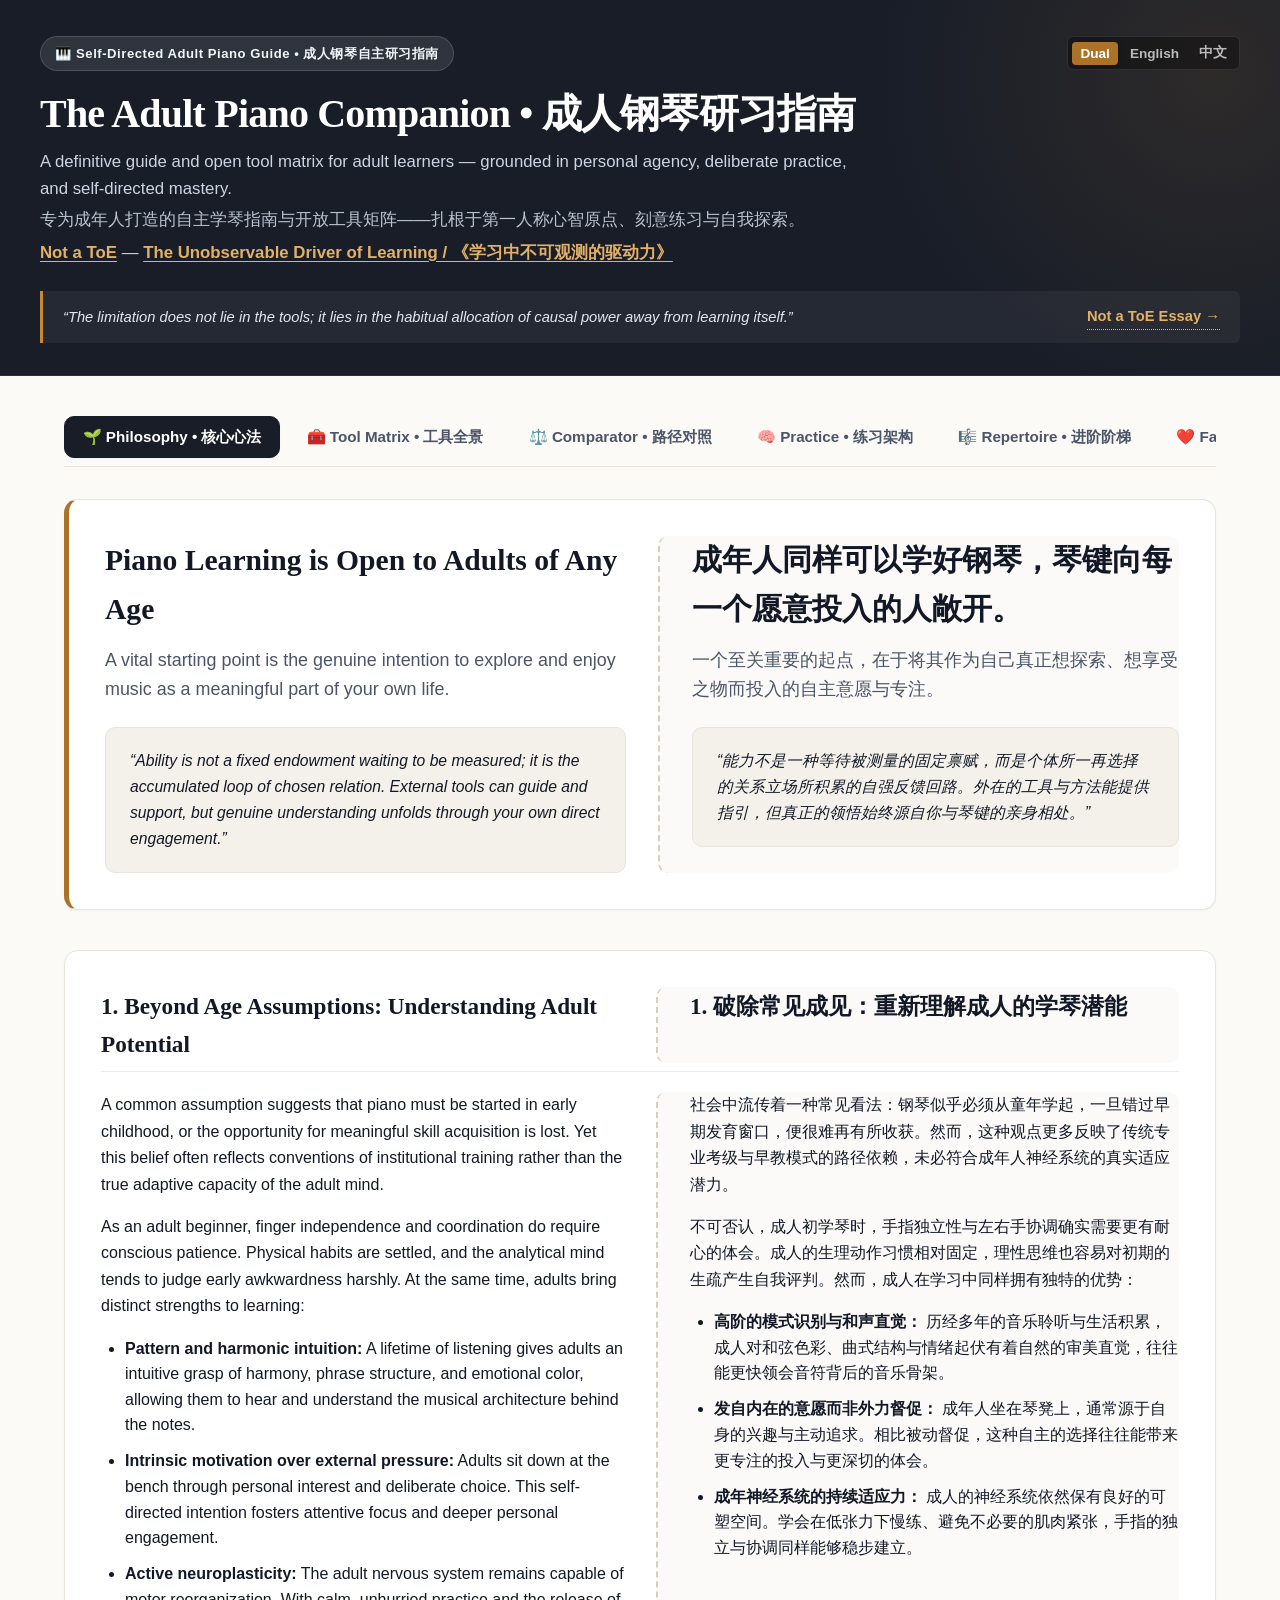
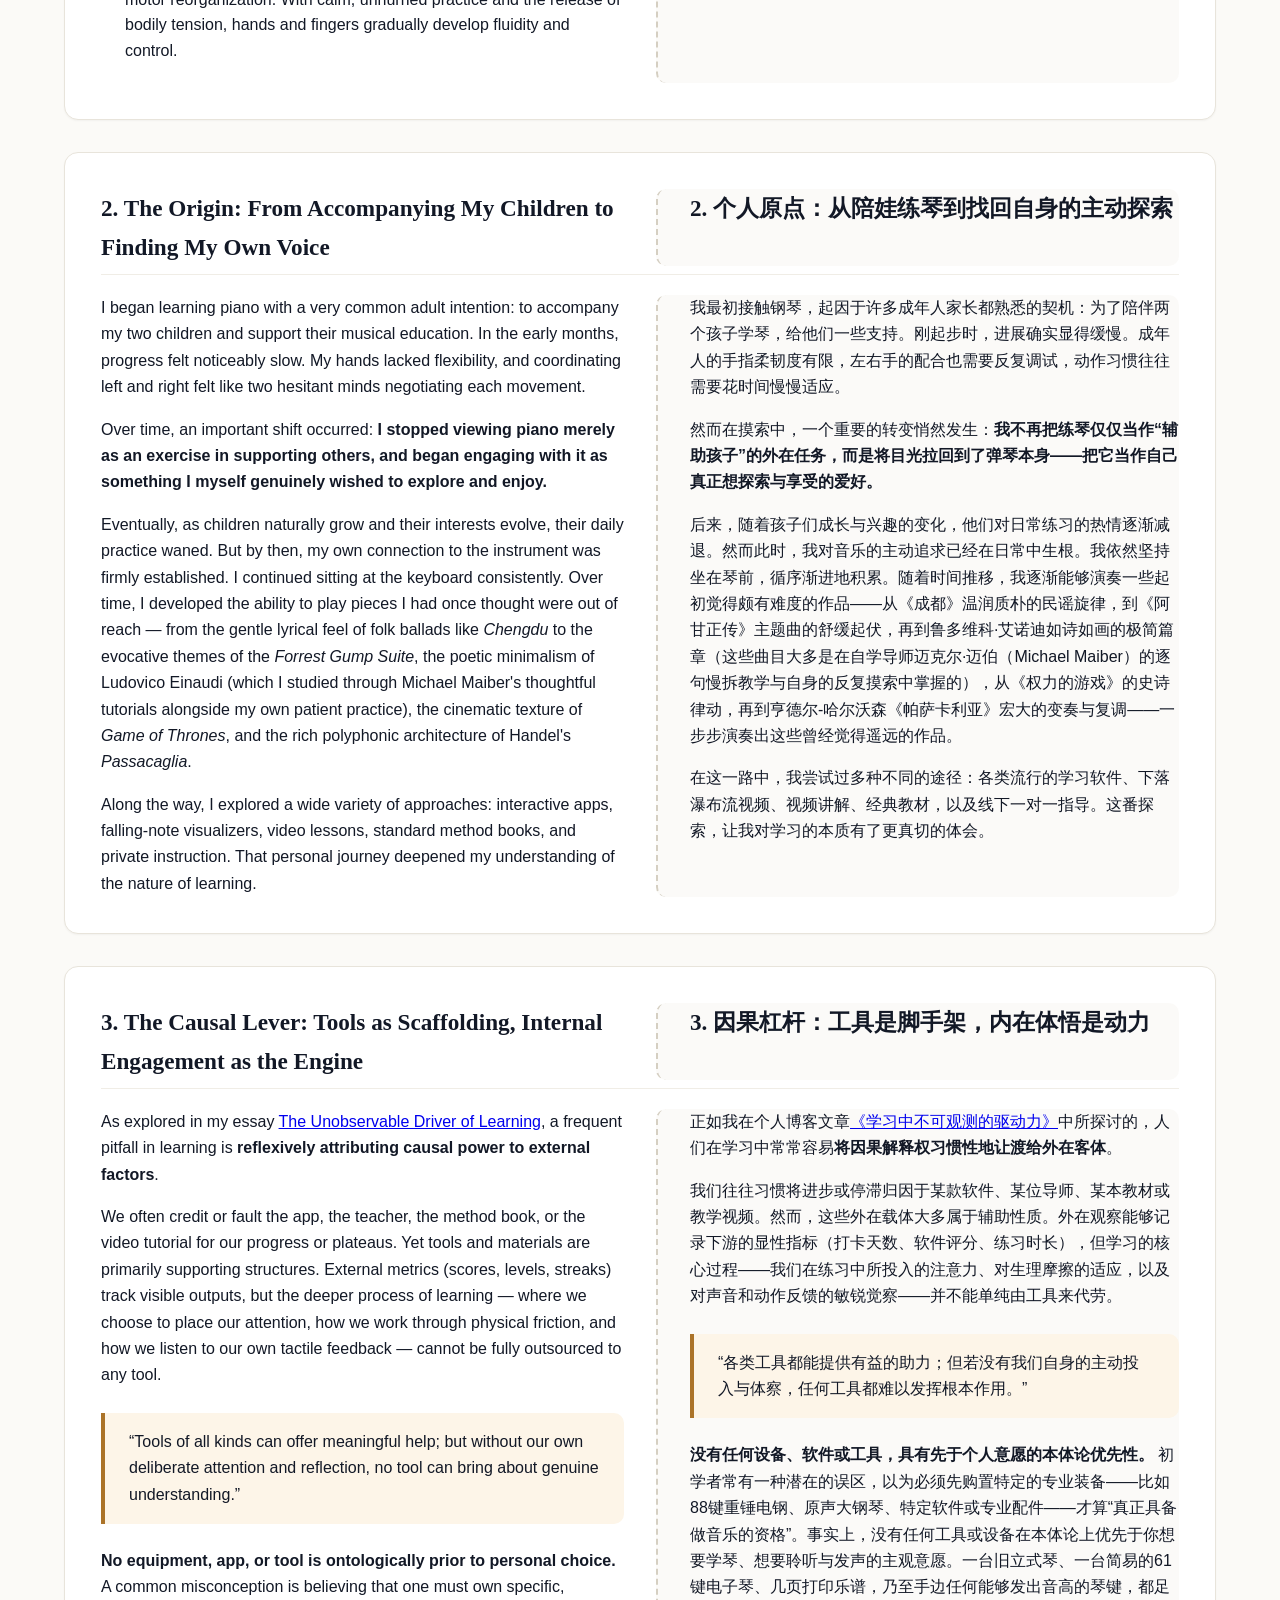
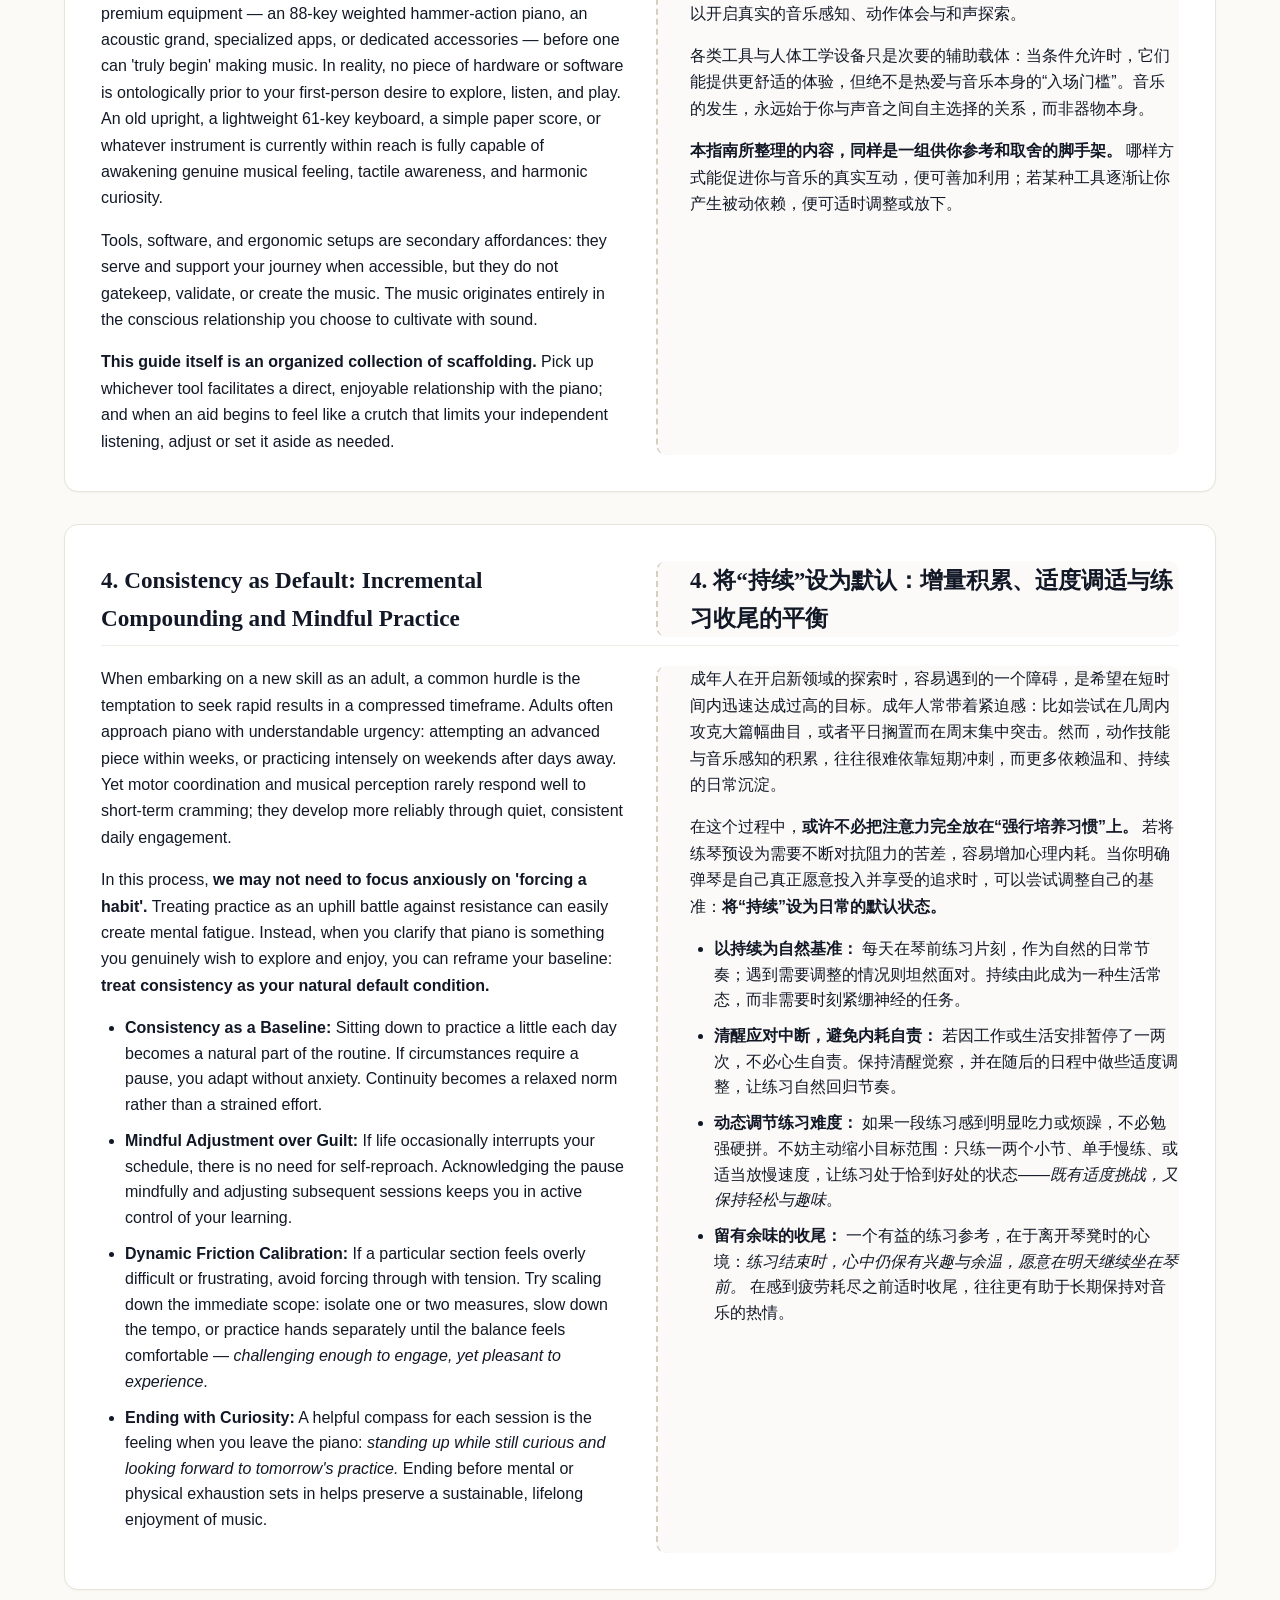
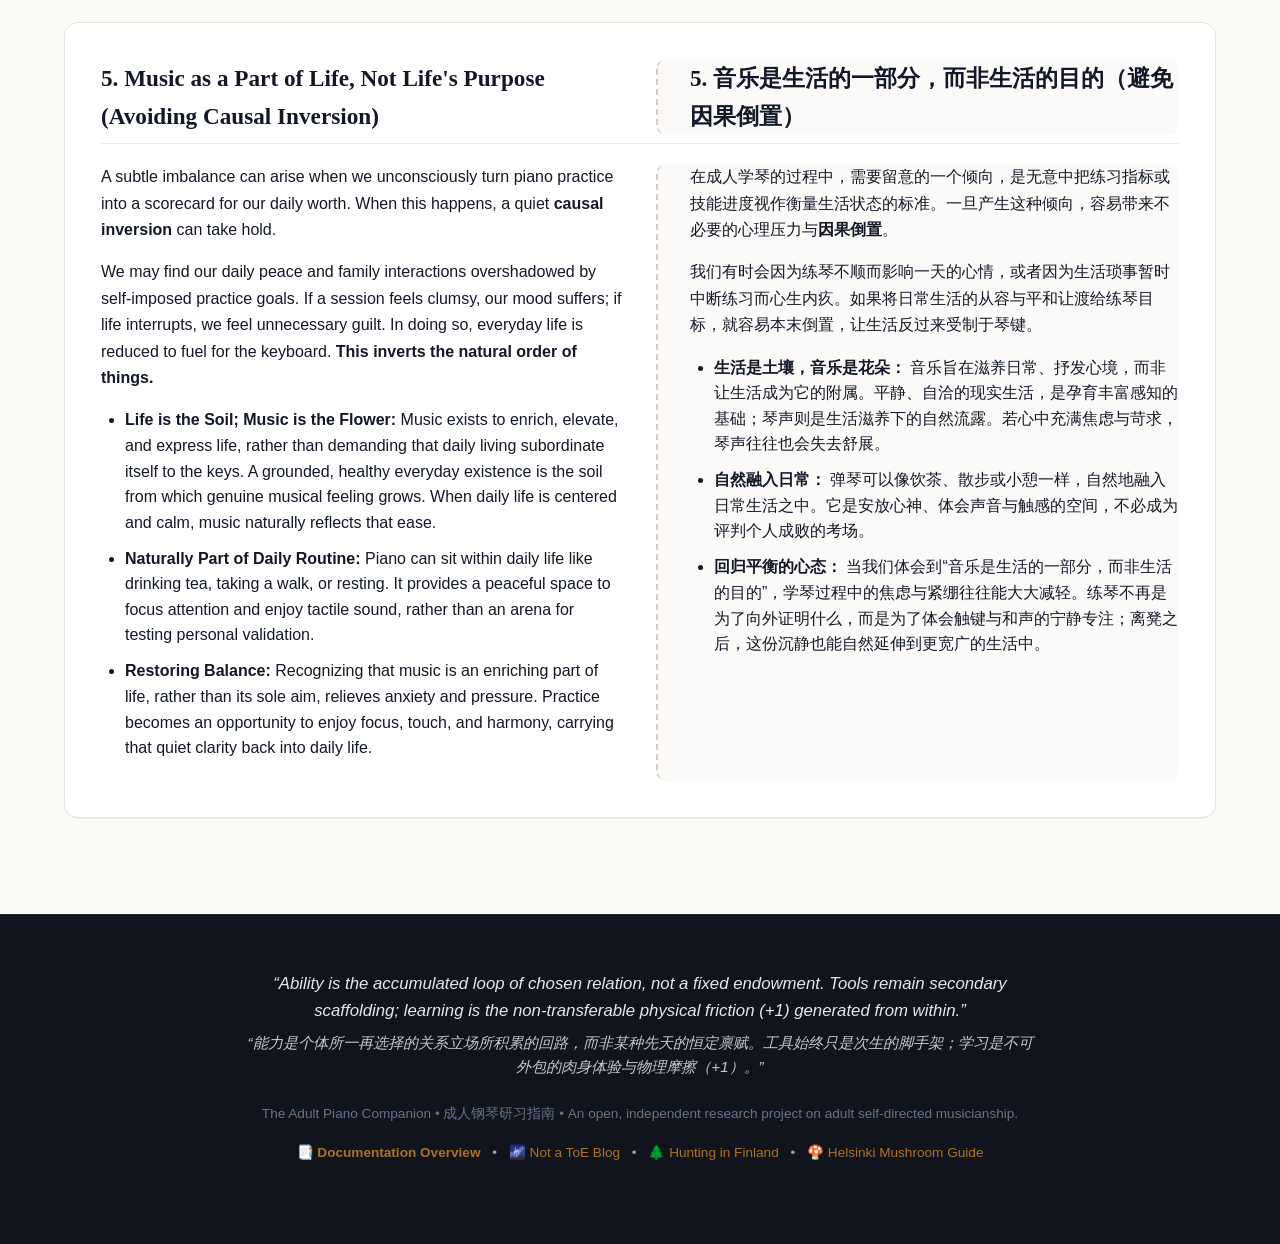
<file: index.html>
<!DOCTYPE html>
<html lang="en">
<head>
  <meta charset="UTF-8">
  <meta name="viewport" content="width=device-width, initial-scale=1.0">
  <title>The Adult Piano Companion • 成人钢琴研习指南与工具全景</title>
  <meta name="description" content="A definitive, minimal, and elegant guide to learning piano as an adult. Comprehensive tool matrix, trade-off comparisons, deliberate practice frameworks, and curated repertoire ladders grounded in personal agency.">
  <meta http-equiv="Cache-Control" content="no-cache, no-store, must-revalidate">
  <meta http-equiv="Pragma" content="no-cache">
  <meta http-equiv="Expires" content="0">
  <link rel="stylesheet" href="styles.css?v=20260910">
  <link rel="icon" href="data:image/svg+xml,<svg xmlns=%22http://www.w3.org/2000/svg%22 viewBox=%220 0 100 100%22><text y=%22.9em%22 font-size=%2290%22>🎹</text></svg>">
</head>
<body>

  <!-- Site Header -->
  <header id="site-header">
    <div class="header-container">
      <div class="header-top-bar">
        <span id="site-badge" class="site-badge">🎹 Self-Directed Adult Piano Guide</span>

        <!-- Language Switcher: Dual / English / 中文 -->
        <div class="lang-switcher-wrapper" aria-label="Language Mode">
          <div class="lang-row">
            <button class="lang-btn active" data-mode="dual">Dual</button>
            <button class="lang-btn" data-mode="en">English</button>
            <button class="lang-btn" data-mode="zh">中文</button>
          </div>
        </div>
      </div>

      <h1 id="site-title">The Adult Piano Companion</h1>
      <p id="site-subtitle">
        A definitive guide and open tool matrix for adult learners — grounded in personal agency, deliberate practice, and the living philosophy of self-directed mastery.
      </p>

      <!-- Ground Quote Bar -->
      <div class="ground-quote-bar">
        <span>“The limitation does not lie in the tools; it lies in the habitual allocation of causal power away from learning itself.”</span>
        <a href="https://powerpig99.github.io/not-a-toe/posts/the-unobservable-driver-of-learning/" target="_blank" rel="noopener noreferrer">Not a ToE Essay →</a>
      </div>
    </div>
  </header>

  <!-- Main Content -->
  <main>
    <!-- Navigation Tabs -->
    <div class="nav-tabs-wrapper">
      <nav class="nav-tabs" aria-label="Main Navigation">
        <button id="tab-btn-philosophy" class="tab-btn active" data-tab="philosophy">🌱 Philosophy & Ground</button>
        <button id="tab-btn-matrix" class="tab-btn" data-tab="matrix">🧰 Tool Matrix</button>
        <button id="tab-btn-comparator" class="tab-btn" data-tab="comparator">⚖️ Trade-off Comparator</button>
        <button id="tab-btn-practice" class="tab-btn" data-tab="practice">🧠 Practice Architecture</button>
        <button id="tab-btn-repertoire" class="tab-btn" data-tab="repertoire">🎼 Repertoire Ladder</button>
        <button id="tab-btn-favorites" class="tab-btn" data-tab="favorites">❤️ Resources I Enjoy</button>
      </nav>
    </div>

    <!-- TAB 1: Philosophy & Ground -->
    <section id="tab-philosophy" class="tab-pane active">
      <div id="philosophy-content">
        <!-- Rendered by app.js -->
      </div>
    </section>

    <!-- TAB 2: Tool Matrix -->
    <section id="tab-matrix" class="tab-pane">
      <div class="section-intro">
        <h2 id="matrix-section-title" class="section-title">Curated Tool & Resource Matrix</h2>
        <p id="matrix-section-subtitle" class="section-subtitle">As long as you want to learn, any equipment within reach can get you started; better equipment simply does a better job supporting your journey. Tools are always secondary to personal choice.</p>
      </div>

      <!-- Search & Filters -->
      <div class="controls-panel">
        <div class="search-box">
          <span class="search-icon">🔍</span>
          <input type="text" id="search-input" class="search-input" placeholder="Search by tool, book, app, author, technique, or keyword...">
        </div>

        <div class="filters-wrapper">
          <!-- Category Filter -->
          <div class="filter-row">
            <span class="filter-label">Category:</span>
            <div class="pill-group">
              <button id="filter-cat-all" class="pill-btn active" data-cat="all">All Categories</button>
              <button id="filter-cat-apps" class="pill-btn" data-cat="apps">Interactive Apps</button>
              <button id="filter-cat-scores" class="pill-btn" data-cat="scores">Sheet Music & Readers</button>
              <button id="filter-cat-theory" class="pill-btn" data-cat="theory">Ear Training & Theory</button>
              <button id="filter-cat-youtube" class="pill-btn" data-cat="youtube">YouTube Mentors</button>
              <button id="filter-cat-books" class="pill-btn" data-cat="books">Method Books & Literature</button>
              <button id="filter-cat-hardware" class="pill-btn" data-cat="hardware">Hardware & Ergonomics</button>
            </div>
          </div>

          <!-- Skill Level Filter -->
          <div class="filter-row">
            <span class="filter-label">Level:</span>
            <div class="pill-group">
              <button id="filter-level-all" class="pill-btn active" data-level="all">All Stages</button>
              <button id="filter-level-beginner" class="pill-btn" data-level="beginner">Absolute Beginner</button>
              <button id="filter-level-intermediate" class="pill-btn" data-level="intermediate">Intermediate</button>
              <button id="filter-level-advanced" class="pill-btn" data-level="advanced">Advanced</button>
            </div>
          </div>

          <!-- Cost Filter -->
          <div class="filter-row">
            <span class="filter-label">Cost:</span>
            <div class="pill-group">
              <button id="filter-cost-all" class="pill-btn active" data-cost="all">Any Cost</button>
              <button id="filter-cost-free" class="pill-btn" data-cost="free">Free / Open</button>
              <button id="filter-cost-paid" class="pill-btn" data-cost="paid">Paid / Sub</button>
            </div>
          </div>
        </div>
      </div>

      <!-- Results Meta -->
      <div class="tool-results-bar">
        <span id="tool-count">Showing 34 curated resources</span>
      </div>

      <!-- Tools Grid -->
      <div id="tool-grid" class="tool-grid">
        <!-- Rendered by app.js -->
      </div>
    </section>

    <!-- TAB 3: Trade-off Comparator -->
    <section id="tab-comparator" class="tab-pane">
      <div class="section-intro">
        <h2 id="comparator-section-title" class="section-title">Critical Trade-offs in Adult Piano Learning</h2>
        <p id="comparator-section-subtitle" class="section-subtitle">Tools and setups are secondary scaffolding. Compare alternatives honestly to find what supports your personal journey without making gear the deciding factor.</p>
      </div>
      <div id="comparator-content">
        <!-- Rendered by app.js -->
      </div>
    </section>

    <!-- TAB 4: Practice Architecture & Neuroplasticity -->
    <section id="tab-practice" class="tab-pane">
      <div class="section-intro">
        <h2 id="practice-section-title" class="section-title">Adult Neuroplasticity & Practice Architecture</h2>
        <p id="practice-section-subtitle" class="section-subtitle">Adults do not lack neurological adaptability; they benefit from deliberate, tension-free feedback loops and unhurried daily practice.</p>
      </div>
      <div id="practice-content">
        <!-- Rendered by app.js -->
      </div>
    </section>

    <!-- TAB 5: Repertoire Ladder -->
    <section id="tab-repertoire" class="tab-pane">
      <div class="section-intro">
        <h2 id="repertoire-section-title" class="section-title">Curated Adult Repertoire Ladder</h2>
        <p id="repertoire-section-subtitle" class="section-subtitle">Progressive musical milestones that respect adult sensibilities — from foundational coordination to expressive masterpieces like Chengdu, Forrest Gump, and Handel's Passacaglia.</p>
      </div>
      <div id="repertoire-content">
        <!-- Rendered by app.js -->
      </div>
    </section>

    <!-- TAB 6: Resources I Enjoy -->
    <section id="tab-favorites" class="tab-pane">
      <div class="section-intro">
        <h2 id="favorites-section-title" class="section-title">Resources I Enjoy & Aesthetic Inspirations</h2>
        <p id="favorites-section-subtitle" class="section-subtitle">Beyond mechanical drills lies the true wellspring of music: the artists, arrangements, and channels that sustain genuine aesthetic joy and fuel daily deliberate practice.</p>
      </div>
      <div id="favorites-content">
        <!-- Rendered by app.js -->
      </div>
    </section>
  </main>

  <!-- Tool Detail Modal Drawer -->
  <div id="tool-modal-overlay" class="modal-overlay" role="dialog" aria-modal="true">
    <div class="modal-content">
      <button id="tool-modal-close" class="modal-close-btn" aria-label="Close Modal">✕</button>
      <div id="tool-modal-body">
        <!-- Injected dynamically -->
      </div>
    </div>
  </div>

  <!-- Site Footer -->
  <footer id="site-footer">
    <div class="footer-container" style="max-width: 900px; margin: 0 auto;">
      <p id="footer-quote" class="footer-quote">
        “Ability is the accumulated loop of chosen relation, not a fixed endowment. Tools remain secondary scaffolding; learning is the non-transferable physical friction (+1) generated from within.”
      </p>
      <p id="footer-note" class="footer-note">
        The Adult Piano Companion • An open, independent research project on adult self-directed musicianship.
      </p>
      <p style="margin: 1rem 0; font-size: 0.85rem;">
        <a href="overview.html" style="color: var(--accent-bronze); text-decoration: none; margin: 0 0.5rem; font-weight: 600;">📑 Documentation Overview</a> •
        <a href="https://powerpig99.github.io/not-a-toe/" style="color: var(--accent-bronze); text-decoration: none; margin: 0 0.5rem;" target="_blank" rel="noopener">🌌 Not a ToE Blog</a> •
        <a href="https://powerpig99.github.io/hunting-in-finland/" style="color: var(--accent-bronze); text-decoration: none; margin: 0 0.5rem;" target="_blank" rel="noopener">🌲 Hunting in Finland</a> •
        <a href="https://powerpig99.github.io/helsinki-mushroom-guide/" style="color: var(--accent-bronze); text-decoration: none; margin: 0 0.5rem;" target="_blank" rel="noopener">🍄 Helsinki Mushroom Guide</a>
      </p>
    </div>
  </footer>

  <!-- Scripts -->
  <script src="i18n.js"></script>
  <script src="app.js"></script>
</body>
</html>
</file>
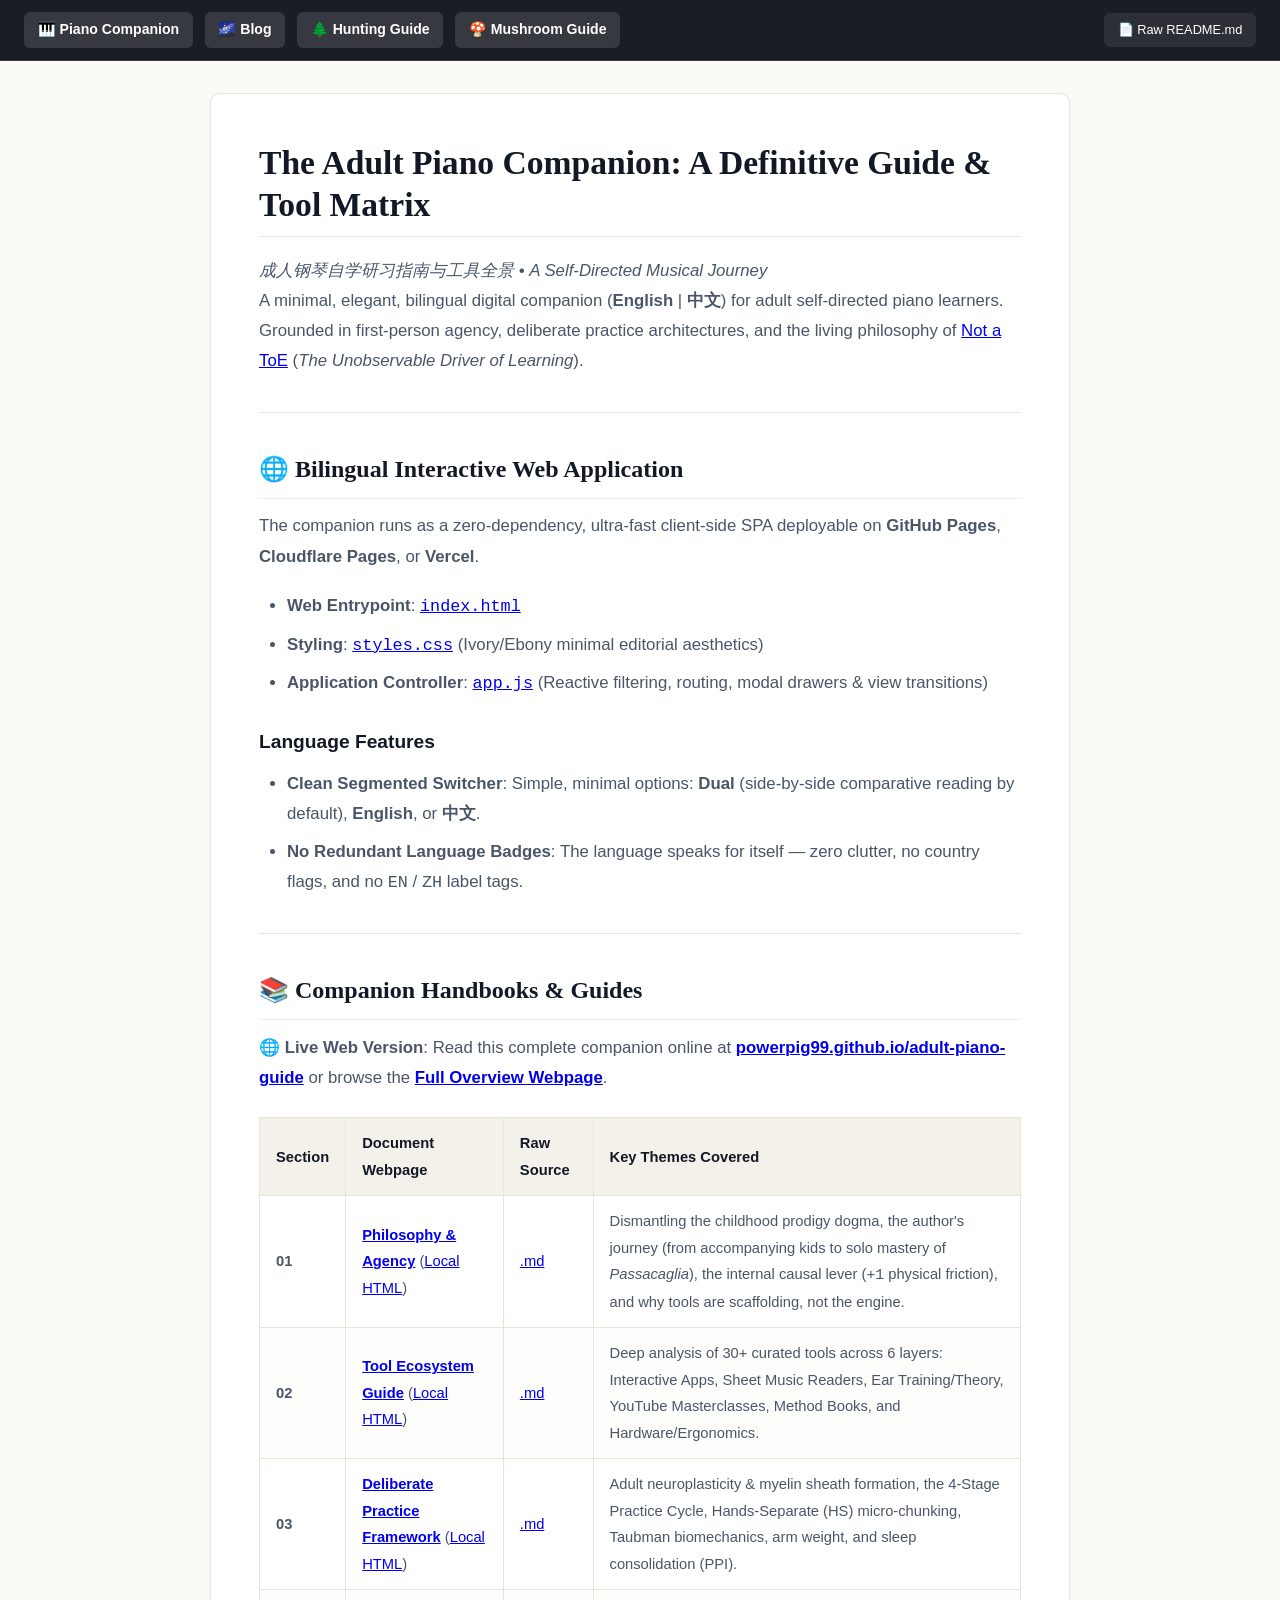
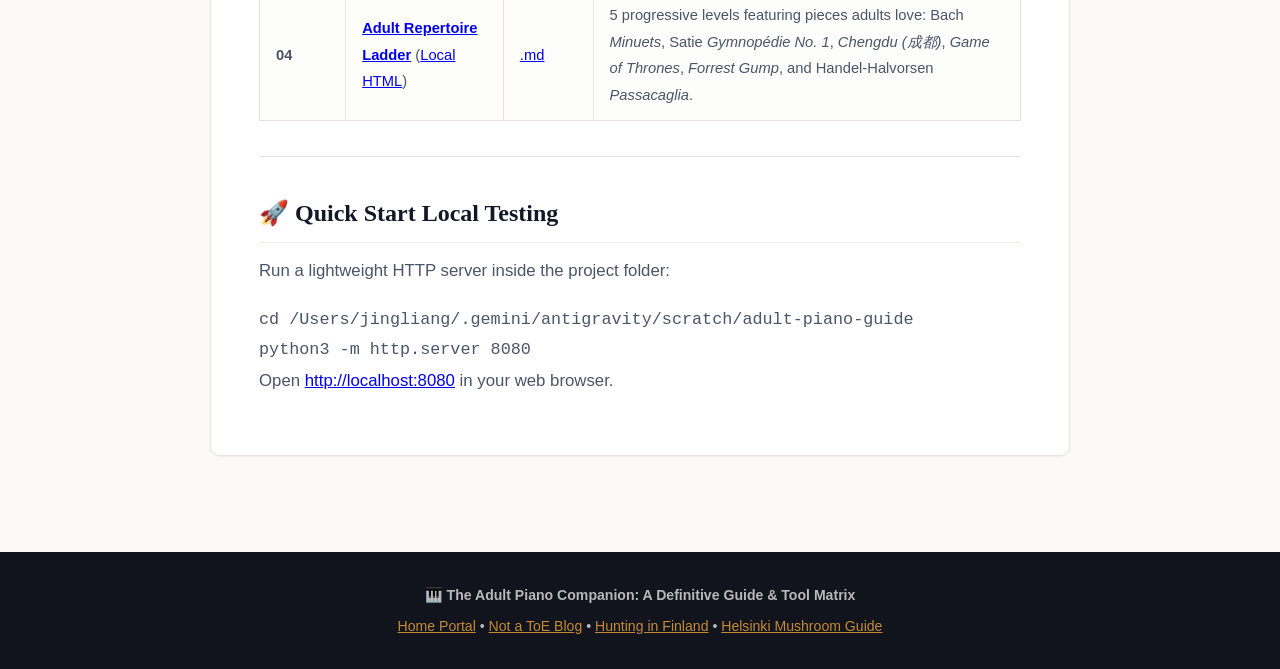
<file: overview.html>
<!DOCTYPE html>
<html lang="en">
<head>
  <meta charset="UTF-8">
  <meta name="viewport" content="width=device-width, initial-scale=1.0">
  <title>Overview & Complete Guide | The Adult Piano Companion (成人钢琴研习指南)</title>
  <link rel="stylesheet" href="styles.css">
  <style>
    body {
      background-color: var(--bg);
      color: var(--ink-primary);
      min-height: 100vh;
      display: flex;
      flex-direction: column;
      font-family: -apple-system, BlinkMacSystemFont, "Segoe UI", Roboto, Helvetica, Arial, "PingFang SC", "Hiragino Sans GB", "Microsoft YaHei", sans-serif;
    }
    .doc-sticky-header {
      position: sticky;
      top: 0;
      z-index: 100;
      background: rgba(17, 20, 28, 0.96);
      backdrop-filter: blur(12px);
      border-bottom: 1px solid rgba(255, 255, 255, 0.12);
      padding: 0.75rem 1.5rem;
      display: flex;
      align-items: center;
      justify-content: space-between;
      gap: 1rem;
      flex-wrap: wrap;
    }
    .doc-nav-left {
      display: flex;
      align-items: center;
      gap: 0.75rem;
      flex-wrap: wrap;
    }
    .doc-btn-back {
      color: #fff;
      text-decoration: none;
      display: inline-flex;
      align-items: center;
      gap: 0.4rem;
      font-weight: 600;
      font-size: 0.88rem;
      padding: 0.4rem 0.85rem;
      background: rgba(255, 255, 255, 0.12);
      border-radius: var(--radius-sm);
      transition: all 0.2s ease;
    }
    .doc-btn-back:hover {
      background: var(--accent-bronze);
      color: #fff;
      transform: translateX(-2px);
    }
    .doc-main-container {
      max-width: 900px;
      margin: 2rem auto;
      padding: 0 1.25rem 4rem;
      flex: 1;
      width: 100%;
    }
    .doc-card {
      background: var(--surface);
      border-radius: var(--radius-md);
      padding: 2.5rem 3rem;
      box-shadow: 0 1px 3px rgba(0,0,0,0.05);
      border: 1px solid var(--border);
    }
    .doc-content-area {
      line-height: 1.8;
      font-size: 1.05rem;
      color: var(--ink-secondary);
    }
    .doc-content-area h1 {
      font-size: 2.1rem;
      color: var(--ink-primary);
      margin-top: 0.5rem;
      margin-bottom: 1.2rem;
      line-height: 1.25;
      font-family: Georgia, Cambria, "Times New Roman", Times, serif;
      border-bottom: 1px solid var(--border);
      padding-bottom: 0.6rem;
    }
    .doc-content-area h2 {
      font-size: 1.5rem;
      color: var(--ink-primary);
      margin-top: 2.2rem;
      margin-bottom: 0.8rem;
      font-family: Georgia, Cambria, "Times New Roman", Times, serif;
      border-bottom: 1px solid var(--border-light);
      padding-bottom: 0.4rem;
    }
    .doc-content-area h3 {
      font-size: 1.2rem;
      color: var(--ink-primary);
      margin-top: 1.6rem;
      margin-bottom: 0.6rem;
    }
    .doc-content-area p {
      margin-bottom: 1.2rem;
    }
    .doc-content-area ul, .doc-content-area ol {
      margin-bottom: 1.3rem;
      padding-left: 1.75rem;
    }
    .doc-content-area li {
      margin-bottom: 0.45rem;
    }
    .table-container {
      width: 100%;
      overflow-x: auto;
      margin: 1.5rem 0;
    }
    table {
      width: 100%;
      border-collapse: collapse;
      font-size: 0.92rem;
    }
    th, td {
      border: 1px solid var(--border);
      padding: 0.75rem 1rem;
      text-align: left;
    }
    th {
      background: var(--bg-subtle);
      font-weight: 700;
      color: var(--ink-primary);
    }
    tr:nth-child(even) td {
      background: #fdfdfb;
    }
    hr {
      border: 0;
      border-top: 1px solid var(--border);
      margin: 2.2rem 0;
    }
  </style>
</head>
<body>

  <header class="doc-sticky-header">
    <div class="doc-nav-left">
      <a href="index.html" class="doc-btn-back">🎹 Piano Companion</a>
      <a href="https://powerpig99.github.io/not-a-toe/" class="doc-btn-back" target="_blank" rel="noopener" title="Author Blog (Not a ToE)">🌌 Blog</a>
      <a href="https://powerpig99.github.io/hunting-in-finland/" class="doc-btn-back" target="_blank" rel="noopener" title="Companion Guide: Hunting in Finland">🌲 Hunting Guide</a>
      <a href="https://powerpig99.github.io/helsinki-mushroom-guide/" class="doc-btn-back" target="_blank" rel="noopener" title="Companion Guide: Helsinki Mushroom Guide">🍄 Mushroom Guide</a>
    </div>
    <div>
      <a href="README.md" class="doc-btn-back" target="_blank" style="background:rgba(255,255,255,0.08); font-weight:normal; font-size:0.8rem;">📄 Raw README.md</a>
    </div>
  </header>

  <main class="doc-main-container">
    <article class="doc-card">
      <div class="doc-content-area">
        <h1>The Adult Piano Companion: A Definitive Guide & Tool Matrix</h1>
<em>成人钢琴自学研习指南与工具全景 • A Self-Directed Musical Journey</em>

<p>A minimal, elegant, bilingual digital companion (<strong>English</strong> | <strong>中文</strong>) for adult self-directed piano learners. Grounded in first-person agency, deliberate practice architectures, and the living philosophy of <a href="https://powerpig99.github.io/not-a-toe/" rel="noopener noreferrer">Not a ToE</a> (<em>The Unobservable Driver of Learning</em>).</p>

<hr>

<h2>🌐 Bilingual Interactive Web Application</h2>

<p>The companion runs as a zero-dependency, ultra-fast client-side SPA deployable on <strong>GitHub Pages</strong>, <strong>Cloudflare Pages</strong>, or <strong>Vercel</strong>.</p>

<ul>
  <li><strong>Web Entrypoint</strong>: <a href="index.html" rel="noopener noreferrer"><code>index.html</code></a></li>
  <li><strong>Styling</strong>: <a href="styles.css" rel="noopener noreferrer"><code>styles.css</code></a> (Ivory/Ebony minimal editorial aesthetics)</li>
  <li><strong>Application Controller</strong>: <a href="app.js" rel="noopener noreferrer"><code>app.js</code></a> (Reactive filtering, routing, modal drawers & view transitions)</li>
</ul>

<h3>Language Features</h3>
<ul>
  <li><strong>Clean Segmented Switcher</strong>: Simple, minimal options: <strong>Dual</strong> (side-by-side comparative reading by default), <strong>English</strong>, or <strong>中文</strong>.</li>
  <li><strong>No Redundant Language Badges</strong>: The language speaks for itself — zero clutter, no country flags, and no <code>EN</code> / <code>ZH</code> label tags.</li>
</ul>

<hr>

<h2>📚 Companion Handbooks & Guides</h2>

<blockquote>🌐 <strong>Live Web Version</strong>: Read this complete companion online at <a href="https://powerpig99.github.io/adult-piano-guide/" rel="noopener noreferrer"><strong>powerpig99.github.io/adult-piano-guide</strong></a> or browse the <a href="overview.html" rel="noopener noreferrer"><strong>Full Overview Webpage</strong></a>.</blockquote>

<div class="table-container"><table><thead><tr><th>Section</th><th>Document Webpage</th><th>Raw Source</th><th>Key Themes Covered</th></tr></thead><tbody><tr><td><strong>01</strong></td><td><a href="https://powerpig99.github.io/adult-piano-guide/docs/01_philosophy_and_agency.html" rel="noopener noreferrer"><strong>Philosophy & Agency</strong></a> (<a href="docs/01_philosophy_and_agency.html" rel="noopener noreferrer">Local HTML</a>)</td><td><a href="docs/01_philosophy_and_agency.html" rel="noopener noreferrer">.md</a></td><td>Dismantling the childhood prodigy dogma, the author's journey (from accompanying kids to solo mastery of <em>Passacaglia</em>), the internal causal lever (<code>+1</code> physical friction), and why tools are scaffolding, not the engine.</td></tr><tr><td><strong>02</strong></td><td><a href="https://powerpig99.github.io/adult-piano-guide/docs/02_tool_ecosystem_guide.html" rel="noopener noreferrer"><strong>Tool Ecosystem Guide</strong></a> (<a href="docs/02_tool_ecosystem_guide.html" rel="noopener noreferrer">Local HTML</a>)</td><td><a href="docs/02_tool_ecosystem_guide.html" rel="noopener noreferrer">.md</a></td><td>Deep analysis of 30+ curated tools across 6 layers: Interactive Apps, Sheet Music Readers, Ear Training/Theory, YouTube Masterclasses, Method Books, and Hardware/Ergonomics.</td></tr><tr><td><strong>03</strong></td><td><a href="https://powerpig99.github.io/adult-piano-guide/docs/03_deliberate_practice_framework.html" rel="noopener noreferrer"><strong>Deliberate Practice Framework</strong></a> (<a href="docs/03_deliberate_practice_framework.html" rel="noopener noreferrer">Local HTML</a>)</td><td><a href="docs/03_deliberate_practice_framework.html" rel="noopener noreferrer">.md</a></td><td>Adult neuroplasticity & myelin sheath formation, the 4-Stage Practice Cycle, Hands-Separate (HS) micro-chunking, Taubman biomechanics, arm weight, and sleep consolidation (PPI).</td></tr><tr><td><strong>04</strong></td><td><a href="https://powerpig99.github.io/adult-piano-guide/docs/04_adult_repertoire_ladder.html" rel="noopener noreferrer"><strong>Adult Repertoire Ladder</strong></a> (<a href="docs/04_adult_repertoire_ladder.html" rel="noopener noreferrer">Local HTML</a>)</td><td><a href="docs/04_adult_repertoire_ladder.html" rel="noopener noreferrer">.md</a></td><td>5 progressive levels featuring pieces adults love: Bach <em>Minuets</em>, Satie <em>Gymnopédie No. 1</em>, <em>Chengdu (成都)</em>, <em>Game of Thrones</em>, <em>Forrest Gump</em>, and Handel-Halvorsen <em>Passacaglia</em>.</td></tr></tbody></table></div>
<hr>

<h2>🚀 Quick Start Local Testing</h2>

<p>Run a lightweight HTTP server inside the project folder:</p>

<pre><code class="language-bash">cd /Users/jingliang/.gemini/antigravity/scratch/adult-piano-guide
python3 -m http.server 8080
</code></pre>

<p>Open <a href="http://localhost:8080" rel="noopener noreferrer">http://localhost:8080</a> in your web browser.</p>
      </div>
    </article>
  </main>

  <footer style="background:var(--piano-black); color:rgba(255,255,255,0.7); text-align:center; padding:2rem 1rem; font-size:0.88rem;">
    <p>🎹 <strong>The Adult Piano Companion: A Definitive Guide & Tool Matrix</strong></p>
    <p style="margin-top:0.5rem;">
      <a href="index.html" style="color:var(--accent-gold);">Home Portal</a> • 
      <a href="https://powerpig99.github.io/not-a-toe/" style="color:var(--accent-gold);" target="_blank" rel="noopener">Not a ToE Blog</a> • 
      <a href="https://powerpig99.github.io/hunting-in-finland/" style="color:var(--accent-gold);" target="_blank" rel="noopener">Hunting in Finland</a> • 
      <a href="https://powerpig99.github.io/helsinki-mushroom-guide/" style="color:var(--accent-gold);" target="_blank" rel="noopener">Helsinki Mushroom Guide</a>
    </p>
  </footer>

</body>
</html>
</file>
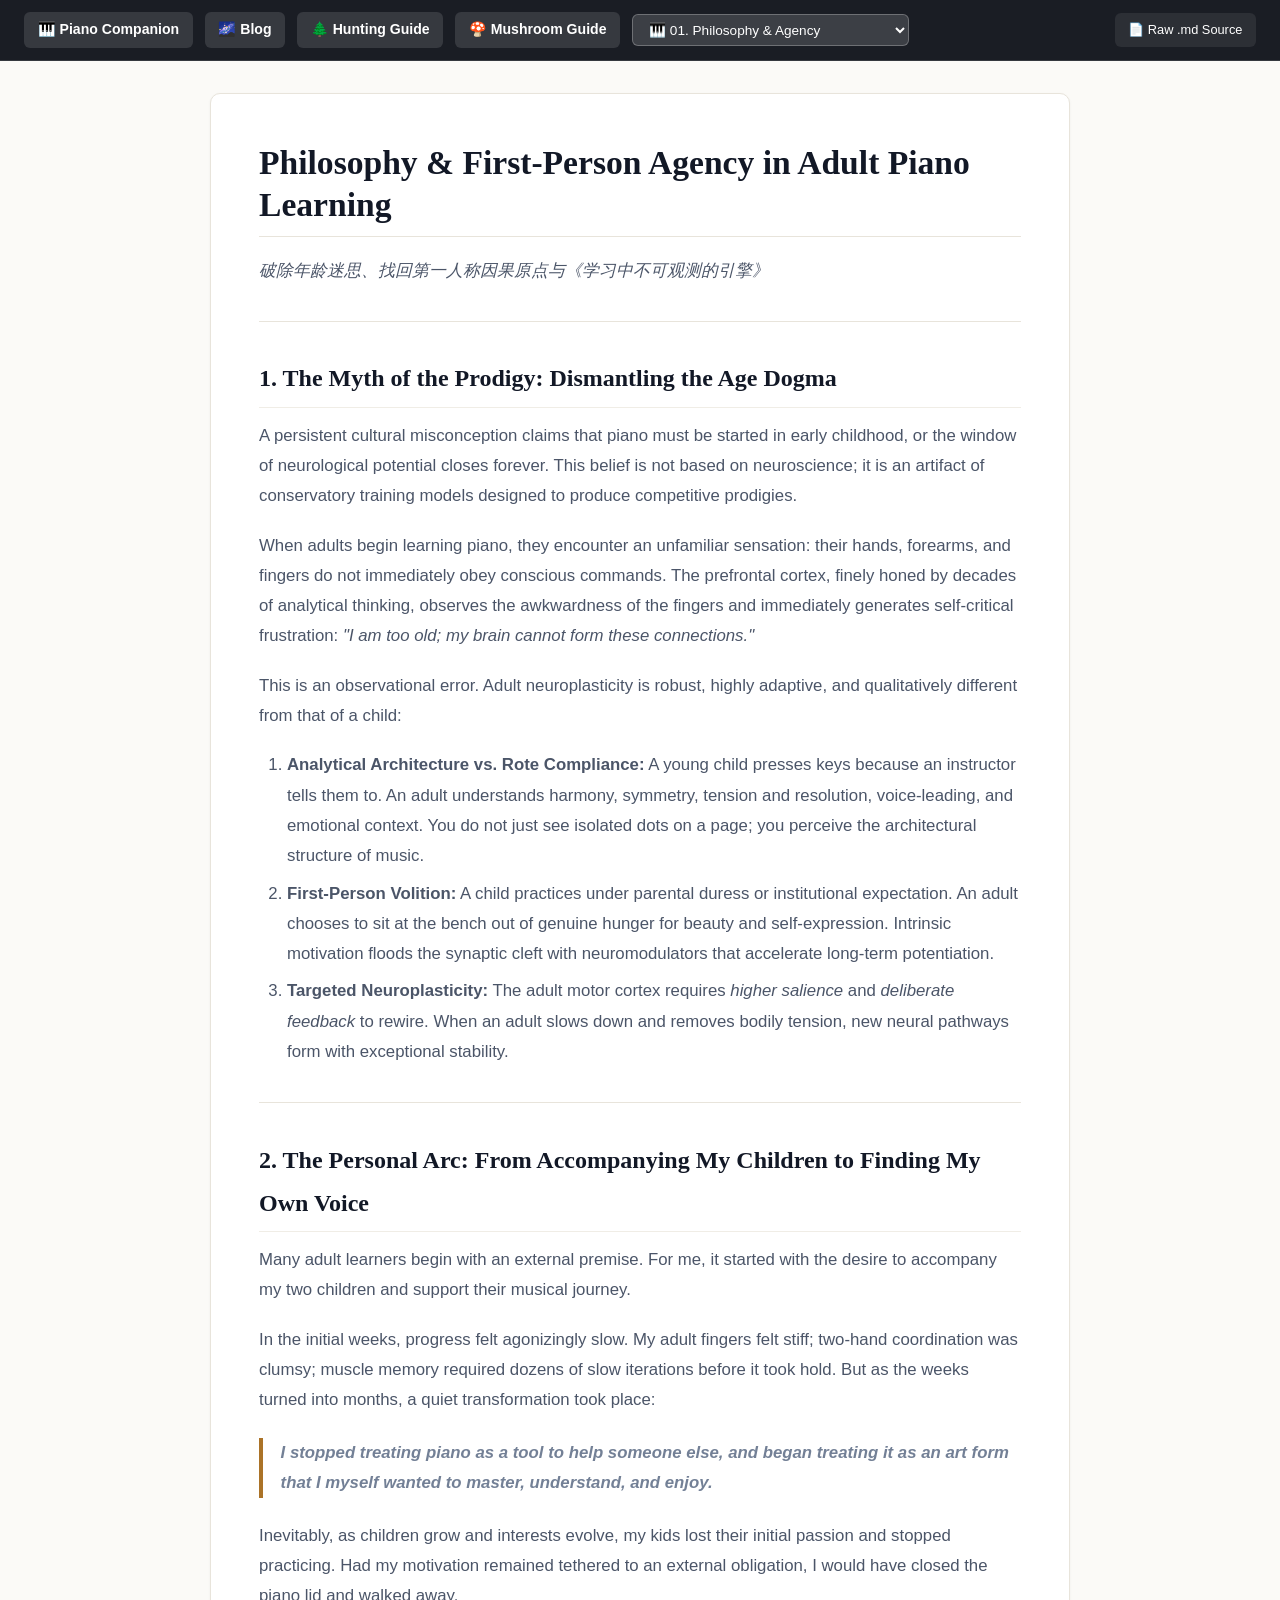
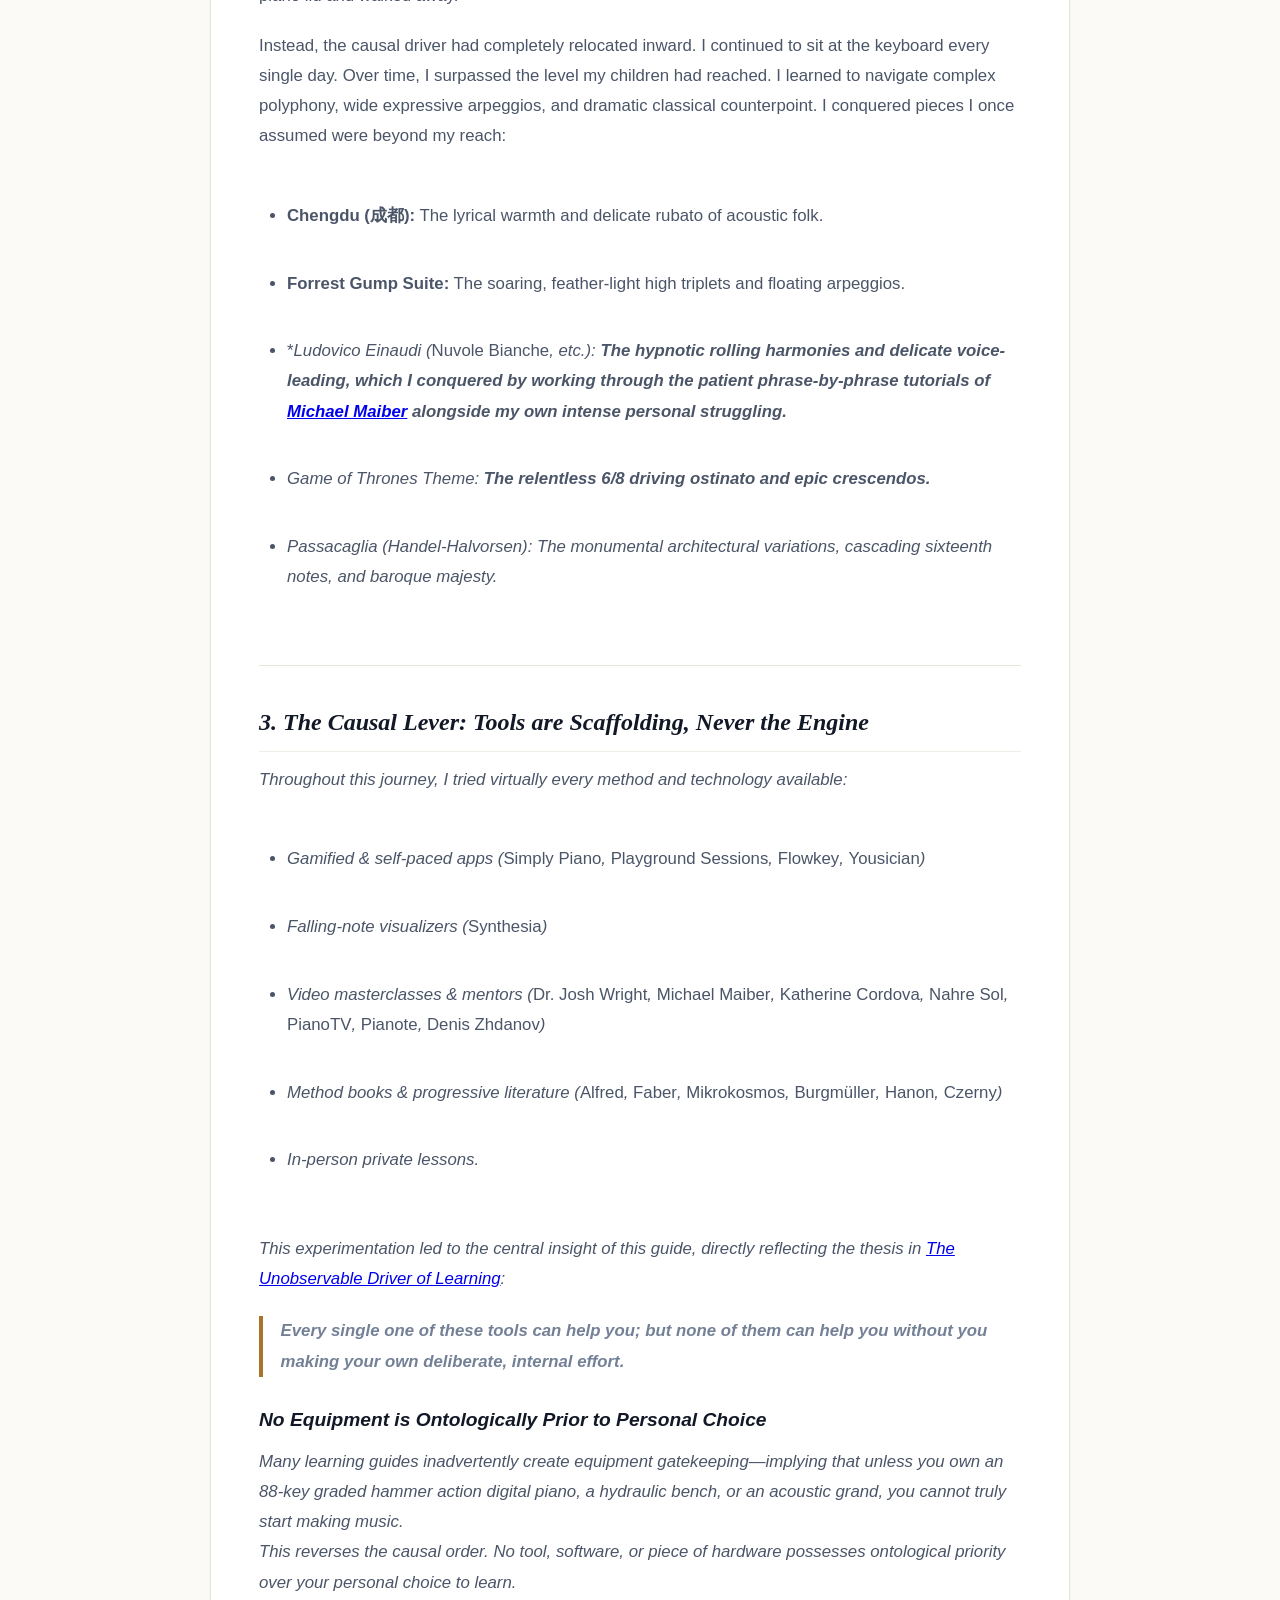
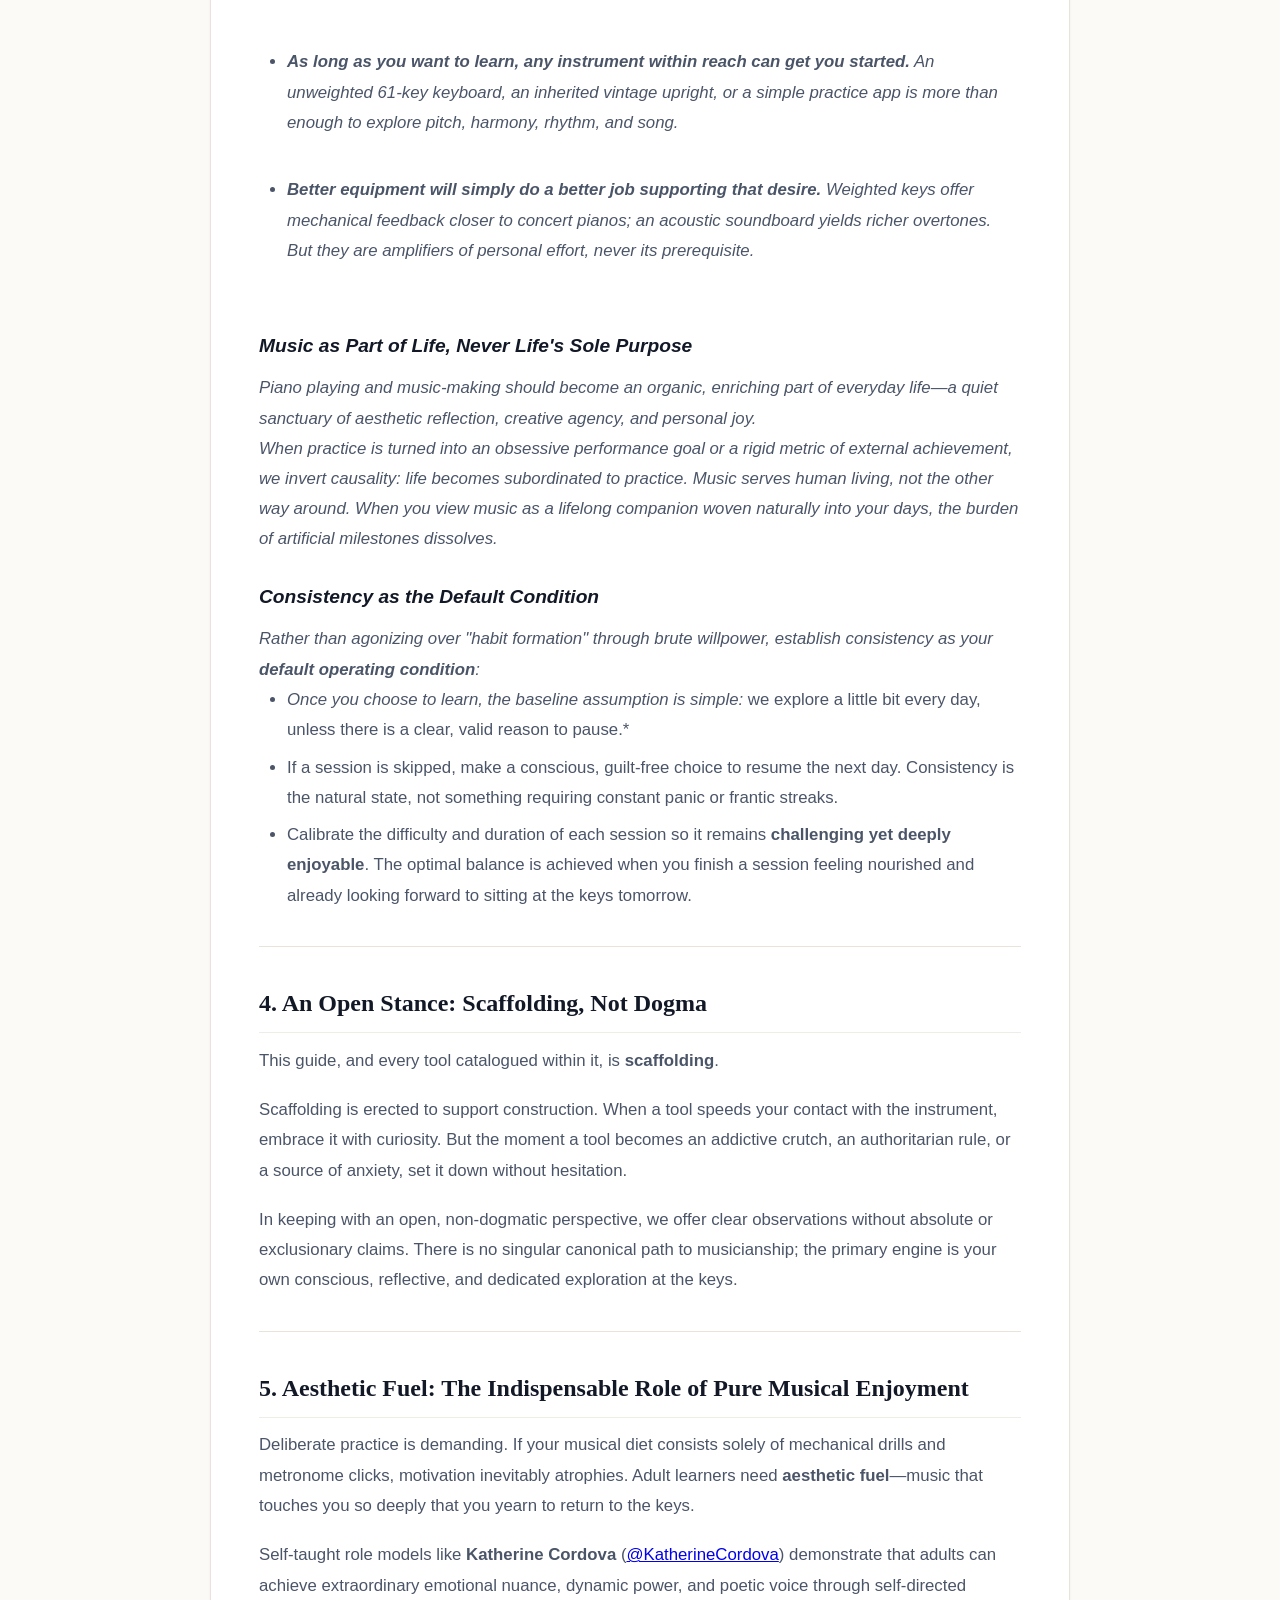
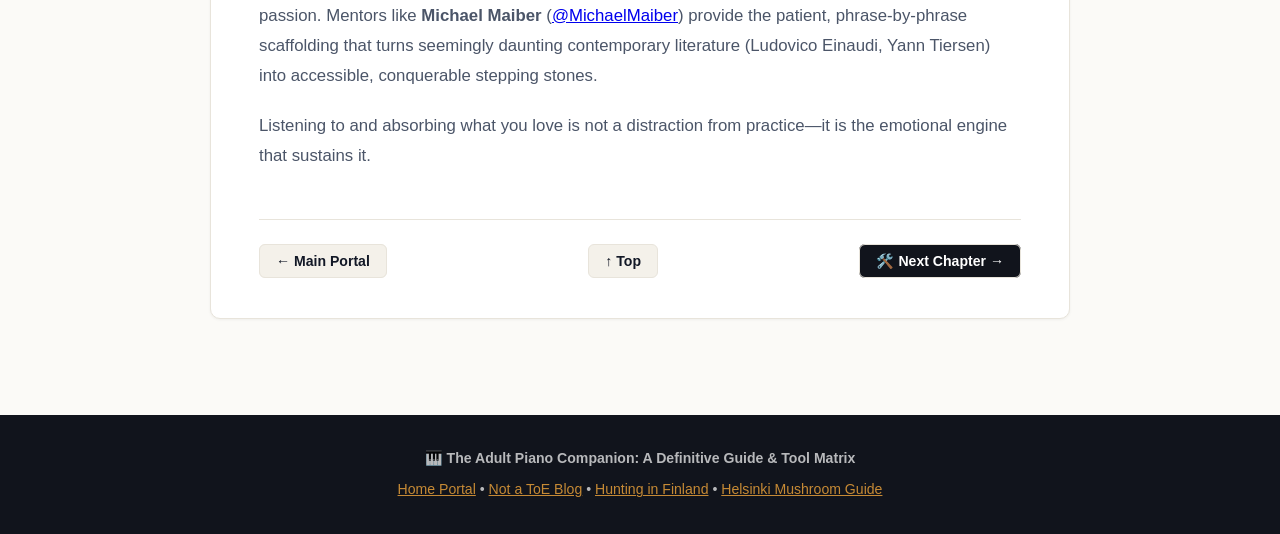
<file: docs/01_philosophy_and_agency.html>
<!DOCTYPE html>
<html lang="en">
<head>
  <meta charset="UTF-8">
  <meta name="viewport" content="width=device-width, initial-scale=1.0">
  <title>01. Philosophy & Agency | The Adult Piano Companion</title>
  <link rel="stylesheet" href="../styles.css">
  <style>
    body {
      background-color: var(--bg);
      color: var(--ink-primary);
      min-height: 100vh;
      display: flex;
      flex-direction: column;
      font-family: -apple-system, BlinkMacSystemFont, "Segoe UI", Roboto, Helvetica, Arial, "PingFang SC", "Hiragino Sans GB", "Microsoft YaHei", sans-serif;
    }
    .doc-sticky-header {
      position: sticky;
      top: 0;
      z-index: 100;
      background: rgba(17, 20, 28, 0.96);
      backdrop-filter: blur(12px);
      border-bottom: 1px solid rgba(255, 255, 255, 0.12);
      padding: 0.75rem 1.5rem;
      display: flex;
      align-items: center;
      justify-content: space-between;
      gap: 1rem;
      flex-wrap: wrap;
    }
    .doc-nav-left {
      display: flex;
      align-items: center;
      gap: 0.75rem;
      flex-wrap: wrap;
    }
    .doc-btn-back {
      color: #fff;
      text-decoration: none;
      display: inline-flex;
      align-items: center;
      gap: 0.4rem;
      font-weight: 600;
      font-size: 0.88rem;
      padding: 0.4rem 0.85rem;
      background: rgba(255, 255, 255, 0.12);
      border-radius: var(--radius-sm);
      transition: all 0.2s ease;
    }
    .doc-btn-back:hover {
      background: var(--accent-bronze);
      color: #fff;
      transform: translateX(-2px);
    }
    .doc-select {
      background: rgba(255, 255, 255, 0.15);
      color: #fff;
      border: 1px solid rgba(255, 255, 255, 0.25);
      padding: 0.4rem 0.75rem;
      border-radius: var(--radius-sm);
      font-size: 0.85rem;
      cursor: pointer;
      outline: none;
      max-width: 320px;
    }
    .doc-select option {
      background: #11141c;
      color: #fff;
    }
    .doc-main-container {
      max-width: 900px;
      margin: 2rem auto;
      padding: 0 1.25rem 4rem;
      flex: 1;
      width: 100%;
    }
    .doc-card {
      background: var(--surface);
      border-radius: var(--radius-md);
      padding: 2.5rem 3rem;
      box-shadow: 0 1px 3px rgba(0,0,0,0.05);
      border: 1px solid var(--border);
    }
    .doc-content-area {
      line-height: 1.8;
      font-size: 1.05rem;
      color: var(--ink-secondary);
    }
    .doc-content-area h1 {
      font-size: 2.1rem;
      color: var(--ink-primary);
      margin-top: 0.5rem;
      margin-bottom: 1.2rem;
      line-height: 1.25;
      font-family: Georgia, Cambria, "Times New Roman", Times, serif;
      border-bottom: 1px solid var(--border);
      padding-bottom: 0.6rem;
    }
    .doc-content-area h2 {
      font-size: 1.5rem;
      color: var(--ink-primary);
      margin-top: 2.2rem;
      margin-bottom: 0.8rem;
      font-family: Georgia, Cambria, "Times New Roman", Times, serif;
      border-bottom: 1px solid var(--border-light);
      padding-bottom: 0.4rem;
    }
    .doc-content-area h3 {
      font-size: 1.2rem;
      color: var(--ink-primary);
      margin-top: 1.6rem;
      margin-bottom: 0.6rem;
    }
    .doc-content-area p {
      margin-bottom: 1.2rem;
    }
    .doc-content-area ul, .doc-content-area ol {
      margin-bottom: 1.3rem;
      padding-left: 1.75rem;
    }
    .doc-content-area li {
      margin-bottom: 0.45rem;
    }
    .table-container {
      width: 100%;
      overflow-x: auto;
      margin: 1.5rem 0;
    }
    table {
      width: 100%;
      border-collapse: collapse;
      font-size: 0.92rem;
    }
    th, td {
      border: 1px solid var(--border);
      padding: 0.75rem 1rem;
      text-align: left;
    }
    th {
      background: var(--bg-subtle);
      font-weight: 700;
      color: var(--ink-primary);
    }
    tr:nth-child(even) td {
      background: #fdfdfb;
    }
    .piano-alert {
      padding: 1rem 1.25rem;
      border-radius: var(--radius-sm);
      margin: 1.5rem 0;
      font-size: 0.95rem;
      line-height: 1.55;
      background-color: var(--accent-bronze-light);
      border-left: 4px solid var(--accent-bronze);
      color: var(--accent-bronze-dark);
    }
    pre {
      background: var(--piano-ebony);
      color: var(--piano-ivory);
      padding: 1rem 1.25rem;
      border-radius: var(--radius-sm);
      overflow-x: auto;
      font-size: 0.88rem;
      margin: 1.25rem 0;
    }
    code {
      font-family: ui-monospace, SFMono-Regular, Menlo, Monaco, Consolas, monospace;
      background: rgba(0,0,0,0.05);
      padding: 0.15rem 0.35rem;
      border-radius: 4px;
      font-size: 0.88em;
    }
    blockquote {
      border-left: 4px solid var(--accent-bronze);
      padding-left: 1.1rem;
      margin: 1.4rem 0;
      color: var(--ink-muted);
      font-style: italic;
    }
    hr {
      border: 0;
      border-top: 1px solid var(--border);
      margin: 2.2rem 0;
    }
    .doc-footer-nav {
      display: flex;
      justify-content: space-between;
      align-items: center;
      margin-top: 3rem;
      padding-top: 1.5rem;
      border-top: 1px solid var(--border);
      flex-wrap: wrap;
      gap: 1rem;
    }
    .doc-nav-btn {
      padding: 0.5rem 1rem;
      border-radius: var(--radius-sm);
      font-weight: 600;
      font-size: 0.88rem;
      text-decoration: none;
      background: var(--bg-subtle);
      border: 1px solid var(--border);
      color: var(--ink-primary);
      transition: all 0.2s ease;
    }
    .doc-nav-btn:hover {
      background: var(--accent-bronze);
      color: #fff;
    }
    .doc-nav-btn.primary {
      background: var(--piano-black);
      color: #fff;
    }
    .doc-nav-btn.primary:hover {
      background: var(--accent-bronze);
    }
    @media (max-width: 768px) {
      .doc-card {
        padding: 1.5rem;
      }
      .doc-content-area h1 {
        font-size: 1.6rem;
      }
    }
  </style>
</head>
<body>

  <!-- Sticky Header Bar -->
  <header class="doc-sticky-header">
    <div class="doc-nav-left">
      <a href="../index.html" class="doc-btn-back">🎹 Piano Companion</a>
      <a href="https://powerpig99.github.io/not-a-toe/" class="doc-btn-back" target="_blank" rel="noopener" title="Author Blog (Not a ToE)">🌌 Blog</a>
      <a href="https://powerpig99.github.io/hunting-in-finland/" class="doc-btn-back" target="_blank" rel="noopener" title="Companion Guide: Hunting in Finland">🌲 Hunting Guide</a>
      <a href="https://powerpig99.github.io/helsinki-mushroom-guide/" class="doc-btn-back" target="_blank" rel="noopener" title="Companion Guide: Helsinki Mushroom Guide">🍄 Mushroom Guide</a>
      <select class="doc-select" onchange="if(this.value) window.location.href=this.value" aria-label="Jump to Chapter">
        
    <option value="01_philosophy_and_agency.html" selected>
      🎹 01. Philosophy & Agency
    </option>
  
    <option value="02_tool_ecosystem_guide.html" >
      🛠️ 02. Tool Ecosystem Guide
    </option>
  
    <option value="03_deliberate_practice_framework.html" >
      🧠 03. Deliberate Practice Framework
    </option>
  
    <option value="04_adult_repertoire_ladder.html" >
      🎼 04. Adult Repertoire Ladder
    </option>
  
      </select>
    </div>
    <div>
      <a href="01_philosophy_and_agency.md" class="doc-btn-back" target="_blank" style="background:rgba(255,255,255,0.08); font-weight:normal; font-size:0.8rem;">📄 Raw .md Source</a>
    </div>
  </header>

  <!-- Main Content -->
  <main class="doc-main-container">
    <article class="doc-card">
      <div class="doc-content-area">
        <h1>Philosophy & First-Person Agency in Adult Piano Learning</h1>
<em>破除年龄迷思、找回第一人称因果原点与《学习中不可观测的引擎》</em>

<hr>

<h2>1. The Myth of the Prodigy: Dismantling the Age Dogma</h2>

<p>A persistent cultural misconception claims that piano must be started in early childhood, or the window of neurological potential closes forever. This belief is not based on neuroscience; it is an artifact of conservatory training models designed to produce competitive prodigies.</p>

<p>When adults begin learning piano, they encounter an unfamiliar sensation: their hands, forearms, and fingers do not immediately obey conscious commands. The prefrontal cortex, finely honed by decades of analytical thinking, observes the awkwardness of the fingers and immediately generates self-critical frustration: <em>"I am too old; my brain cannot form these connections."</em></p>

<p>This is an observational error. Adult neuroplasticity is robust, highly adaptive, and qualitatively different from that of a child:</p>

<ol>
  <li><strong>Analytical Architecture vs. Rote Compliance:</strong> A young child presses keys because an instructor tells them to. An adult understands harmony, symmetry, tension and resolution, voice-leading, and emotional context. You do not just see isolated dots on a page; you perceive the architectural structure of music.</li>
  <li><strong>First-Person Volition:</strong> A child practices under parental duress or institutional expectation. An adult chooses to sit at the bench out of genuine hunger for beauty and self-expression. Intrinsic motivation floods the synaptic cleft with neuromodulators that accelerate long-term potentiation.</li>
  <li><strong>Targeted Neuroplasticity:</strong> The adult motor cortex requires <em>higher salience</em> and <em>deliberate feedback</em> to rewire. When an adult slows down and removes bodily tension, new neural pathways form with exceptional stability.</li>
</ol>

<hr>

<h2>2. The Personal Arc: From Accompanying My Children to Finding My Own Voice</h2>

<p>Many adult learners begin with an external premise. For me, it started with the desire to accompany my two children and support their musical journey.</p>

<p>In the initial weeks, progress felt agonizingly slow. My adult fingers felt stiff; two-hand coordination was clumsy; muscle memory required dozens of slow iterations before it took hold. But as the weeks turned into months, a quiet transformation took place:</p>

<blockquote><strong>I stopped treating piano as a tool to help someone else, and began treating it as an art form that I myself wanted to master, understand, and enjoy.</strong></blockquote>

<p>Inevitably, as children grow and interests evolve, my kids lost their initial passion and stopped practicing. Had my motivation remained tethered to an external obligation, I would have closed the piano lid and walked away.</p>

<p>Instead, the causal driver had completely relocated inward. I continued to sit at the keyboard every single day. Over time, I surpassed the level my children had reached. I learned to navigate complex polyphony, wide expressive arpeggios, and dramatic classical counterpoint. I conquered pieces I once assumed were beyond my reach:<br><ul><br>  <li><strong>Chengdu (成都):</strong> The lyrical warmth and delicate rubato of acoustic folk.</li><br>  <li><strong>Forrest Gump Suite:</strong> The soaring, feather-light high triplets and floating arpeggios.</li><br>  <li>*<em>Ludovico Einaudi (</em>Nuvole Bianche<em>, etc.):<strong> The hypnotic rolling harmonies and delicate voice-leading, which I conquered by working through the patient phrase-by-phrase tutorials of <a href="https://www.youtube.com/@MichaelMaiber" rel="noopener noreferrer">Michael Maiber</a> alongside my own intense personal struggling.</li><br>  <li></strong>Game of Thrones Theme:<strong> The relentless 6/8 driving ostinato and epic crescendos.</li><br>  <li></strong>Passacaglia (Handel-Halvorsen):</em><em> The monumental architectural variations, cascading sixteenth notes, and baroque majesty.</li><br></ul></p>

<hr>

<h2>3. The Causal Lever: Tools are Scaffolding, Never the Engine</h2>

<p>Throughout this journey, I tried virtually every method and technology available:<br><ul><br>  <li>Gamified & self-paced apps (</em>Simply Piano<em>, </em>Playground Sessions<em>, </em>Flowkey<em>, </em>Yousician<em>)</li><br>  <li>Falling-note visualizers (</em>Synthesia<em>)</li><br>  <li>Video masterclasses & mentors (</em>Dr. Josh Wright<em>, </em>Michael Maiber<em>, </em>Katherine Cordova<em>, </em>Nahre Sol<em>, </em>PianoTV<em>, </em>Pianote<em>, </em>Denis Zhdanov<em>)</li><br>  <li>Method books & progressive literature (</em>Alfred<em>, </em>Faber<em>, </em>Mikrokosmos<em>, </em>Burgmüller<em>, </em>Hanon<em>, </em>Czerny<em>)</li><br>  <li>In-person private lessons.</li><br></ul></p>

<p>This experimentation led to the central insight of this guide, directly reflecting the thesis in <a href="https://powerpig99.github.io/not-a-toe/posts/the-unobservable-driver-of-learning/" rel="noopener noreferrer">The Unobservable Driver of Learning</a>:</p>

<blockquote><strong>Every single one of these tools can help you; but none of them can help you without you making your own deliberate, internal effort.</strong></blockquote>

<h3>No Equipment is Ontologically Prior to Personal Choice</h3>
Many learning guides inadvertently create equipment gatekeeping—implying that unless you own an 88-key graded hammer action digital piano, a hydraulic bench, or an acoustic grand, you cannot truly start making music.

<p>This reverses the causal order. No tool, software, or piece of hardware possesses ontological priority over your personal choice to learn.<br><ul><br>  <li><strong>As long as you want to learn, any instrument within reach can get you started.</strong> An unweighted 61-key keyboard, an inherited vintage upright, or a simple practice app is more than enough to explore pitch, harmony, rhythm, and song.</li><br>  <li><strong>Better equipment will simply do a better job supporting that desire.</strong> Weighted keys offer mechanical feedback closer to concert pianos; an acoustic soundboard yields richer overtones. But they are amplifiers of personal effort, never its prerequisite.</li><br></ul></p>

<h3>Music as Part of Life, Never Life's Sole Purpose</h3>
Piano playing and music-making should become an organic, enriching part of everyday life—a quiet sanctuary of aesthetic reflection, creative agency, and personal joy.

<p>When practice is turned into an obsessive performance goal or a rigid metric of external achievement, we invert causality: life becomes subordinated to practice. Music serves human living, not the other way around. When you view music as a lifelong companion woven naturally into your days, the burden of artificial milestones dissolves.</p>

<h3>Consistency as the Default Condition</h3>
Rather than agonizing over "habit formation" through brute willpower, establish consistency as your <strong>default operating condition</strong>:
<ul>
  <li>Once you choose to learn, the baseline assumption is simple: </em>we explore a little bit every day, unless there is a clear, valid reason to pause.*</li>
  <li>If a session is skipped, make a conscious, guilt-free choice to resume the next day. Consistency is the natural state, not something requiring constant panic or frantic streaks.</li>
  <li>Calibrate the difficulty and duration of each session so it remains <strong>challenging yet deeply enjoyable</strong>. The optimal balance is achieved when you finish a session feeling nourished and already looking forward to sitting at the keys tomorrow.</li>
</ul>

<hr>

<h2>4. An Open Stance: Scaffolding, Not Dogma</h2>

<p>This guide, and every tool catalogued within it, is <strong>scaffolding</strong>.</p>

<p>Scaffolding is erected to support construction. When a tool speeds your contact with the instrument, embrace it with curiosity. But the moment a tool becomes an addictive crutch, an authoritarian rule, or a source of anxiety, set it down without hesitation.</p>

<p>In keeping with an open, non-dogmatic perspective, we offer clear observations without absolute or exclusionary claims. There is no singular canonical path to musicianship; the primary engine is your own conscious, reflective, and dedicated exploration at the keys.</p>

<hr>

<h2>5. Aesthetic Fuel: The Indispensable Role of Pure Musical Enjoyment</h2>

<p>Deliberate practice is demanding. If your musical diet consists solely of mechanical drills and metronome clicks, motivation inevitably atrophies. Adult learners need <strong>aesthetic fuel</strong>—music that touches you so deeply that you yearn to return to the keys.</p>

<p>Self-taught role models like <strong>Katherine Cordova</strong> (<a href="https://www.youtube.com/@KatherineCordova" rel="noopener noreferrer">@KatherineCordova</a>) demonstrate that adults can achieve extraordinary emotional nuance, dynamic power, and poetic voice through self-directed passion. Mentors like <strong>Michael Maiber</strong> (<a href="https://www.youtube.com/@MichaelMaiber" rel="noopener noreferrer">@MichaelMaiber</a>) provide the patient, phrase-by-phrase scaffolding that turns seemingly daunting contemporary literature (Ludovico Einaudi, Yann Tiersen) into accessible, conquerable stepping stones.</p>

<p>Listening to and absorbing what you love is not a distraction from practice—it is the emotional engine that sustains it.</p>


      </div>

      <!-- Navigation Footer -->
      <footer class="doc-footer-nav">
        <div>
          <a href="../index.html" class="doc-nav-btn">← Main Portal</a>
        </div>
        <div>
          <button onclick="window.scrollTo({top:0, behavior:'smooth'})" class="doc-nav-btn" style="cursor:pointer;">↑ Top</button>
        </div>
        <div>
          <a href="02_tool_ecosystem_guide.html" class="doc-nav-btn primary">🛠️ Next Chapter →</a>
        </div>
      </footer>
    </article>
  </main>

  <footer style="background:var(--piano-black); color:rgba(255,255,255,0.7); text-align:center; padding:2rem 1rem; font-size:0.88rem;">
    <p>🎹 <strong>The Adult Piano Companion: A Definitive Guide & Tool Matrix</strong></p>
    <p style="margin-top:0.5rem;">
      <a href="../index.html" style="color:var(--accent-gold);">Home Portal</a> • 
      <a href="https://powerpig99.github.io/not-a-toe/" style="color:var(--accent-gold);" target="_blank" rel="noopener">Not a ToE Blog</a> • 
      <a href="https://powerpig99.github.io/hunting-in-finland/" style="color:var(--accent-gold);" target="_blank" rel="noopener">Hunting in Finland</a> • 
      <a href="https://powerpig99.github.io/helsinki-mushroom-guide/" style="color:var(--accent-gold);" target="_blank" rel="noopener">Helsinki Mushroom Guide</a>
    </p>
  </footer>

</body>
</html>
</file>
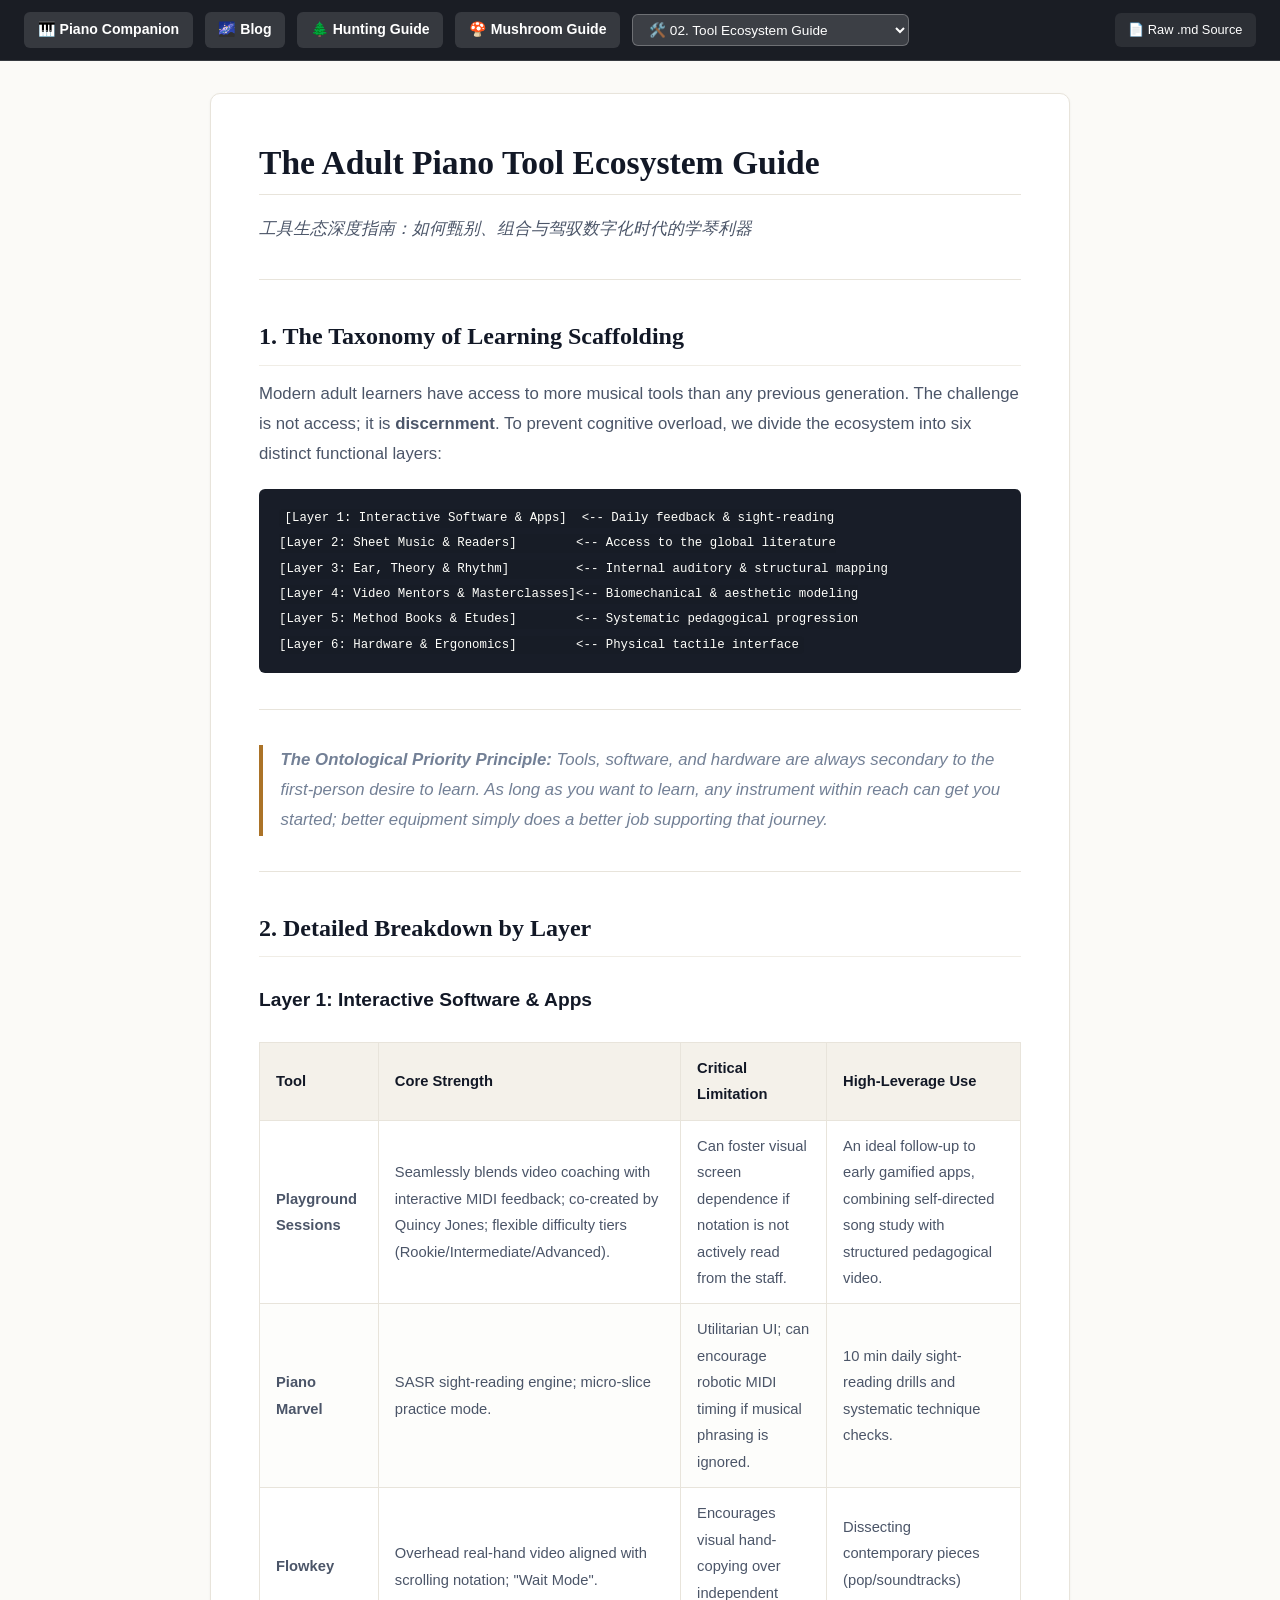
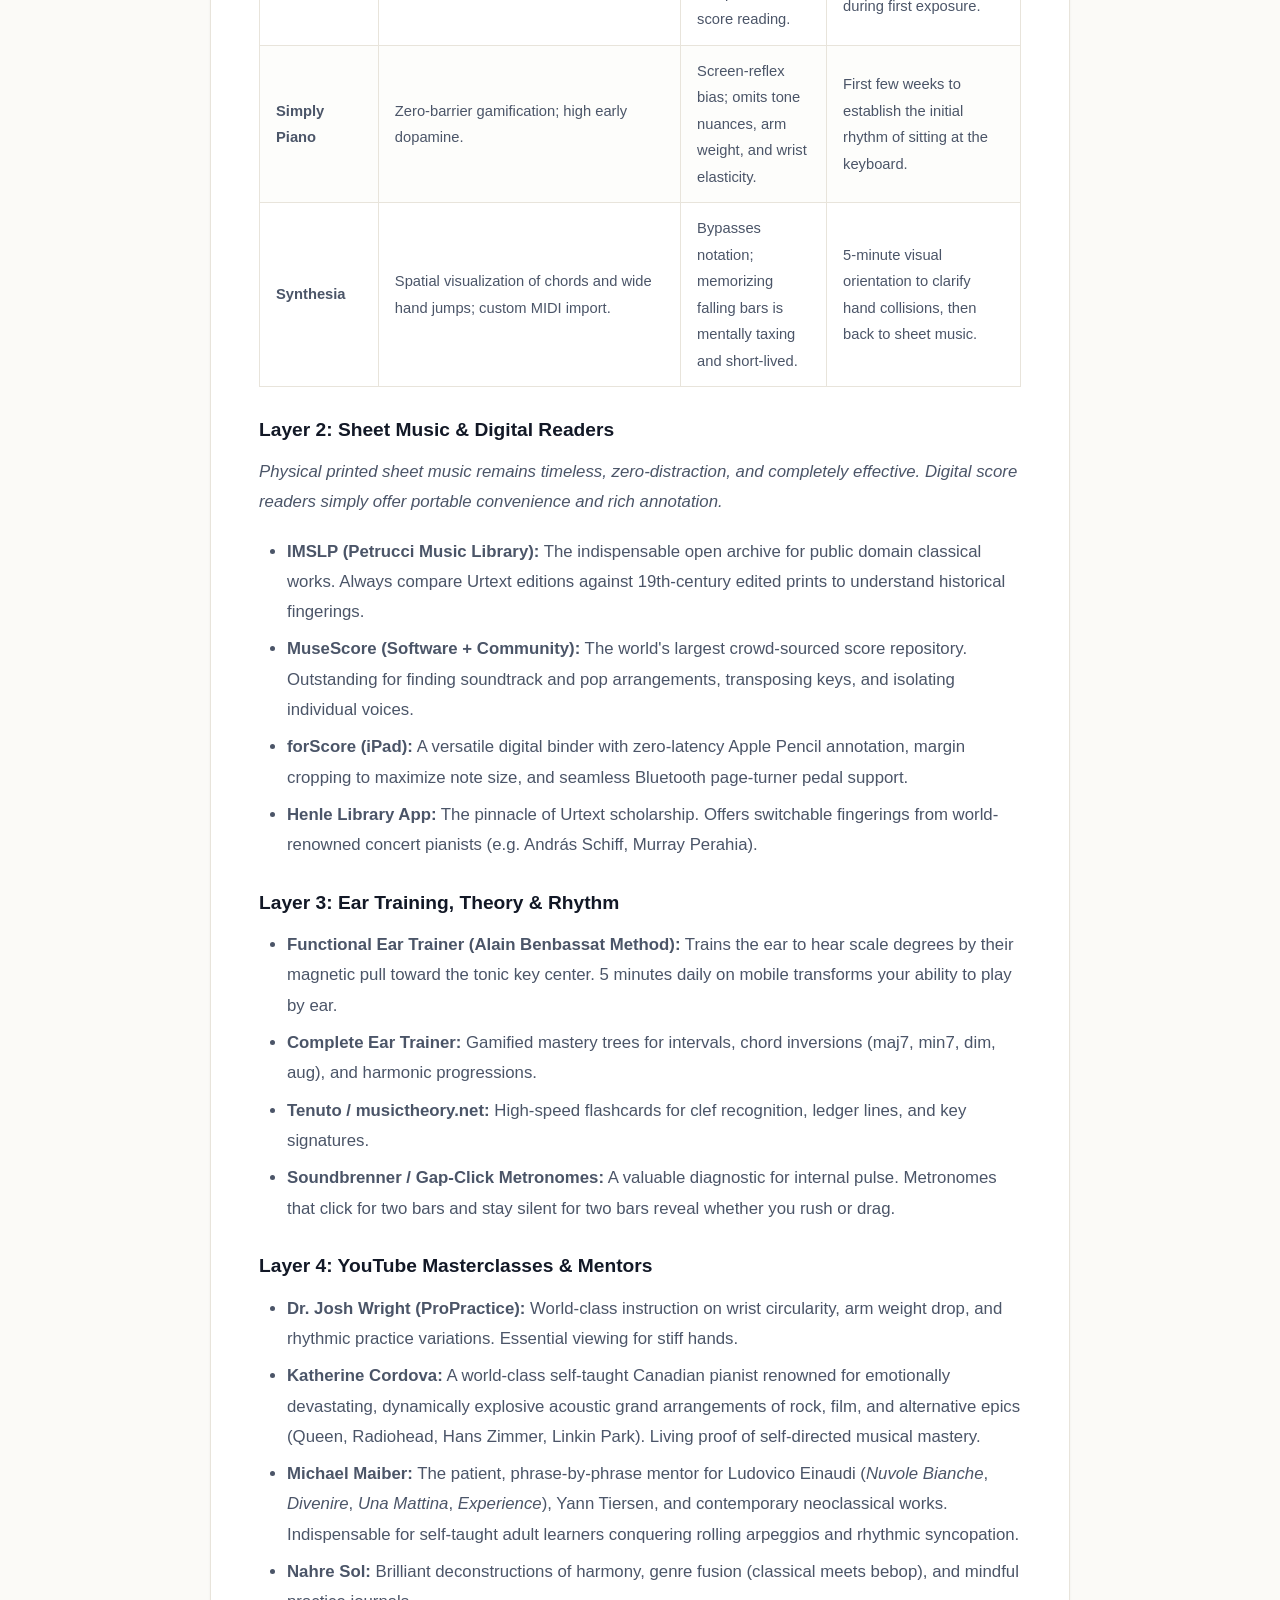
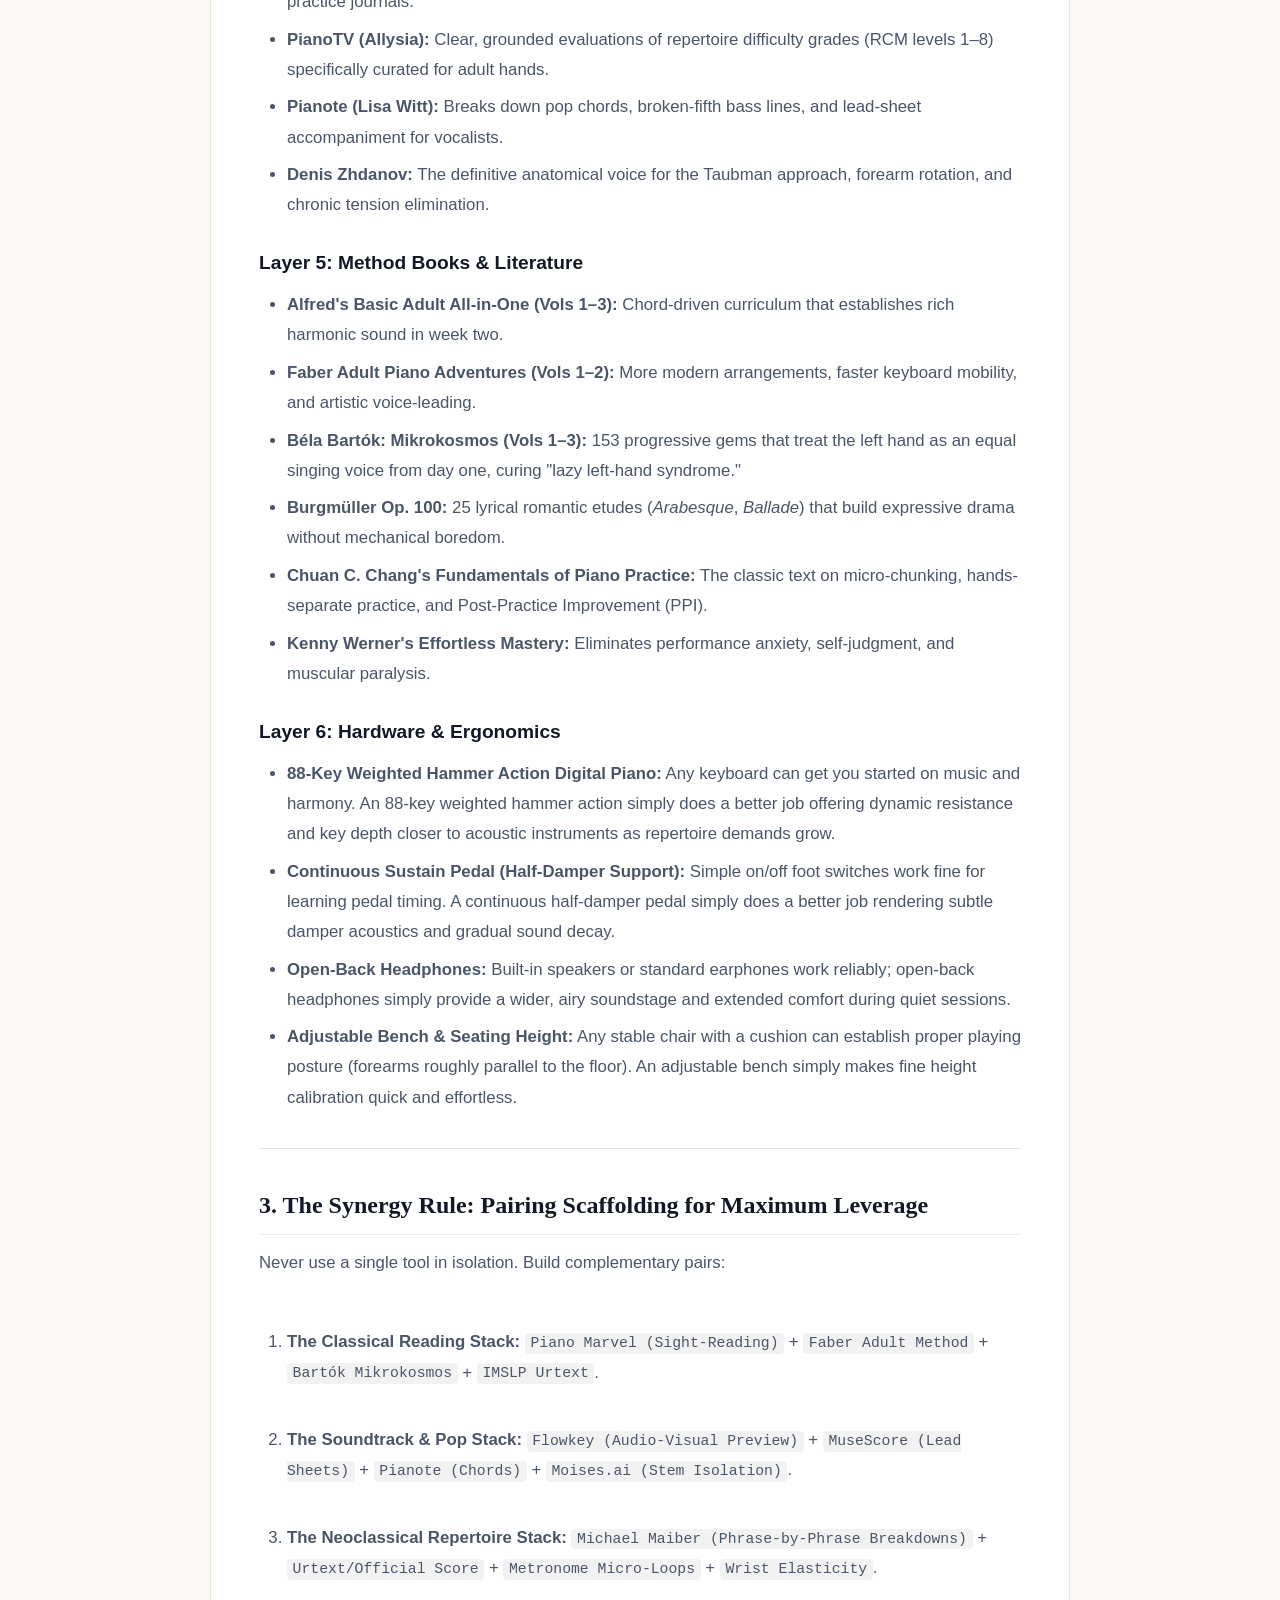
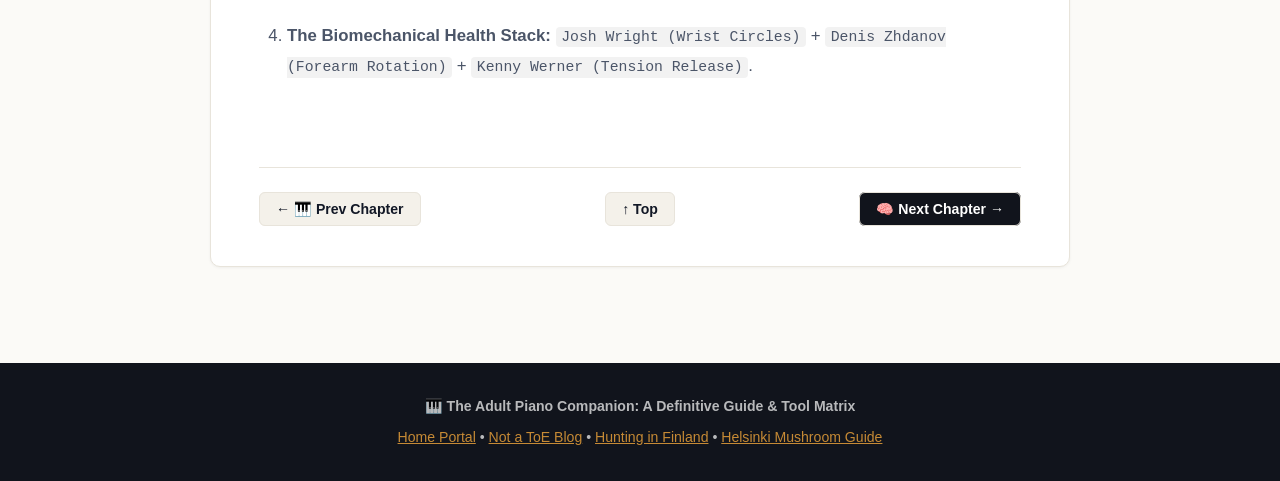
<file: docs/02_tool_ecosystem_guide.html>
<!DOCTYPE html>
<html lang="en">
<head>
  <meta charset="UTF-8">
  <meta name="viewport" content="width=device-width, initial-scale=1.0">
  <title>02. Tool Ecosystem Guide | The Adult Piano Companion</title>
  <link rel="stylesheet" href="../styles.css">
  <style>
    body {
      background-color: var(--bg);
      color: var(--ink-primary);
      min-height: 100vh;
      display: flex;
      flex-direction: column;
      font-family: -apple-system, BlinkMacSystemFont, "Segoe UI", Roboto, Helvetica, Arial, "PingFang SC", "Hiragino Sans GB", "Microsoft YaHei", sans-serif;
    }
    .doc-sticky-header {
      position: sticky;
      top: 0;
      z-index: 100;
      background: rgba(17, 20, 28, 0.96);
      backdrop-filter: blur(12px);
      border-bottom: 1px solid rgba(255, 255, 255, 0.12);
      padding: 0.75rem 1.5rem;
      display: flex;
      align-items: center;
      justify-content: space-between;
      gap: 1rem;
      flex-wrap: wrap;
    }
    .doc-nav-left {
      display: flex;
      align-items: center;
      gap: 0.75rem;
      flex-wrap: wrap;
    }
    .doc-btn-back {
      color: #fff;
      text-decoration: none;
      display: inline-flex;
      align-items: center;
      gap: 0.4rem;
      font-weight: 600;
      font-size: 0.88rem;
      padding: 0.4rem 0.85rem;
      background: rgba(255, 255, 255, 0.12);
      border-radius: var(--radius-sm);
      transition: all 0.2s ease;
    }
    .doc-btn-back:hover {
      background: var(--accent-bronze);
      color: #fff;
      transform: translateX(-2px);
    }
    .doc-select {
      background: rgba(255, 255, 255, 0.15);
      color: #fff;
      border: 1px solid rgba(255, 255, 255, 0.25);
      padding: 0.4rem 0.75rem;
      border-radius: var(--radius-sm);
      font-size: 0.85rem;
      cursor: pointer;
      outline: none;
      max-width: 320px;
    }
    .doc-select option {
      background: #11141c;
      color: #fff;
    }
    .doc-main-container {
      max-width: 900px;
      margin: 2rem auto;
      padding: 0 1.25rem 4rem;
      flex: 1;
      width: 100%;
    }
    .doc-card {
      background: var(--surface);
      border-radius: var(--radius-md);
      padding: 2.5rem 3rem;
      box-shadow: 0 1px 3px rgba(0,0,0,0.05);
      border: 1px solid var(--border);
    }
    .doc-content-area {
      line-height: 1.8;
      font-size: 1.05rem;
      color: var(--ink-secondary);
    }
    .doc-content-area h1 {
      font-size: 2.1rem;
      color: var(--ink-primary);
      margin-top: 0.5rem;
      margin-bottom: 1.2rem;
      line-height: 1.25;
      font-family: Georgia, Cambria, "Times New Roman", Times, serif;
      border-bottom: 1px solid var(--border);
      padding-bottom: 0.6rem;
    }
    .doc-content-area h2 {
      font-size: 1.5rem;
      color: var(--ink-primary);
      margin-top: 2.2rem;
      margin-bottom: 0.8rem;
      font-family: Georgia, Cambria, "Times New Roman", Times, serif;
      border-bottom: 1px solid var(--border-light);
      padding-bottom: 0.4rem;
    }
    .doc-content-area h3 {
      font-size: 1.2rem;
      color: var(--ink-primary);
      margin-top: 1.6rem;
      margin-bottom: 0.6rem;
    }
    .doc-content-area p {
      margin-bottom: 1.2rem;
    }
    .doc-content-area ul, .doc-content-area ol {
      margin-bottom: 1.3rem;
      padding-left: 1.75rem;
    }
    .doc-content-area li {
      margin-bottom: 0.45rem;
    }
    .table-container {
      width: 100%;
      overflow-x: auto;
      margin: 1.5rem 0;
    }
    table {
      width: 100%;
      border-collapse: collapse;
      font-size: 0.92rem;
    }
    th, td {
      border: 1px solid var(--border);
      padding: 0.75rem 1rem;
      text-align: left;
    }
    th {
      background: var(--bg-subtle);
      font-weight: 700;
      color: var(--ink-primary);
    }
    tr:nth-child(even) td {
      background: #fdfdfb;
    }
    .piano-alert {
      padding: 1rem 1.25rem;
      border-radius: var(--radius-sm);
      margin: 1.5rem 0;
      font-size: 0.95rem;
      line-height: 1.55;
      background-color: var(--accent-bronze-light);
      border-left: 4px solid var(--accent-bronze);
      color: var(--accent-bronze-dark);
    }
    pre {
      background: var(--piano-ebony);
      color: var(--piano-ivory);
      padding: 1rem 1.25rem;
      border-radius: var(--radius-sm);
      overflow-x: auto;
      font-size: 0.88rem;
      margin: 1.25rem 0;
    }
    code {
      font-family: ui-monospace, SFMono-Regular, Menlo, Monaco, Consolas, monospace;
      background: rgba(0,0,0,0.05);
      padding: 0.15rem 0.35rem;
      border-radius: 4px;
      font-size: 0.88em;
    }
    blockquote {
      border-left: 4px solid var(--accent-bronze);
      padding-left: 1.1rem;
      margin: 1.4rem 0;
      color: var(--ink-muted);
      font-style: italic;
    }
    hr {
      border: 0;
      border-top: 1px solid var(--border);
      margin: 2.2rem 0;
    }
    .doc-footer-nav {
      display: flex;
      justify-content: space-between;
      align-items: center;
      margin-top: 3rem;
      padding-top: 1.5rem;
      border-top: 1px solid var(--border);
      flex-wrap: wrap;
      gap: 1rem;
    }
    .doc-nav-btn {
      padding: 0.5rem 1rem;
      border-radius: var(--radius-sm);
      font-weight: 600;
      font-size: 0.88rem;
      text-decoration: none;
      background: var(--bg-subtle);
      border: 1px solid var(--border);
      color: var(--ink-primary);
      transition: all 0.2s ease;
    }
    .doc-nav-btn:hover {
      background: var(--accent-bronze);
      color: #fff;
    }
    .doc-nav-btn.primary {
      background: var(--piano-black);
      color: #fff;
    }
    .doc-nav-btn.primary:hover {
      background: var(--accent-bronze);
    }
    @media (max-width: 768px) {
      .doc-card {
        padding: 1.5rem;
      }
      .doc-content-area h1 {
        font-size: 1.6rem;
      }
    }
  </style>
</head>
<body>

  <!-- Sticky Header Bar -->
  <header class="doc-sticky-header">
    <div class="doc-nav-left">
      <a href="../index.html" class="doc-btn-back">🎹 Piano Companion</a>
      <a href="https://powerpig99.github.io/not-a-toe/" class="doc-btn-back" target="_blank" rel="noopener" title="Author Blog (Not a ToE)">🌌 Blog</a>
      <a href="https://powerpig99.github.io/hunting-in-finland/" class="doc-btn-back" target="_blank" rel="noopener" title="Companion Guide: Hunting in Finland">🌲 Hunting Guide</a>
      <a href="https://powerpig99.github.io/helsinki-mushroom-guide/" class="doc-btn-back" target="_blank" rel="noopener" title="Companion Guide: Helsinki Mushroom Guide">🍄 Mushroom Guide</a>
      <select class="doc-select" onchange="if(this.value) window.location.href=this.value" aria-label="Jump to Chapter">
        
    <option value="01_philosophy_and_agency.html" >
      🎹 01. Philosophy & Agency
    </option>
  
    <option value="02_tool_ecosystem_guide.html" selected>
      🛠️ 02. Tool Ecosystem Guide
    </option>
  
    <option value="03_deliberate_practice_framework.html" >
      🧠 03. Deliberate Practice Framework
    </option>
  
    <option value="04_adult_repertoire_ladder.html" >
      🎼 04. Adult Repertoire Ladder
    </option>
  
      </select>
    </div>
    <div>
      <a href="02_tool_ecosystem_guide.md" class="doc-btn-back" target="_blank" style="background:rgba(255,255,255,0.08); font-weight:normal; font-size:0.8rem;">📄 Raw .md Source</a>
    </div>
  </header>

  <!-- Main Content -->
  <main class="doc-main-container">
    <article class="doc-card">
      <div class="doc-content-area">
        <h1>The Adult Piano Tool Ecosystem Guide</h1>
<em>工具生态深度指南：如何甄别、组合与驾驭数字化时代的学琴利器</em>

<hr>

<h2>1. The Taxonomy of Learning Scaffolding</h2>

<p>Modern adult learners have access to more musical tools than any previous generation. The challenge is not access; it is <strong>discernment</strong>. To prevent cognitive overload, we divide the ecosystem into six distinct functional layers:</p>

<pre><code class="language-text">[Layer 1: Interactive Software &amp; Apps]  &lt;-- Daily feedback &amp; sight-reading
[Layer 2: Sheet Music &amp; Readers]        &lt;-- Access to the global literature
[Layer 3: Ear, Theory &amp; Rhythm]         &lt;-- Internal auditory &amp; structural mapping
[Layer 4: Video Mentors &amp; Masterclasses]&lt;-- Biomechanical &amp; aesthetic modeling
[Layer 5: Method Books &amp; Etudes]        &lt;-- Systematic pedagogical progression
[Layer 6: Hardware &amp; Ergonomics]        &lt;-- Physical tactile interface
</code></pre>

<hr>

<blockquote><strong>The Ontological Priority Principle:</strong> Tools, software, and hardware are always secondary to the first-person desire to learn. As long as you want to learn, any instrument within reach can get you started; better equipment simply does a better job supporting that journey.</blockquote>

<hr>

<h2>2. Detailed Breakdown by Layer</h2>

<h3>Layer 1: Interactive Software & Apps</h3>

<div class="table-container"><table><thead><tr><th>Tool</th><th>Core Strength</th><th>Critical Limitation</th><th>High-Leverage Use</th></tr></thead><tbody><tr><td><strong>Playground Sessions</strong></td><td>Seamlessly blends video coaching with interactive MIDI feedback; co-created by Quincy Jones; flexible difficulty tiers (Rookie/Intermediate/Advanced).</td><td>Can foster visual screen dependence if notation is not actively read from the staff.</td><td>An ideal follow-up to early gamified apps, combining self-directed song study with structured pedagogical video.</td></tr><tr><td><strong>Piano Marvel</strong></td><td>SASR sight-reading engine; micro-slice practice mode.</td><td>Utilitarian UI; can encourage robotic MIDI timing if musical phrasing is ignored.</td><td>10 min daily sight-reading drills and systematic technique checks.</td></tr><tr><td><strong>Flowkey</strong></td><td>Overhead real-hand video aligned with scrolling notation; "Wait Mode".</td><td>Encourages visual hand-copying over independent score reading.</td><td>Dissecting contemporary pieces (pop/soundtracks) during first exposure.</td></tr><tr><td><strong>Simply Piano</strong></td><td>Zero-barrier gamification; high early dopamine.</td><td>Screen-reflex bias; omits tone nuances, arm weight, and wrist elasticity.</td><td>First few weeks to establish the initial rhythm of sitting at the keyboard.</td></tr><tr><td><strong>Synthesia</strong></td><td>Spatial visualization of chords and wide hand jumps; custom MIDI import.</td><td>Bypasses notation; memorizing falling bars is mentally taxing and short-lived.</td><td>5-minute visual orientation to clarify hand collisions, then back to sheet music.</td></tr></tbody></table></div>
<h3>Layer 2: Sheet Music & Digital Readers</h3>

<p><em>Physical printed sheet music remains timeless, zero-distraction, and completely effective. Digital score readers simply offer portable convenience and rich annotation.</em></p>

<ul>
  <li><strong>IMSLP (Petrucci Music Library):</strong> The indispensable open archive for public domain classical works. Always compare Urtext editions against 19th-century edited prints to understand historical fingerings.</li>
  <li><strong>MuseScore (Software + Community):</strong> The world's largest crowd-sourced score repository. Outstanding for finding soundtrack and pop arrangements, transposing keys, and isolating individual voices.</li>
  <li><strong>forScore (iPad):</strong> A versatile digital binder with zero-latency Apple Pencil annotation, margin cropping to maximize note size, and seamless Bluetooth page-turner pedal support.</li>
  <li><strong>Henle Library App:</strong> The pinnacle of Urtext scholarship. Offers switchable fingerings from world-renowned concert pianists (e.g. András Schiff, Murray Perahia).</li>
</ul>

<h3>Layer 3: Ear Training, Theory & Rhythm</h3>

<ul>
  <li><strong>Functional Ear Trainer (Alain Benbassat Method):</strong> Trains the ear to hear scale degrees by their magnetic pull toward the tonic key center. 5 minutes daily on mobile transforms your ability to play by ear.</li>
  <li><strong>Complete Ear Trainer:</strong> Gamified mastery trees for intervals, chord inversions (maj7, min7, dim, aug), and harmonic progressions.</li>
  <li><strong>Tenuto / musictheory.net:</strong> High-speed flashcards for clef recognition, ledger lines, and key signatures.</li>
  <li><strong>Soundbrenner / Gap-Click Metronomes:</strong> A valuable diagnostic for internal pulse. Metronomes that click for two bars and stay silent for two bars reveal whether you rush or drag.</li>
</ul>

<h3>Layer 4: YouTube Masterclasses & Mentors</h3>

<ul>
  <li><strong>Dr. Josh Wright (ProPractice):</strong> World-class instruction on wrist circularity, arm weight drop, and rhythmic practice variations. Essential viewing for stiff hands.</li>
  <li><strong>Katherine Cordova:</strong> A world-class self-taught Canadian pianist renowned for emotionally devastating, dynamically explosive acoustic grand arrangements of rock, film, and alternative epics (Queen, Radiohead, Hans Zimmer, Linkin Park). Living proof of self-directed musical mastery.</li>
  <li><strong>Michael Maiber:</strong> The patient, phrase-by-phrase mentor for Ludovico Einaudi (<em>Nuvole Bianche</em>, <em>Divenire</em>, <em>Una Mattina</em>, <em>Experience</em>), Yann Tiersen, and contemporary neoclassical works. Indispensable for self-taught adult learners conquering rolling arpeggios and rhythmic syncopation.</li>
  <li><strong>Nahre Sol:</strong> Brilliant deconstructions of harmony, genre fusion (classical meets bebop), and mindful practice journals.</li>
  <li><strong>PianoTV (Allysia):</strong> Clear, grounded evaluations of repertoire difficulty grades (RCM levels 1–8) specifically curated for adult hands.</li>
  <li><strong>Pianote (Lisa Witt):</strong> Breaks down pop chords, broken-fifth bass lines, and lead-sheet accompaniment for vocalists.</li>
  <li><strong>Denis Zhdanov:</strong> The definitive anatomical voice for the Taubman approach, forearm rotation, and chronic tension elimination.</li>
</ul>

<h3>Layer 5: Method Books & Literature</h3>

<ul>
  <li><strong>Alfred's Basic Adult All-in-One (Vols 1–3):</strong> Chord-driven curriculum that establishes rich harmonic sound in week two.</li>
  <li><strong>Faber Adult Piano Adventures (Vols 1–2):</strong> More modern arrangements, faster keyboard mobility, and artistic voice-leading.</li>
  <li><strong>Béla Bartók: Mikrokosmos (Vols 1–3):</strong> 153 progressive gems that treat the left hand as an equal singing voice from day one, curing "lazy left-hand syndrome."</li>
  <li><strong>Burgmüller Op. 100:</strong> 25 lyrical romantic etudes (<em>Arabesque</em>, <em>Ballade</em>) that build expressive drama without mechanical boredom.</li>
  <li><strong>Chuan C. Chang's Fundamentals of Piano Practice:</strong> The classic text on micro-chunking, hands-separate practice, and Post-Practice Improvement (PPI).</li>
  <li><strong>Kenny Werner's Effortless Mastery:</strong> Eliminates performance anxiety, self-judgment, and muscular paralysis.</li>
</ul>

<h3>Layer 6: Hardware & Ergonomics</h3>

<ul>
  <li><strong>88-Key Weighted Hammer Action Digital Piano:</strong> Any keyboard can get you started on music and harmony. An 88-key weighted hammer action simply does a better job offering dynamic resistance and key depth closer to acoustic instruments as repertoire demands grow.</li>
  <li><strong>Continuous Sustain Pedal (Half-Damper Support):</strong> Simple on/off foot switches work fine for learning pedal timing. A continuous half-damper pedal simply does a better job rendering subtle damper acoustics and gradual sound decay.</li>
  <li><strong>Open-Back Headphones:</strong> Built-in speakers or standard earphones work reliably; open-back headphones simply provide a wider, airy soundstage and extended comfort during quiet sessions.</li>
  <li><strong>Adjustable Bench & Seating Height:</strong> Any stable chair with a cushion can establish proper playing posture (forearms roughly parallel to the floor). An adjustable bench simply makes fine height calibration quick and effortless.</li>
</ul>

<hr>

<h2>3. The Synergy Rule: Pairing Scaffolding for Maximum Leverage</h2>

<p>Never use a single tool in isolation. Build complementary pairs:<br><ol><br>  <li><strong>The Classical Reading Stack:</strong> <code>Piano Marvel (Sight-Reading)</code> + <code>Faber Adult Method</code> + <code>Bartók Mikrokosmos</code> + <code>IMSLP Urtext</code>.</li><br>  <li><strong>The Soundtrack & Pop Stack:</strong> <code>Flowkey (Audio-Visual Preview)</code> + <code>MuseScore (Lead Sheets)</code> + <code>Pianote (Chords)</code> + <code>Moises.ai (Stem Isolation)</code>.</li><br>  <li><strong>The Neoclassical Repertoire Stack:</strong> <code>Michael Maiber (Phrase-by-Phrase Breakdowns)</code> + <code>Urtext/Official Score</code> + <code>Metronome Micro-Loops</code> + <code>Wrist Elasticity</code>.</li><br>  <li><strong>The Biomechanical Health Stack:</strong> <code>Josh Wright (Wrist Circles)</code> + <code>Denis Zhdanov (Forearm Rotation)</code> + <code>Kenny Werner (Tension Release)</code>.</li><br></ol></p>
      </div>

      <!-- Navigation Footer -->
      <footer class="doc-footer-nav">
        <div>
          <a href="01_philosophy_and_agency.html" class="doc-nav-btn">← 🎹 Prev Chapter</a>
        </div>
        <div>
          <button onclick="window.scrollTo({top:0, behavior:'smooth'})" class="doc-nav-btn" style="cursor:pointer;">↑ Top</button>
        </div>
        <div>
          <a href="03_deliberate_practice_framework.html" class="doc-nav-btn primary">🧠 Next Chapter →</a>
        </div>
      </footer>
    </article>
  </main>

  <footer style="background:var(--piano-black); color:rgba(255,255,255,0.7); text-align:center; padding:2rem 1rem; font-size:0.88rem;">
    <p>🎹 <strong>The Adult Piano Companion: A Definitive Guide & Tool Matrix</strong></p>
    <p style="margin-top:0.5rem;">
      <a href="../index.html" style="color:var(--accent-gold);">Home Portal</a> • 
      <a href="https://powerpig99.github.io/not-a-toe/" style="color:var(--accent-gold);" target="_blank" rel="noopener">Not a ToE Blog</a> • 
      <a href="https://powerpig99.github.io/hunting-in-finland/" style="color:var(--accent-gold);" target="_blank" rel="noopener">Hunting in Finland</a> • 
      <a href="https://powerpig99.github.io/helsinki-mushroom-guide/" style="color:var(--accent-gold);" target="_blank" rel="noopener">Helsinki Mushroom Guide</a>
    </p>
  </footer>

</body>
</html>
</file>
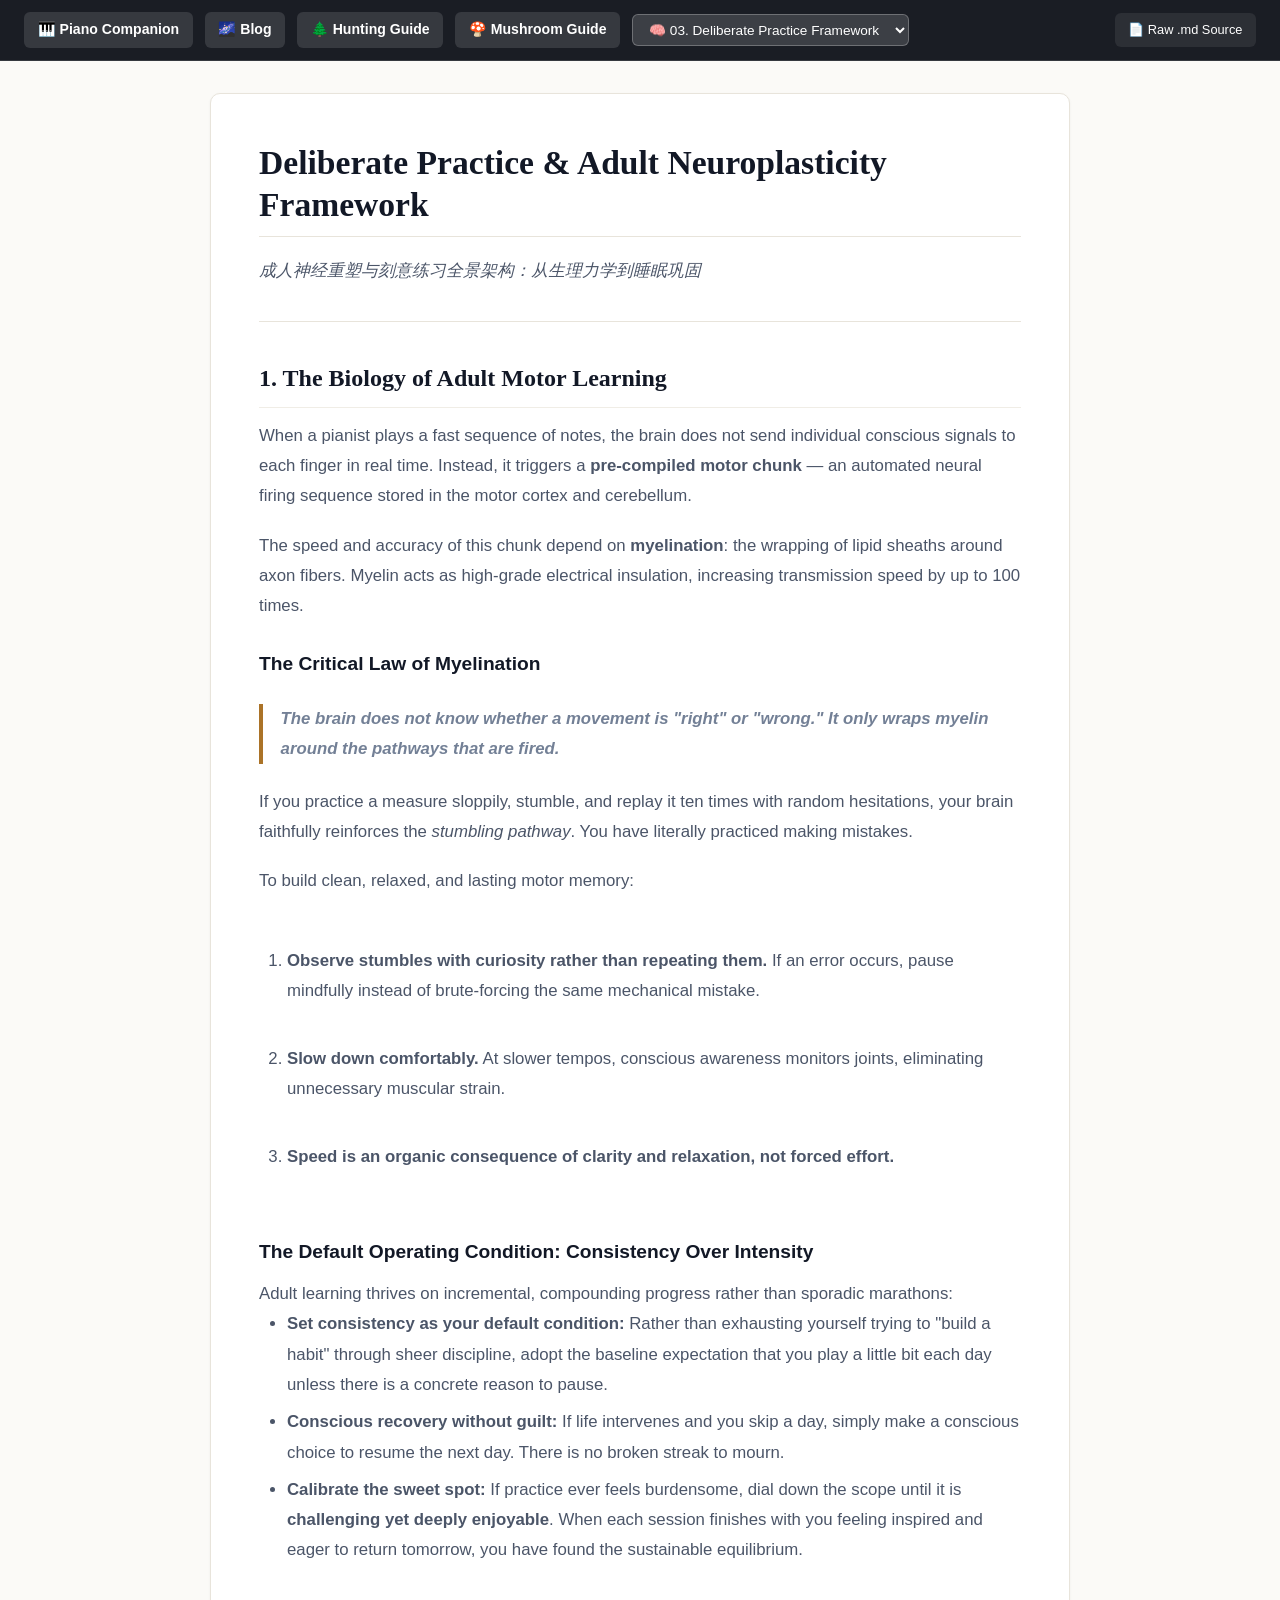
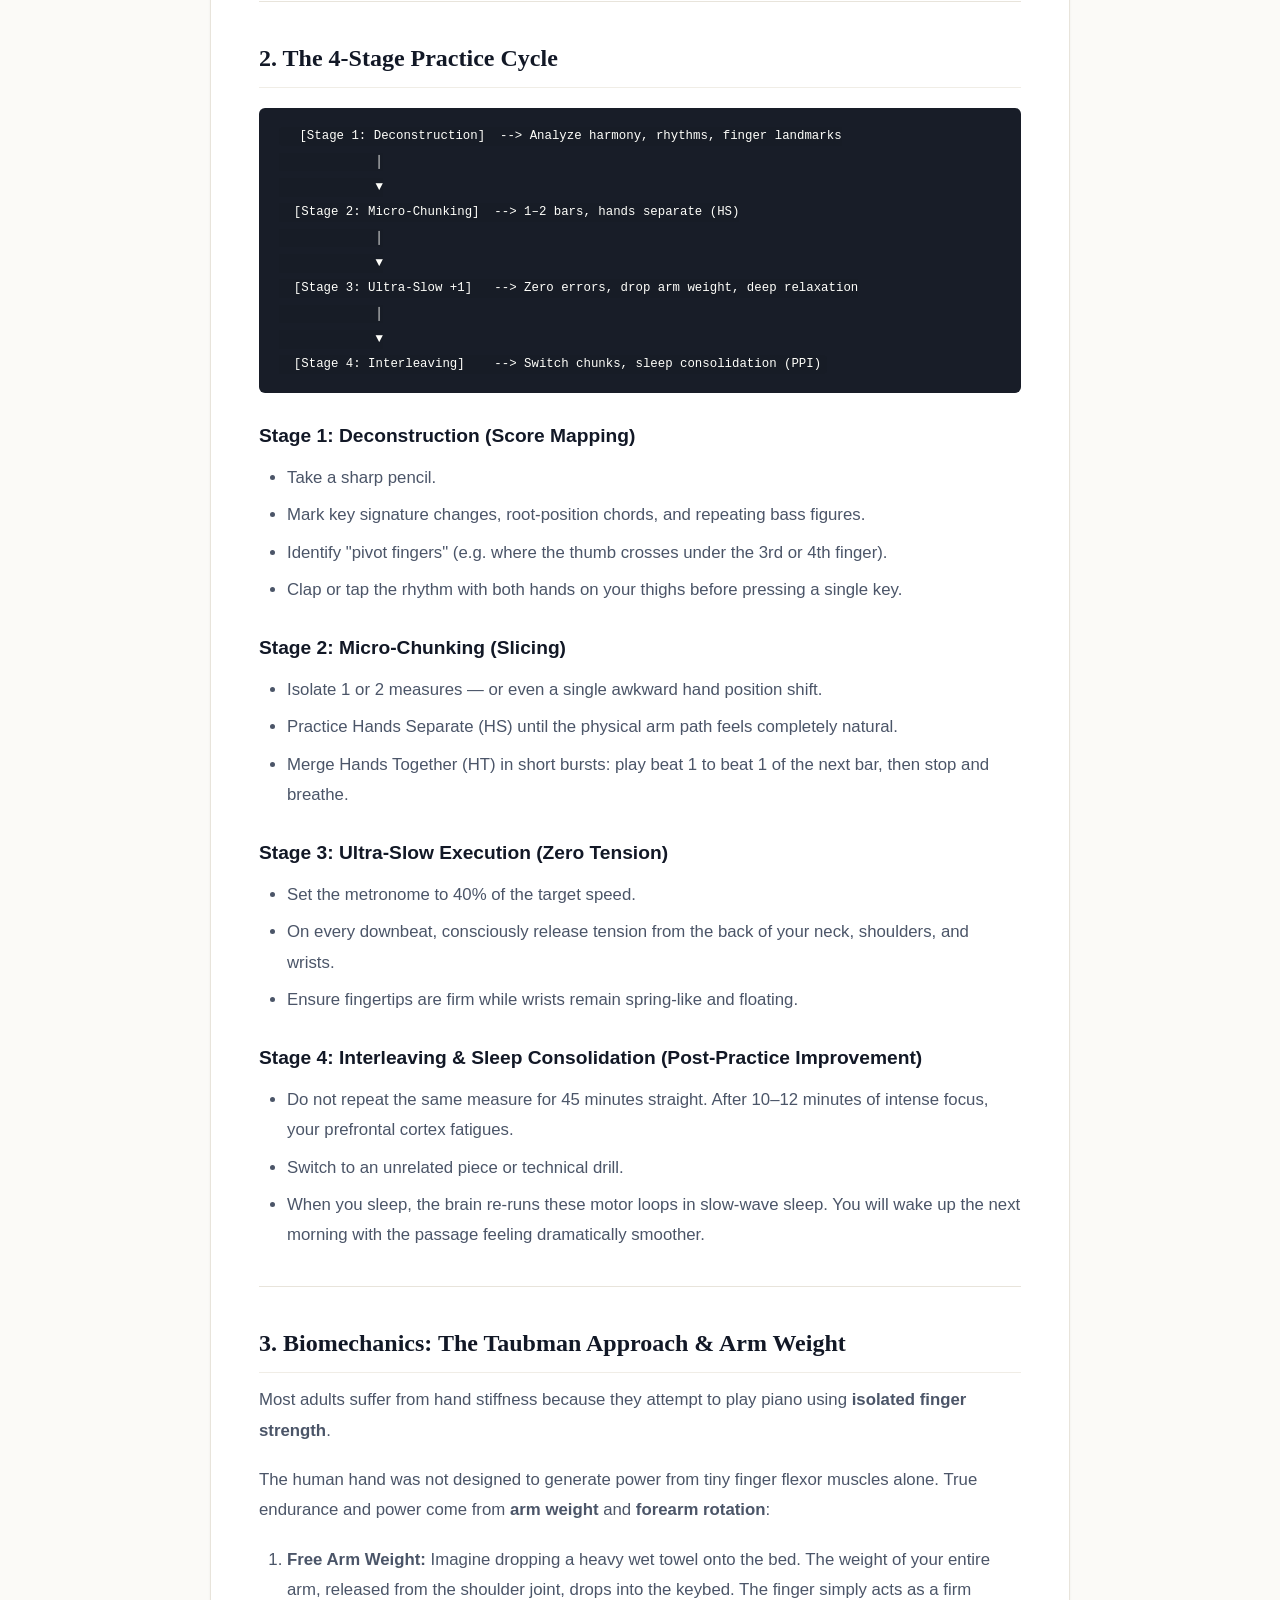
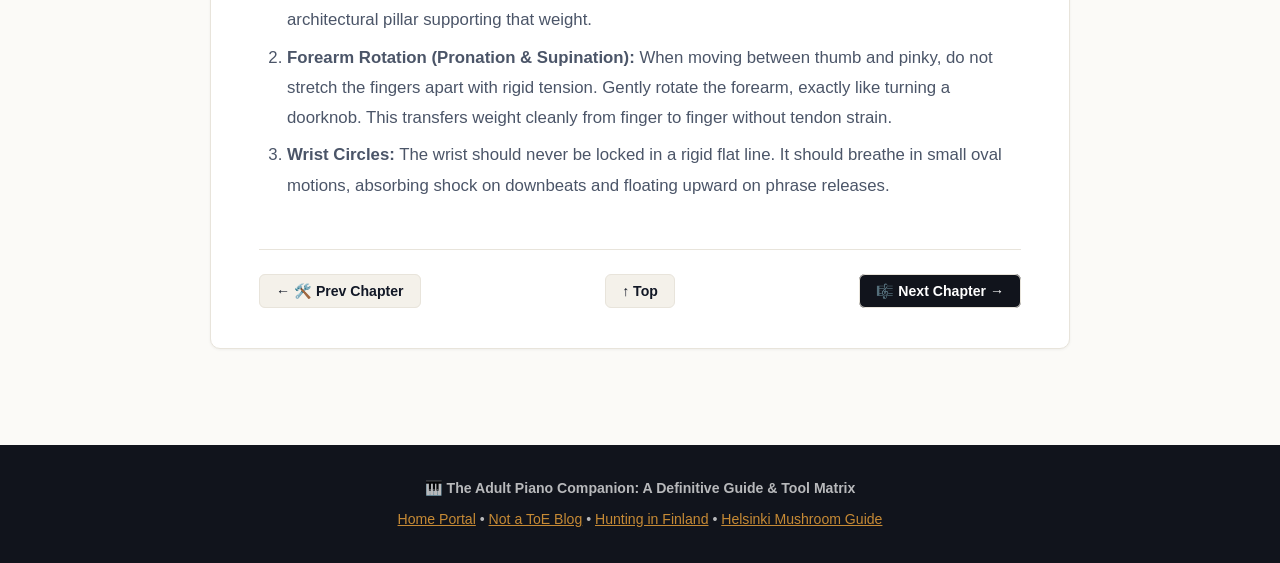
<file: docs/03_deliberate_practice_framework.html>
<!DOCTYPE html>
<html lang="en">
<head>
  <meta charset="UTF-8">
  <meta name="viewport" content="width=device-width, initial-scale=1.0">
  <title>03. Deliberate Practice Framework | The Adult Piano Companion</title>
  <link rel="stylesheet" href="../styles.css">
  <style>
    body {
      background-color: var(--bg);
      color: var(--ink-primary);
      min-height: 100vh;
      display: flex;
      flex-direction: column;
      font-family: -apple-system, BlinkMacSystemFont, "Segoe UI", Roboto, Helvetica, Arial, "PingFang SC", "Hiragino Sans GB", "Microsoft YaHei", sans-serif;
    }
    .doc-sticky-header {
      position: sticky;
      top: 0;
      z-index: 100;
      background: rgba(17, 20, 28, 0.96);
      backdrop-filter: blur(12px);
      border-bottom: 1px solid rgba(255, 255, 255, 0.12);
      padding: 0.75rem 1.5rem;
      display: flex;
      align-items: center;
      justify-content: space-between;
      gap: 1rem;
      flex-wrap: wrap;
    }
    .doc-nav-left {
      display: flex;
      align-items: center;
      gap: 0.75rem;
      flex-wrap: wrap;
    }
    .doc-btn-back {
      color: #fff;
      text-decoration: none;
      display: inline-flex;
      align-items: center;
      gap: 0.4rem;
      font-weight: 600;
      font-size: 0.88rem;
      padding: 0.4rem 0.85rem;
      background: rgba(255, 255, 255, 0.12);
      border-radius: var(--radius-sm);
      transition: all 0.2s ease;
    }
    .doc-btn-back:hover {
      background: var(--accent-bronze);
      color: #fff;
      transform: translateX(-2px);
    }
    .doc-select {
      background: rgba(255, 255, 255, 0.15);
      color: #fff;
      border: 1px solid rgba(255, 255, 255, 0.25);
      padding: 0.4rem 0.75rem;
      border-radius: var(--radius-sm);
      font-size: 0.85rem;
      cursor: pointer;
      outline: none;
      max-width: 320px;
    }
    .doc-select option {
      background: #11141c;
      color: #fff;
    }
    .doc-main-container {
      max-width: 900px;
      margin: 2rem auto;
      padding: 0 1.25rem 4rem;
      flex: 1;
      width: 100%;
    }
    .doc-card {
      background: var(--surface);
      border-radius: var(--radius-md);
      padding: 2.5rem 3rem;
      box-shadow: 0 1px 3px rgba(0,0,0,0.05);
      border: 1px solid var(--border);
    }
    .doc-content-area {
      line-height: 1.8;
      font-size: 1.05rem;
      color: var(--ink-secondary);
    }
    .doc-content-area h1 {
      font-size: 2.1rem;
      color: var(--ink-primary);
      margin-top: 0.5rem;
      margin-bottom: 1.2rem;
      line-height: 1.25;
      font-family: Georgia, Cambria, "Times New Roman", Times, serif;
      border-bottom: 1px solid var(--border);
      padding-bottom: 0.6rem;
    }
    .doc-content-area h2 {
      font-size: 1.5rem;
      color: var(--ink-primary);
      margin-top: 2.2rem;
      margin-bottom: 0.8rem;
      font-family: Georgia, Cambria, "Times New Roman", Times, serif;
      border-bottom: 1px solid var(--border-light);
      padding-bottom: 0.4rem;
    }
    .doc-content-area h3 {
      font-size: 1.2rem;
      color: var(--ink-primary);
      margin-top: 1.6rem;
      margin-bottom: 0.6rem;
    }
    .doc-content-area p {
      margin-bottom: 1.2rem;
    }
    .doc-content-area ul, .doc-content-area ol {
      margin-bottom: 1.3rem;
      padding-left: 1.75rem;
    }
    .doc-content-area li {
      margin-bottom: 0.45rem;
    }
    .table-container {
      width: 100%;
      overflow-x: auto;
      margin: 1.5rem 0;
    }
    table {
      width: 100%;
      border-collapse: collapse;
      font-size: 0.92rem;
    }
    th, td {
      border: 1px solid var(--border);
      padding: 0.75rem 1rem;
      text-align: left;
    }
    th {
      background: var(--bg-subtle);
      font-weight: 700;
      color: var(--ink-primary);
    }
    tr:nth-child(even) td {
      background: #fdfdfb;
    }
    .piano-alert {
      padding: 1rem 1.25rem;
      border-radius: var(--radius-sm);
      margin: 1.5rem 0;
      font-size: 0.95rem;
      line-height: 1.55;
      background-color: var(--accent-bronze-light);
      border-left: 4px solid var(--accent-bronze);
      color: var(--accent-bronze-dark);
    }
    pre {
      background: var(--piano-ebony);
      color: var(--piano-ivory);
      padding: 1rem 1.25rem;
      border-radius: var(--radius-sm);
      overflow-x: auto;
      font-size: 0.88rem;
      margin: 1.25rem 0;
    }
    code {
      font-family: ui-monospace, SFMono-Regular, Menlo, Monaco, Consolas, monospace;
      background: rgba(0,0,0,0.05);
      padding: 0.15rem 0.35rem;
      border-radius: 4px;
      font-size: 0.88em;
    }
    blockquote {
      border-left: 4px solid var(--accent-bronze);
      padding-left: 1.1rem;
      margin: 1.4rem 0;
      color: var(--ink-muted);
      font-style: italic;
    }
    hr {
      border: 0;
      border-top: 1px solid var(--border);
      margin: 2.2rem 0;
    }
    .doc-footer-nav {
      display: flex;
      justify-content: space-between;
      align-items: center;
      margin-top: 3rem;
      padding-top: 1.5rem;
      border-top: 1px solid var(--border);
      flex-wrap: wrap;
      gap: 1rem;
    }
    .doc-nav-btn {
      padding: 0.5rem 1rem;
      border-radius: var(--radius-sm);
      font-weight: 600;
      font-size: 0.88rem;
      text-decoration: none;
      background: var(--bg-subtle);
      border: 1px solid var(--border);
      color: var(--ink-primary);
      transition: all 0.2s ease;
    }
    .doc-nav-btn:hover {
      background: var(--accent-bronze);
      color: #fff;
    }
    .doc-nav-btn.primary {
      background: var(--piano-black);
      color: #fff;
    }
    .doc-nav-btn.primary:hover {
      background: var(--accent-bronze);
    }
    @media (max-width: 768px) {
      .doc-card {
        padding: 1.5rem;
      }
      .doc-content-area h1 {
        font-size: 1.6rem;
      }
    }
  </style>
</head>
<body>

  <!-- Sticky Header Bar -->
  <header class="doc-sticky-header">
    <div class="doc-nav-left">
      <a href="../index.html" class="doc-btn-back">🎹 Piano Companion</a>
      <a href="https://powerpig99.github.io/not-a-toe/" class="doc-btn-back" target="_blank" rel="noopener" title="Author Blog (Not a ToE)">🌌 Blog</a>
      <a href="https://powerpig99.github.io/hunting-in-finland/" class="doc-btn-back" target="_blank" rel="noopener" title="Companion Guide: Hunting in Finland">🌲 Hunting Guide</a>
      <a href="https://powerpig99.github.io/helsinki-mushroom-guide/" class="doc-btn-back" target="_blank" rel="noopener" title="Companion Guide: Helsinki Mushroom Guide">🍄 Mushroom Guide</a>
      <select class="doc-select" onchange="if(this.value) window.location.href=this.value" aria-label="Jump to Chapter">
        
    <option value="01_philosophy_and_agency.html" >
      🎹 01. Philosophy & Agency
    </option>
  
    <option value="02_tool_ecosystem_guide.html" >
      🛠️ 02. Tool Ecosystem Guide
    </option>
  
    <option value="03_deliberate_practice_framework.html" selected>
      🧠 03. Deliberate Practice Framework
    </option>
  
    <option value="04_adult_repertoire_ladder.html" >
      🎼 04. Adult Repertoire Ladder
    </option>
  
      </select>
    </div>
    <div>
      <a href="03_deliberate_practice_framework.md" class="doc-btn-back" target="_blank" style="background:rgba(255,255,255,0.08); font-weight:normal; font-size:0.8rem;">📄 Raw .md Source</a>
    </div>
  </header>

  <!-- Main Content -->
  <main class="doc-main-container">
    <article class="doc-card">
      <div class="doc-content-area">
        <h1>Deliberate Practice & Adult Neuroplasticity Framework</h1>
<em>成人神经重塑与刻意练习全景架构：从生理力学到睡眠巩固</em>

<hr>

<h2>1. The Biology of Adult Motor Learning</h2>

<p>When a pianist plays a fast sequence of notes, the brain does not send individual conscious signals to each finger in real time. Instead, it triggers a <strong>pre-compiled motor chunk</strong> — an automated neural firing sequence stored in the motor cortex and cerebellum.</p>

<p>The speed and accuracy of this chunk depend on <strong>myelination</strong>: the wrapping of lipid sheaths around axon fibers. Myelin acts as high-grade electrical insulation, increasing transmission speed by up to 100 times.</p>

<h3>The Critical Law of Myelination</h3>
<blockquote><strong>The brain does not know whether a movement is "right" or "wrong." It only wraps myelin around the pathways that are fired.</strong></blockquote>

<p>If you practice a measure sloppily, stumble, and replay it ten times with random hesitations, your brain faithfully reinforces the <em>stumbling pathway</em>. You have literally practiced making mistakes.</p>

<p>To build clean, relaxed, and lasting motor memory:<br><ol><br>  <li><strong>Observe stumbles with curiosity rather than repeating them.</strong> If an error occurs, pause mindfully instead of brute-forcing the same mechanical mistake.</li><br>  <li><strong>Slow down comfortably.</strong> At slower tempos, conscious awareness monitors joints, eliminating unnecessary muscular strain.</li><br>  <li><strong>Speed is an organic consequence of clarity and relaxation, not forced effort.</strong></li><br></ol></p>

<h3>The Default Operating Condition: Consistency Over Intensity</h3>
Adult learning thrives on incremental, compounding progress rather than sporadic marathons:
<ul>
  <li><strong>Set consistency as your default condition:</strong> Rather than exhausting yourself trying to "build a habit" through sheer discipline, adopt the baseline expectation that you play a little bit each day unless there is a concrete reason to pause.</li>
  <li><strong>Conscious recovery without guilt:</strong> If life intervenes and you skip a day, simply make a conscious choice to resume the next day. There is no broken streak to mourn.</li>
  <li><strong>Calibrate the sweet spot:</strong> If practice ever feels burdensome, dial down the scope until it is <strong>challenging yet deeply enjoyable</strong>. When each session finishes with you feeling inspired and eager to return tomorrow, you have found the sustainable equilibrium.</li>
</ul>

<hr>

<h2>2. The 4-Stage Practice Cycle</h2>

<pre><code class="language-text">  [Stage 1: Deconstruction]  --&gt; Analyze harmony, rhythms, finger landmarks
             │
             ▼
  [Stage 2: Micro-Chunking]  --&gt; 1–2 bars, hands separate (HS)
             │
             ▼
  [Stage 3: Ultra-Slow +1]   --&gt; Zero errors, drop arm weight, deep relaxation
             │
             ▼
  [Stage 4: Interleaving]    --&gt; Switch chunks, sleep consolidation (PPI)
</code></pre>

<h3>Stage 1: Deconstruction (Score Mapping)</h3>
<ul>
  <li>Take a sharp pencil.</li>
  <li>Mark key signature changes, root-position chords, and repeating bass figures.</li>
  <li>Identify "pivot fingers" (e.g. where the thumb crosses under the 3rd or 4th finger).</li>
  <li>Clap or tap the rhythm with both hands on your thighs before pressing a single key.</li>
</ul>

<h3>Stage 2: Micro-Chunking (Slicing)</h3>
<ul>
  <li>Isolate 1 or 2 measures — or even a single awkward hand position shift.</li>
  <li>Practice Hands Separate (HS) until the physical arm path feels completely natural.</li>
  <li>Merge Hands Together (HT) in short bursts: play beat 1 to beat 1 of the next bar, then stop and breathe.</li>
</ul>

<h3>Stage 3: Ultra-Slow Execution (Zero Tension)</h3>
<ul>
  <li>Set the metronome to 40% of the target speed.</li>
  <li>On every downbeat, consciously release tension from the back of your neck, shoulders, and wrists.</li>
  <li>Ensure fingertips are firm while wrists remain spring-like and floating.</li>
</ul>

<h3>Stage 4: Interleaving & Sleep Consolidation (Post-Practice Improvement)</h3>
<ul>
  <li>Do not repeat the same measure for 45 minutes straight. After 10–12 minutes of intense focus, your prefrontal cortex fatigues.</li>
  <li>Switch to an unrelated piece or technical drill.</li>
  <li>When you sleep, the brain re-runs these motor loops in slow-wave sleep. You will wake up the next morning with the passage feeling dramatically smoother.</li>
</ul>

<hr>

<h2>3. Biomechanics: The Taubman Approach & Arm Weight</h2>

<p>Most adults suffer from hand stiffness because they attempt to play piano using <strong>isolated finger strength</strong>.</p>

<p>The human hand was not designed to generate power from tiny finger flexor muscles alone. True endurance and power come from <strong>arm weight</strong> and <strong>forearm rotation</strong>:</p>

<ol>
  <li><strong>Free Arm Weight:</strong> Imagine dropping a heavy wet towel onto the bed. The weight of your entire arm, released from the shoulder joint, drops into the keybed. The finger simply acts as a firm architectural pillar supporting that weight.</li>
  <li><strong>Forearm Rotation (Pronation & Supination):</strong> When moving between thumb and pinky, do not stretch the fingers apart with rigid tension. Gently rotate the forearm, exactly like turning a doorknob. This transfers weight cleanly from finger to finger without tendon strain.</li>
  <li><strong>Wrist Circles:</strong> The wrist should never be locked in a rigid flat line. It should breathe in small oval motions, absorbing shock on downbeats and floating upward on phrase releases.</li>
</ol>
      </div>

      <!-- Navigation Footer -->
      <footer class="doc-footer-nav">
        <div>
          <a href="02_tool_ecosystem_guide.html" class="doc-nav-btn">← 🛠️ Prev Chapter</a>
        </div>
        <div>
          <button onclick="window.scrollTo({top:0, behavior:'smooth'})" class="doc-nav-btn" style="cursor:pointer;">↑ Top</button>
        </div>
        <div>
          <a href="04_adult_repertoire_ladder.html" class="doc-nav-btn primary">🎼 Next Chapter →</a>
        </div>
      </footer>
    </article>
  </main>

  <footer style="background:var(--piano-black); color:rgba(255,255,255,0.7); text-align:center; padding:2rem 1rem; font-size:0.88rem;">
    <p>🎹 <strong>The Adult Piano Companion: A Definitive Guide & Tool Matrix</strong></p>
    <p style="margin-top:0.5rem;">
      <a href="../index.html" style="color:var(--accent-gold);">Home Portal</a> • 
      <a href="https://powerpig99.github.io/not-a-toe/" style="color:var(--accent-gold);" target="_blank" rel="noopener">Not a ToE Blog</a> • 
      <a href="https://powerpig99.github.io/hunting-in-finland/" style="color:var(--accent-gold);" target="_blank" rel="noopener">Hunting in Finland</a> • 
      <a href="https://powerpig99.github.io/helsinki-mushroom-guide/" style="color:var(--accent-gold);" target="_blank" rel="noopener">Helsinki Mushroom Guide</a>
    </p>
  </footer>

</body>
</html>
</file>
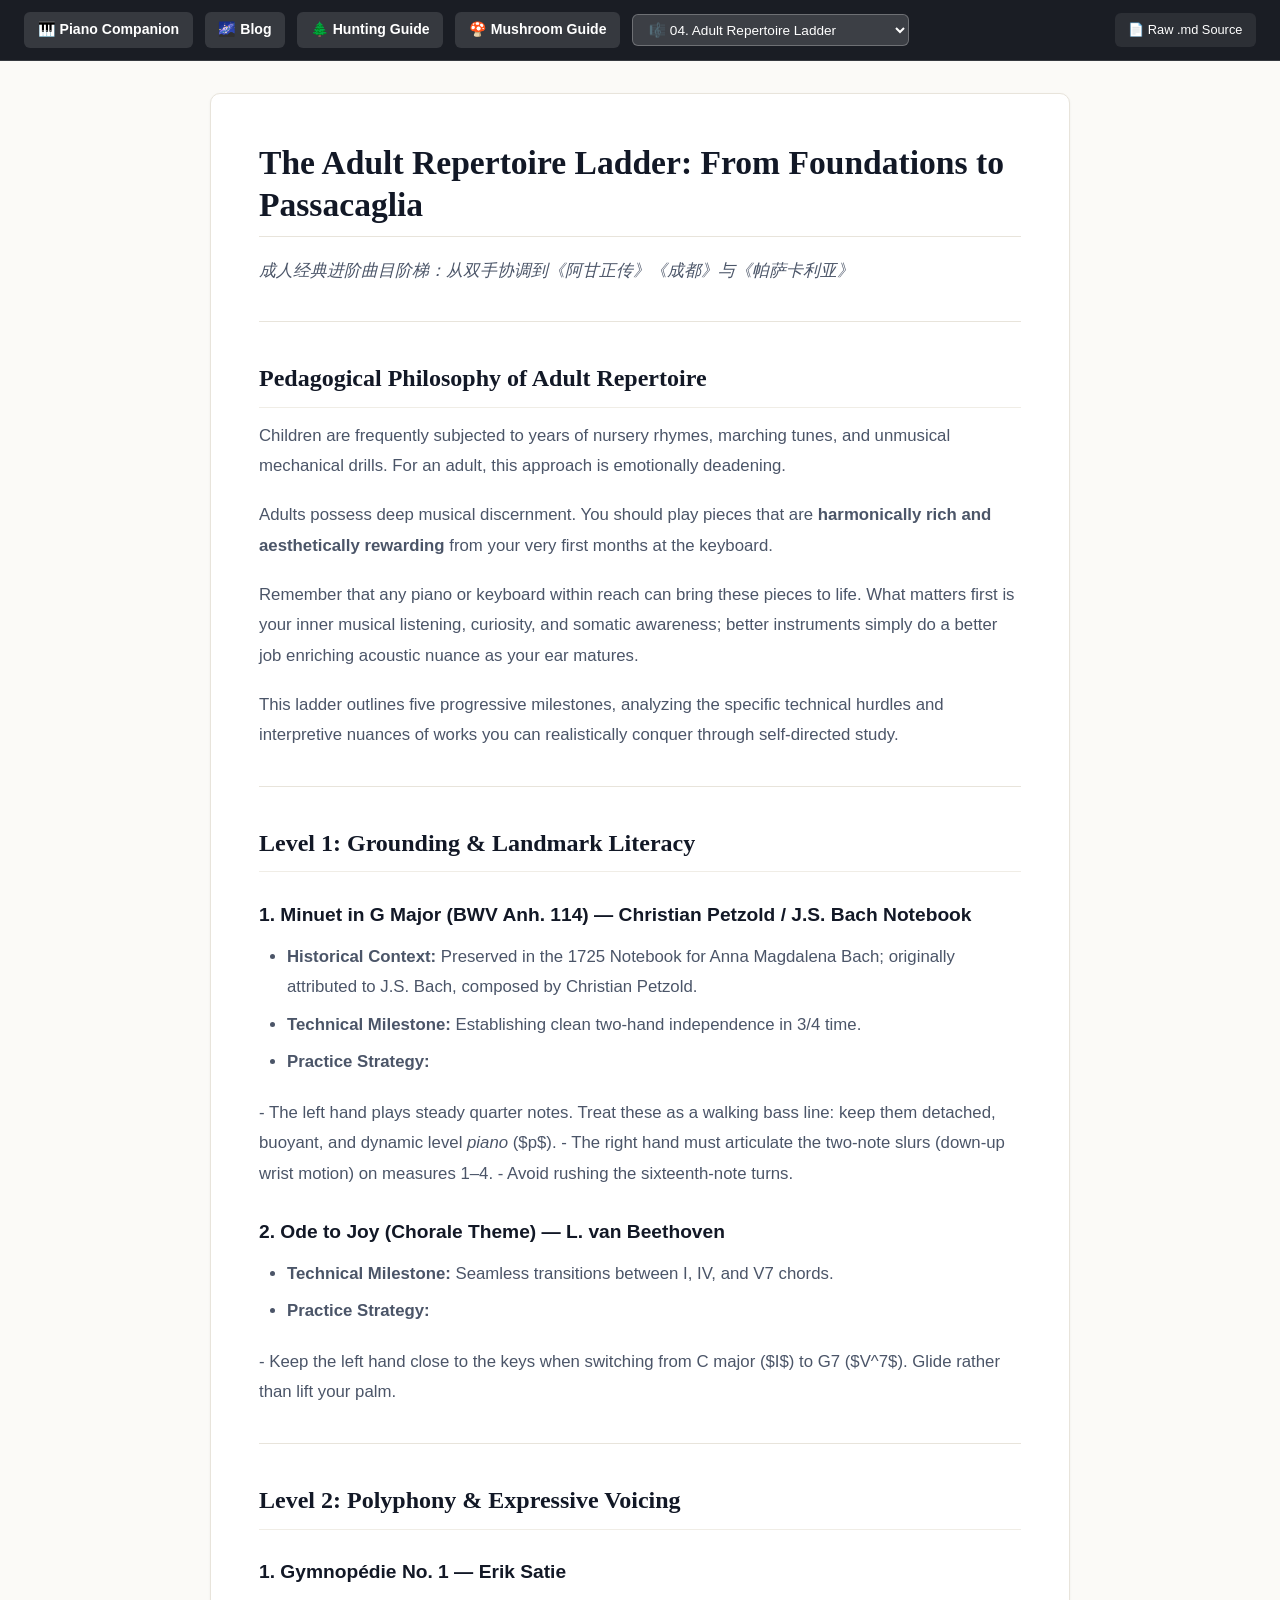
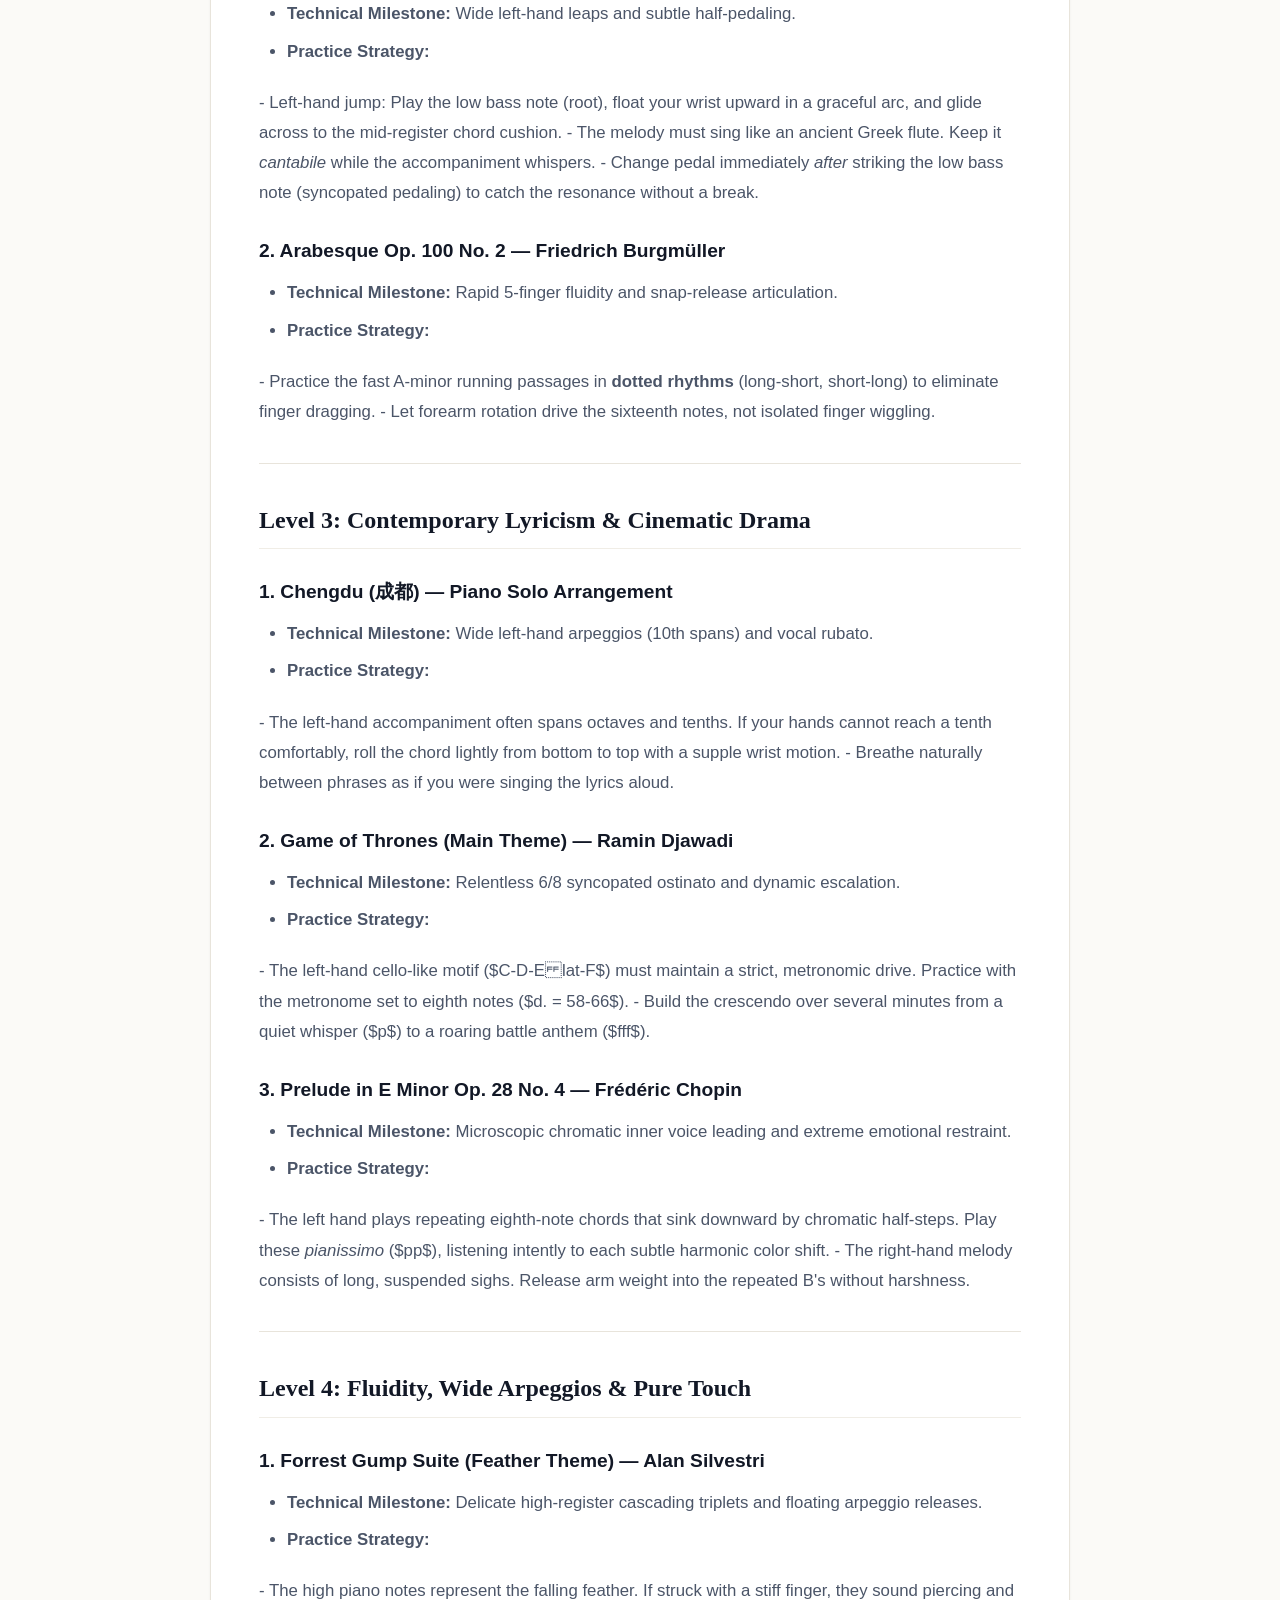
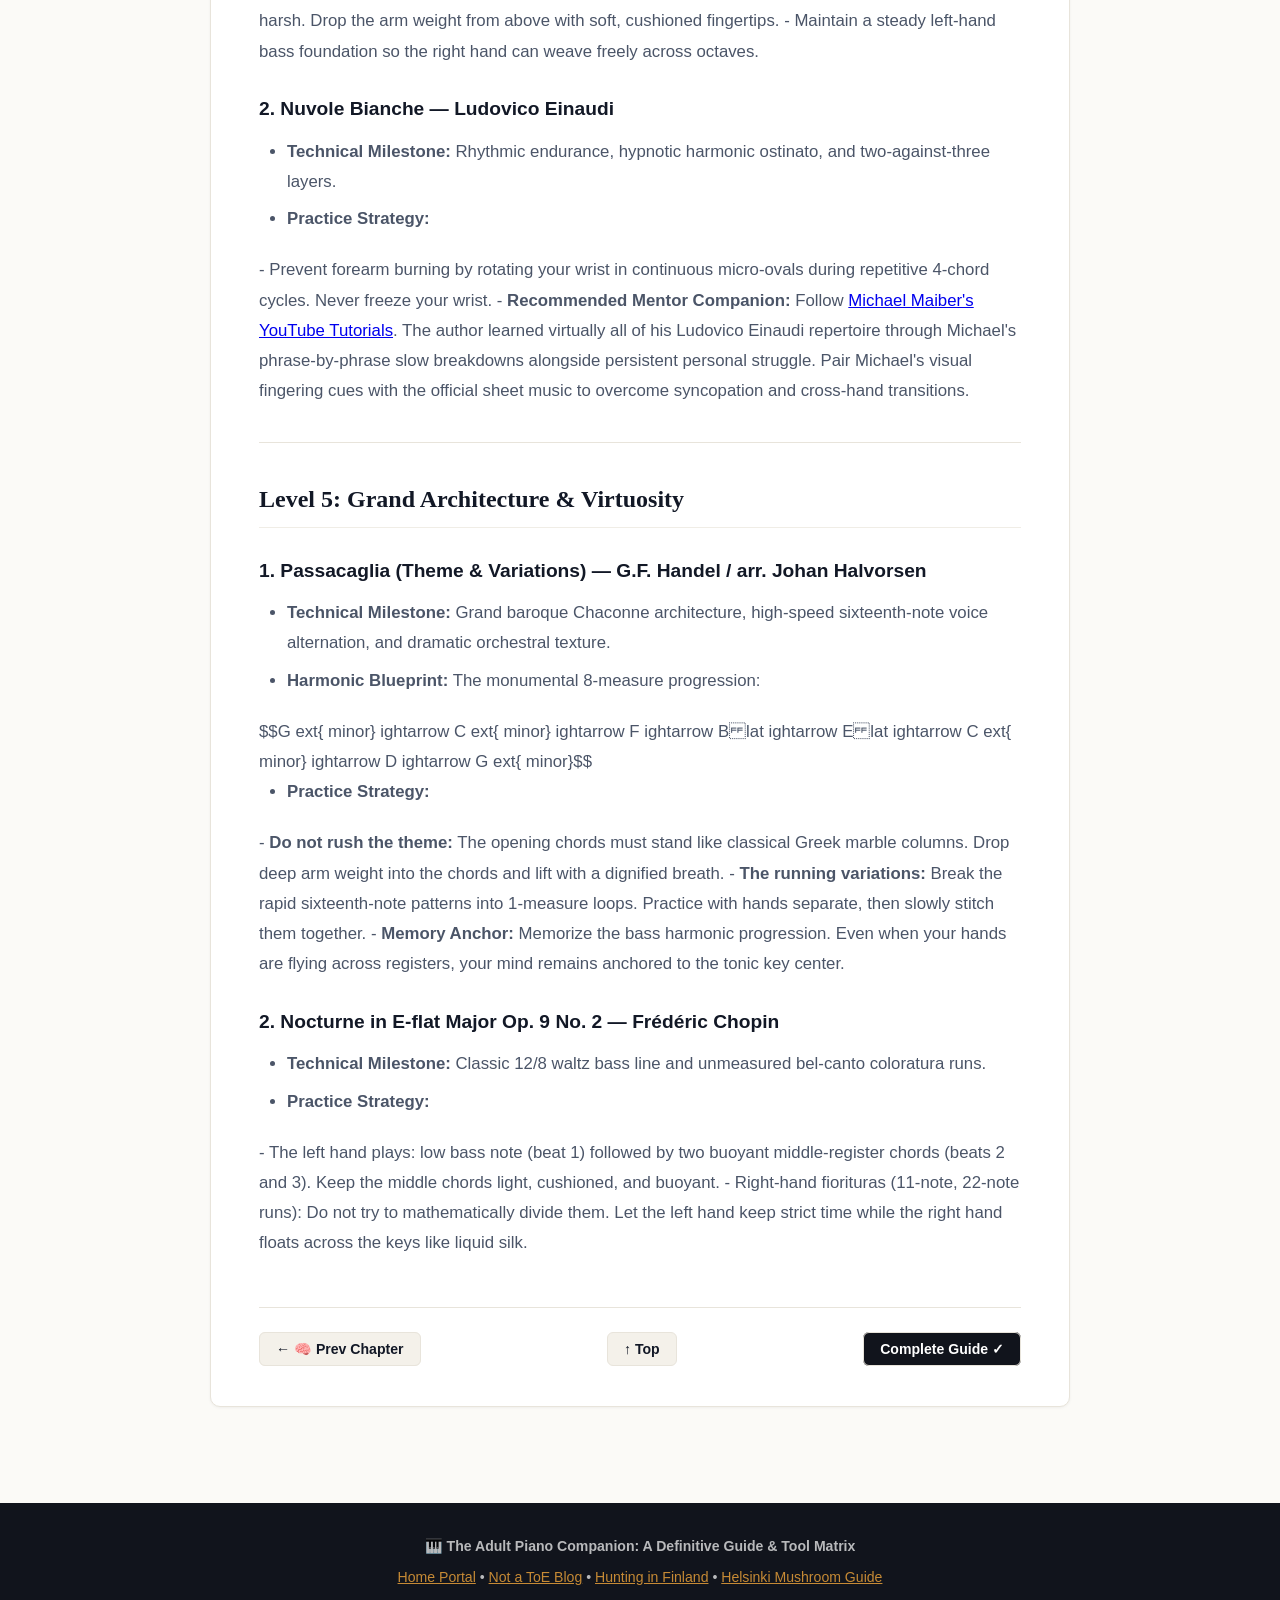
<file: docs/04_adult_repertoire_ladder.html>
<!DOCTYPE html>
<html lang="en">
<head>
  <meta charset="UTF-8">
  <meta name="viewport" content="width=device-width, initial-scale=1.0">
  <title>04. Adult Repertoire Ladder | The Adult Piano Companion</title>
  <link rel="stylesheet" href="../styles.css">
  <style>
    body {
      background-color: var(--bg);
      color: var(--ink-primary);
      min-height: 100vh;
      display: flex;
      flex-direction: column;
      font-family: -apple-system, BlinkMacSystemFont, "Segoe UI", Roboto, Helvetica, Arial, "PingFang SC", "Hiragino Sans GB", "Microsoft YaHei", sans-serif;
    }
    .doc-sticky-header {
      position: sticky;
      top: 0;
      z-index: 100;
      background: rgba(17, 20, 28, 0.96);
      backdrop-filter: blur(12px);
      border-bottom: 1px solid rgba(255, 255, 255, 0.12);
      padding: 0.75rem 1.5rem;
      display: flex;
      align-items: center;
      justify-content: space-between;
      gap: 1rem;
      flex-wrap: wrap;
    }
    .doc-nav-left {
      display: flex;
      align-items: center;
      gap: 0.75rem;
      flex-wrap: wrap;
    }
    .doc-btn-back {
      color: #fff;
      text-decoration: none;
      display: inline-flex;
      align-items: center;
      gap: 0.4rem;
      font-weight: 600;
      font-size: 0.88rem;
      padding: 0.4rem 0.85rem;
      background: rgba(255, 255, 255, 0.12);
      border-radius: var(--radius-sm);
      transition: all 0.2s ease;
    }
    .doc-btn-back:hover {
      background: var(--accent-bronze);
      color: #fff;
      transform: translateX(-2px);
    }
    .doc-select {
      background: rgba(255, 255, 255, 0.15);
      color: #fff;
      border: 1px solid rgba(255, 255, 255, 0.25);
      padding: 0.4rem 0.75rem;
      border-radius: var(--radius-sm);
      font-size: 0.85rem;
      cursor: pointer;
      outline: none;
      max-width: 320px;
    }
    .doc-select option {
      background: #11141c;
      color: #fff;
    }
    .doc-main-container {
      max-width: 900px;
      margin: 2rem auto;
      padding: 0 1.25rem 4rem;
      flex: 1;
      width: 100%;
    }
    .doc-card {
      background: var(--surface);
      border-radius: var(--radius-md);
      padding: 2.5rem 3rem;
      box-shadow: 0 1px 3px rgba(0,0,0,0.05);
      border: 1px solid var(--border);
    }
    .doc-content-area {
      line-height: 1.8;
      font-size: 1.05rem;
      color: var(--ink-secondary);
    }
    .doc-content-area h1 {
      font-size: 2.1rem;
      color: var(--ink-primary);
      margin-top: 0.5rem;
      margin-bottom: 1.2rem;
      line-height: 1.25;
      font-family: Georgia, Cambria, "Times New Roman", Times, serif;
      border-bottom: 1px solid var(--border);
      padding-bottom: 0.6rem;
    }
    .doc-content-area h2 {
      font-size: 1.5rem;
      color: var(--ink-primary);
      margin-top: 2.2rem;
      margin-bottom: 0.8rem;
      font-family: Georgia, Cambria, "Times New Roman", Times, serif;
      border-bottom: 1px solid var(--border-light);
      padding-bottom: 0.4rem;
    }
    .doc-content-area h3 {
      font-size: 1.2rem;
      color: var(--ink-primary);
      margin-top: 1.6rem;
      margin-bottom: 0.6rem;
    }
    .doc-content-area p {
      margin-bottom: 1.2rem;
    }
    .doc-content-area ul, .doc-content-area ol {
      margin-bottom: 1.3rem;
      padding-left: 1.75rem;
    }
    .doc-content-area li {
      margin-bottom: 0.45rem;
    }
    .table-container {
      width: 100%;
      overflow-x: auto;
      margin: 1.5rem 0;
    }
    table {
      width: 100%;
      border-collapse: collapse;
      font-size: 0.92rem;
    }
    th, td {
      border: 1px solid var(--border);
      padding: 0.75rem 1rem;
      text-align: left;
    }
    th {
      background: var(--bg-subtle);
      font-weight: 700;
      color: var(--ink-primary);
    }
    tr:nth-child(even) td {
      background: #fdfdfb;
    }
    .piano-alert {
      padding: 1rem 1.25rem;
      border-radius: var(--radius-sm);
      margin: 1.5rem 0;
      font-size: 0.95rem;
      line-height: 1.55;
      background-color: var(--accent-bronze-light);
      border-left: 4px solid var(--accent-bronze);
      color: var(--accent-bronze-dark);
    }
    pre {
      background: var(--piano-ebony);
      color: var(--piano-ivory);
      padding: 1rem 1.25rem;
      border-radius: var(--radius-sm);
      overflow-x: auto;
      font-size: 0.88rem;
      margin: 1.25rem 0;
    }
    code {
      font-family: ui-monospace, SFMono-Regular, Menlo, Monaco, Consolas, monospace;
      background: rgba(0,0,0,0.05);
      padding: 0.15rem 0.35rem;
      border-radius: 4px;
      font-size: 0.88em;
    }
    blockquote {
      border-left: 4px solid var(--accent-bronze);
      padding-left: 1.1rem;
      margin: 1.4rem 0;
      color: var(--ink-muted);
      font-style: italic;
    }
    hr {
      border: 0;
      border-top: 1px solid var(--border);
      margin: 2.2rem 0;
    }
    .doc-footer-nav {
      display: flex;
      justify-content: space-between;
      align-items: center;
      margin-top: 3rem;
      padding-top: 1.5rem;
      border-top: 1px solid var(--border);
      flex-wrap: wrap;
      gap: 1rem;
    }
    .doc-nav-btn {
      padding: 0.5rem 1rem;
      border-radius: var(--radius-sm);
      font-weight: 600;
      font-size: 0.88rem;
      text-decoration: none;
      background: var(--bg-subtle);
      border: 1px solid var(--border);
      color: var(--ink-primary);
      transition: all 0.2s ease;
    }
    .doc-nav-btn:hover {
      background: var(--accent-bronze);
      color: #fff;
    }
    .doc-nav-btn.primary {
      background: var(--piano-black);
      color: #fff;
    }
    .doc-nav-btn.primary:hover {
      background: var(--accent-bronze);
    }
    @media (max-width: 768px) {
      .doc-card {
        padding: 1.5rem;
      }
      .doc-content-area h1 {
        font-size: 1.6rem;
      }
    }
  </style>
</head>
<body>

  <!-- Sticky Header Bar -->
  <header class="doc-sticky-header">
    <div class="doc-nav-left">
      <a href="../index.html" class="doc-btn-back">🎹 Piano Companion</a>
      <a href="https://powerpig99.github.io/not-a-toe/" class="doc-btn-back" target="_blank" rel="noopener" title="Author Blog (Not a ToE)">🌌 Blog</a>
      <a href="https://powerpig99.github.io/hunting-in-finland/" class="doc-btn-back" target="_blank" rel="noopener" title="Companion Guide: Hunting in Finland">🌲 Hunting Guide</a>
      <a href="https://powerpig99.github.io/helsinki-mushroom-guide/" class="doc-btn-back" target="_blank" rel="noopener" title="Companion Guide: Helsinki Mushroom Guide">🍄 Mushroom Guide</a>
      <select class="doc-select" onchange="if(this.value) window.location.href=this.value" aria-label="Jump to Chapter">
        
    <option value="01_philosophy_and_agency.html" >
      🎹 01. Philosophy & Agency
    </option>
  
    <option value="02_tool_ecosystem_guide.html" >
      🛠️ 02. Tool Ecosystem Guide
    </option>
  
    <option value="03_deliberate_practice_framework.html" >
      🧠 03. Deliberate Practice Framework
    </option>
  
    <option value="04_adult_repertoire_ladder.html" selected>
      🎼 04. Adult Repertoire Ladder
    </option>
  
      </select>
    </div>
    <div>
      <a href="04_adult_repertoire_ladder.md" class="doc-btn-back" target="_blank" style="background:rgba(255,255,255,0.08); font-weight:normal; font-size:0.8rem;">📄 Raw .md Source</a>
    </div>
  </header>

  <!-- Main Content -->
  <main class="doc-main-container">
    <article class="doc-card">
      <div class="doc-content-area">
        <h1>The Adult Repertoire Ladder: From Foundations to Passacaglia</h1>
<em>成人经典进阶曲目阶梯：从双手协调到《阿甘正传》《成都》与《帕萨卡利亚》</em>

<hr>

<h2>Pedagogical Philosophy of Adult Repertoire</h2>

<p>Children are frequently subjected to years of nursery rhymes, marching tunes, and unmusical mechanical drills. For an adult, this approach is emotionally deadening.</p>

<p>Adults possess deep musical discernment. You should play pieces that are <strong>harmonically rich and aesthetically rewarding</strong> from your very first months at the keyboard.</p>

<p>Remember that any piano or keyboard within reach can bring these pieces to life. What matters first is your inner musical listening, curiosity, and somatic awareness; better instruments simply do a better job enriching acoustic nuance as your ear matures.</p>

<p>This ladder outlines five progressive milestones, analyzing the specific technical hurdles and interpretive nuances of works you can realistically conquer through self-directed study.</p>

<hr>

<h2>Level 1: Grounding & Landmark Literacy</h2>

<h3>1. Minuet in G Major (BWV Anh. 114) — Christian Petzold / J.S. Bach Notebook</h3>
<ul>
  <li><strong>Historical Context:</strong> Preserved in the 1725 Notebook for Anna Magdalena Bach; originally attributed to J.S. Bach, composed by Christian Petzold.</li>
  <li><strong>Technical Milestone:</strong> Establishing clean two-hand independence in 3/4 time.</li>
  <li><strong>Practice Strategy:</strong></li>
</ul>
  - The left hand plays steady quarter notes. Treat these as a walking bass line: keep them detached, buoyant, and dynamic level <em>piano</em> ($p$).
  - The right hand must articulate the two-note slurs (down-up wrist motion) on measures 1–4.
  - Avoid rushing the sixteenth-note turns.

<h3>2. Ode to Joy (Chorale Theme) — L. van Beethoven</h3>
<ul>
  <li><strong>Technical Milestone:</strong> Seamless transitions between I, IV, and V7 chords.</li>
  <li><strong>Practice Strategy:</strong></li>
</ul>
  - Keep the left hand close to the keys when switching from C major ($I$) to G7 ($V^7$). Glide rather than lift your palm.

<hr>

<h2>Level 2: Polyphony & Expressive Voicing</h2>

<h3>1. Gymnopédie No. 1 — Erik Satie</h3>
<ul>
  <li><strong>Technical Milestone:</strong> Wide left-hand leaps and subtle half-pedaling.</li>
  <li><strong>Practice Strategy:</strong></li>
</ul>
  - Left-hand jump: Play the low bass note (root), float your wrist upward in a graceful arc, and glide across to the mid-register chord cushion.
  - The melody must sing like an ancient Greek flute. Keep it <em>cantabile</em> while the accompaniment whispers.
  - Change pedal immediately <em>after</em> striking the low bass note (syncopated pedaling) to catch the resonance without a break.

<h3>2. Arabesque Op. 100 No. 2 — Friedrich Burgmüller</h3>
<ul>
  <li><strong>Technical Milestone:</strong> Rapid 5-finger fluidity and snap-release articulation.</li>
  <li><strong>Practice Strategy:</strong></li>
</ul>
  - Practice the fast A-minor running passages in <strong>dotted rhythms</strong> (long-short, short-long) to eliminate finger dragging.
  - Let forearm rotation drive the sixteenth notes, not isolated finger wiggling.

<hr>

<h2>Level 3: Contemporary Lyricism & Cinematic Drama</h2>

<h3>1. Chengdu (成都) — Piano Solo Arrangement</h3>
<ul>
  <li><strong>Technical Milestone:</strong> Wide left-hand arpeggios (10th spans) and vocal rubato.</li>
  <li><strong>Practice Strategy:</strong></li>
</ul>
  - The left-hand accompaniment often spans octaves and tenths. If your hands cannot reach a tenth comfortably, roll the chord lightly from bottom to top with a supple wrist motion.
  - Breathe naturally between phrases as if you were singing the lyrics aloud.

<h3>2. Game of Thrones (Main Theme) — Ramin Djawadi</h3>
<ul>
  <li><strong>Technical Milestone:</strong> Relentless 6/8 syncopated ostinato and dynamic escalation.</li>
  <li><strong>Practice Strategy:</strong></li>
</ul>
  - The left-hand cello-like motif ($C-D-Elat-F$) must maintain a strict, metronomic drive. Practice with the metronome set to eighth notes ($d. = 58-66$).
  - Build the crescendo over several minutes from a quiet whisper ($p$) to a roaring battle anthem ($fff$).

<h3>3. Prelude in E Minor Op. 28 No. 4 — Frédéric Chopin</h3>
<ul>
  <li><strong>Technical Milestone:</strong> Microscopic chromatic inner voice leading and extreme emotional restraint.</li>
  <li><strong>Practice Strategy:</strong></li>
</ul>
  - The left hand plays repeating eighth-note chords that sink downward by chromatic half-steps. Play these <em>pianissimo</em> ($pp$), listening intently to each subtle harmonic color shift.
  - The right-hand melody consists of long, suspended sighs. Release arm weight into the repeated B's without harshness.

<hr>

<h2>Level 4: Fluidity, Wide Arpeggios & Pure Touch</h2>

<h3>1. Forrest Gump Suite (Feather Theme) — Alan Silvestri</h3>
<ul>
  <li><strong>Technical Milestone:</strong> Delicate high-register cascading triplets and floating arpeggio releases.</li>
  <li><strong>Practice Strategy:</strong></li>
</ul>
  - The high piano notes represent the falling feather. If struck with a stiff finger, they sound piercing and harsh. Drop the arm weight from above with soft, cushioned fingertips.
  - Maintain a steady left-hand bass foundation so the right hand can weave freely across octaves.

<h3>2. Nuvole Bianche — Ludovico Einaudi</h3>
<ul>
  <li><strong>Technical Milestone:</strong> Rhythmic endurance, hypnotic harmonic ostinato, and two-against-three layers.</li>
  <li><strong>Practice Strategy:</strong></li>
</ul>
  - Prevent forearm burning by rotating your wrist in continuous micro-ovals during repetitive 4-chord cycles. Never freeze your wrist.
  - <strong>Recommended Mentor Companion:</strong> Follow <a href="https://www.youtube.com/@MichaelMaiber" rel="noopener noreferrer">Michael Maiber's YouTube Tutorials</a>. The author learned virtually all of his Ludovico Einaudi repertoire through Michael's phrase-by-phrase slow breakdowns alongside persistent personal struggle. Pair Michael's visual fingering cues with the official sheet music to overcome syncopation and cross-hand transitions.

<hr>

<h2>Level 5: Grand Architecture & Virtuosity</h2>

<h3>1. Passacaglia (Theme & Variations) — G.F. Handel / arr. Johan Halvorsen</h3>
<ul>
  <li><strong>Technical Milestone:</strong> Grand baroque Chaconne architecture, high-speed sixteenth-note voice alternation, and dramatic orchestral texture.</li>
  <li><strong>Harmonic Blueprint:</strong> The monumental 8-measure progression:</li>
</ul>
  $$G	ext{ minor} ightarrow C	ext{ minor} ightarrow F ightarrow Blat ightarrow Elat ightarrow C	ext{ minor} ightarrow D ightarrow G	ext{ minor}$$
<ul>
  <li><strong>Practice Strategy:</strong></li>
</ul>
  - <strong>Do not rush the theme:</strong> The opening chords must stand like classical Greek marble columns. Drop deep arm weight into the chords and lift with a dignified breath.
  - <strong>The running variations:</strong> Break the rapid sixteenth-note patterns into 1-measure loops. Practice with hands separate, then slowly stitch them together.
  - <strong>Memory Anchor:</strong> Memorize the bass harmonic progression. Even when your hands are flying across registers, your mind remains anchored to the tonic key center.

<h3>2. Nocturne in E-flat Major Op. 9 No. 2 — Frédéric Chopin</h3>
<ul>
  <li><strong>Technical Milestone:</strong> Classic 12/8 waltz bass line and unmeasured bel-canto coloratura runs.</li>
  <li><strong>Practice Strategy:</strong></li>
</ul>
  - The left hand plays: low bass note (beat 1) followed by two buoyant middle-register chords (beats 2 and 3). Keep the middle chords light, cushioned, and buoyant.
  - Right-hand fiorituras (11-note, 22-note runs): Do not try to mathematically divide them. Let the left hand keep strict time while the right hand floats across the keys like liquid silk.
      </div>

      <!-- Navigation Footer -->
      <footer class="doc-footer-nav">
        <div>
          <a href="03_deliberate_practice_framework.html" class="doc-nav-btn">← 🧠 Prev Chapter</a>
        </div>
        <div>
          <button onclick="window.scrollTo({top:0, behavior:'smooth'})" class="doc-nav-btn" style="cursor:pointer;">↑ Top</button>
        </div>
        <div>
          <a href="../index.html" class="doc-nav-btn primary">Complete Guide ✓</a>
        </div>
      </footer>
    </article>
  </main>

  <footer style="background:var(--piano-black); color:rgba(255,255,255,0.7); text-align:center; padding:2rem 1rem; font-size:0.88rem;">
    <p>🎹 <strong>The Adult Piano Companion: A Definitive Guide & Tool Matrix</strong></p>
    <p style="margin-top:0.5rem;">
      <a href="../index.html" style="color:var(--accent-gold);">Home Portal</a> • 
      <a href="https://powerpig99.github.io/not-a-toe/" style="color:var(--accent-gold);" target="_blank" rel="noopener">Not a ToE Blog</a> • 
      <a href="https://powerpig99.github.io/hunting-in-finland/" style="color:var(--accent-gold);" target="_blank" rel="noopener">Hunting in Finland</a> • 
      <a href="https://powerpig99.github.io/helsinki-mushroom-guide/" style="color:var(--accent-gold);" target="_blank" rel="noopener">Helsinki Mushroom Guide</a>
    </p>
  </footer>

</body>
</html>
</file>
<file: styles.css>
/* ==========================================================================
   The Adult Piano Companion - Design System & Styles
   Minimal, Elegant, Ivory/Ebony Aesthetics for Self-Directed Learners
   ========================================================================== */

:root {
  --bg: #fbfaf7;
  --bg-subtle: #f4f1ea;
  --surface: #ffffff;
  --surface-raised: #ffffff;
  --surface-hover: #faf8f3;
  --border: #e8e4db;
  --border-light: #f0ede6;
  --border-dark: #d5cfc2;

  --ink-primary: #121826;
  --ink-secondary: #4b5568;
  --ink-muted: #738096;
  --ink-faint: #9aa5b6;

  --accent-bronze: #ab7328;
  --accent-bronze-dark: #8c5a1a;
  --accent-bronze-light: #fdf5e8;
  --accent-gold: #c68a35;

  --piano-black: #11141c;
  --piano-ebony: #181d28;
  --piano-ivory: #fffffb;

  --badge-green: #1a4d36;
  --badge-green-bg: #e8f5ee;
  --badge-blue: #1d4ed8;
  --badge-blue-bg: #eff6ff;
  --badge-purple: #6b21a8;
  --badge-purple-bg: #f5f3ff;
  --badge-amber: #b45309;
  --badge-amber-bg: #fef3c7;

  --radius-sm: 6px;
  --radius-md: 10px;
  --radius-lg: 14px;
  --radius-xl: 20px;
  --radius-full: 9999px;

  --shadow-sm: 0 1px 2px rgba(18, 24, 38, 0.04);
  --shadow-md: 0 4px 12px rgba(18, 24, 38, 0.06);
  --shadow-lg: 0 10px 25px -4px rgba(18, 24, 38, 0.08), 0 4px 10px -2px rgba(18, 24, 38, 0.04);
  --shadow-lift: 0 14px 30px -4px rgba(18, 24, 38, 0.12);

  --transition-fast: 0.15s cubic-bezier(0.4, 0, 0.2, 1);
  --transition-smooth: 0.25s cubic-bezier(0.16, 1, 0.3, 1);
}

/* Reset & Box Sizing */
*, *::before, *::after {
  box-sizing: border-box;
  margin: 0;
  padding: 0;
}

html {
  font-size: 16px;
  scroll-behavior: smooth;
  -webkit-text-size-adjust: 100%;
}

body {
  font-family: -apple-system, BlinkMacSystemFont, "Segoe UI", Roboto, "PingFang SC", "Hiragino Sans GB", "Microsoft YaHei", sans-serif;
  background-color: var(--bg);
  color: var(--ink-primary);
  line-height: 1.65;
  -webkit-font-smoothing: antialiased;
  -moz-osx-font-smoothing: grayscale;
}

/* Header & Banner */
header#site-header {
  background: var(--piano-ebony);
  color: #ffffff;
  padding: 2.25rem 1.5rem 2rem;
  border-bottom: 1px solid rgba(255, 255, 255, 0.08);
  position: relative;
  overflow: hidden;
}

header#site-header::after {
  content: "";
  position: absolute;
  top: 0;
  right: 0;
  bottom: 0;
  width: 35%;
  background: radial-gradient(circle at 85% 20%, rgba(198, 138, 53, 0.12) 0%, transparent 70%);
  pointer-events: none;
}

.header-container {
  max-width: 1200px;
  margin: 0 auto;
  position: relative;
  z-index: 2;
}

.header-top-bar {
  display: flex;
  justify-content: space-between;
  align-items: center;
  margin-bottom: 1.25rem;
  flex-wrap: wrap;
  gap: 1rem;
}

.site-badge {
  display: inline-flex;
  align-items: center;
  gap: 0.5rem;
  background-color: rgba(255, 255, 255, 0.1);
  backdrop-filter: blur(10px);
  color: #f1f5f9;
  font-size: 0.82rem;
  font-weight: 600;
  letter-spacing: 0.04em;
  padding: 0.35rem 0.9rem;
  border-radius: var(--radius-full);
  border: 1px solid rgba(255, 255, 255, 0.15);
}

/* Language Switcher */
.lang-switcher-wrapper {
  display: inline-flex;
  flex-direction: row;
  align-items: center;
  gap: 8px;
}

.lang-row {
  display: inline-flex;
  align-items: center;
  gap: 4px;
  background: rgba(0, 0, 0, 0.35);
  padding: 3px 4px;
  border-radius: var(--radius-sm);
  border: 1px solid rgba(255, 255, 255, 0.1);
}

.lang-btn {
  background: transparent;
  border: none;
  color: rgba(255, 255, 255, 0.7);
  font-size: 0.85rem;
  font-weight: 600;
  padding: 4px 8px;
  border-radius: 4px;
  cursor: pointer;
  transition: var(--transition-fast);
  display: inline-flex;
  align-items: center;
  gap: 4px;
}

.lang-btn:hover {
  color: #ffffff;
  background: rgba(255, 255, 255, 0.12);
}

.lang-btn.active {
  background: var(--accent-bronze);
  color: #ffffff;
  box-shadow: 0 1px 4px rgba(0, 0, 0, 0.2);
}

.secondary-lang-row .lang-btn {
  font-size: 0.8rem;
  opacity: 0.85;
}

.secondary-lang-row .lang-btn.active {
  background: rgba(255, 255, 255, 0.25);
  color: #ffffff;
}

/* Header Headings */
h1#site-title {
  font-family: "Playfair Display", Georgia, "Times New Roman", serif;
  font-size: 2.5rem;
  font-weight: 700;
  letter-spacing: -0.02em;
  line-height: 1.15;
  margin-bottom: 0.75rem;
  color: #ffffff;
}

p#site-subtitle {
  font-size: 1.05rem;
  color: #cbd5e1;
  max-width: 820px;
  line-height: 1.6;
}

.blog-subtitle-link {
  color: #e2b168;
  font-weight: 600;
  text-decoration: underline;
  text-underline-offset: 3px;
  transition: var(--transition-fast);
}

.blog-subtitle-link:hover {
  color: #ffffff;
}

/* Ground Anchor Quote Banner */
.ground-quote-bar {
  margin-top: 1.5rem;
  background: rgba(255, 255, 255, 0.05);
  border-left: 3px solid var(--accent-gold);
  padding: 0.85rem 1.25rem;
  border-radius: 0 var(--radius-sm) var(--radius-sm) 0;
  font-size: 0.92rem;
  color: #e2e8f0;
  font-style: italic;
  display: flex;
  align-items: center;
  justify-content: space-between;
  flex-wrap: wrap;
  gap: 0.5rem;
}

.ground-quote-bar a {
  color: #e2b168;
  font-style: normal;
  font-weight: 600;
  text-decoration: none;
  border-bottom: 1px dotted #e2b168;
}

.ground-quote-bar a:hover {
  color: #ffffff;
  border-bottom-color: #ffffff;
}

/* Main Container */
main {
  max-width: 1200px;
  margin: 0 auto;
  padding: 2rem 1.5rem 4rem;
}

/* Navigation Tabs */
.nav-tabs-wrapper {
  margin-bottom: 2rem;
  border-bottom: 1px solid var(--border);
  position: sticky;
  top: 0;
  background: var(--bg);
  z-index: 20;
  padding-top: 0.5rem;
}

.nav-tabs {
  display: flex;
  gap: 0.5rem;
  overflow-x: auto;
  scrollbar-width: none;
  -webkit-overflow-scrolling: touch;
  padding-bottom: 0.5rem;
}

.nav-tabs::-webkit-scrollbar {
  display: none;
}

.tab-btn {
  background: transparent;
  border: 1px solid transparent;
  font-size: 0.95rem;
  font-weight: 600;
  color: var(--ink-secondary);
  padding: 0.6rem 1.1rem;
  border-radius: var(--radius-md);
  cursor: pointer;
  white-space: nowrap;
  transition: var(--transition-fast);
  display: inline-flex;
  align-items: center;
  gap: 0.45rem;
}

.tab-btn:hover {
  background: var(--bg-subtle);
  color: var(--ink-primary);
}

.tab-btn.active {
  background: var(--piano-ebony);
  color: #ffffff;
  border-color: var(--piano-ebony);
  box-shadow: var(--shadow-sm);
}

/* Section Containers */
section.tab-pane {
  display: none;
  animation: fadeIn 0.3s cubic-bezier(0.16, 1, 0.3, 1);
}

section.tab-pane.active {
  display: block;
}

@keyframes fadeIn {
  from { opacity: 0; transform: translateY(6px); }
  to { opacity: 1; transform: translateY(0); }
}

/* Section Header Typography */
.section-intro {
  margin-bottom: 2rem;
}

.section-title {
  font-family: "Playfair Display", Georgia, serif;
  font-size: 2rem;
  color: var(--ink-primary);
  margin-bottom: 0.4rem;
  letter-spacing: -0.01em;
}

.section-subtitle {
  font-size: 1.05rem;
  color: var(--ink-secondary);
  max-width: 800px;
}

/* ==========================================================================
   Bilingual Container for Dual Mode
   ========================================================================== */
.bilingual-grid {
  display: grid;
  grid-template-columns: 1fr;
  gap: 1.5rem;
}

.has-secondary-lang .bilingual-grid {
  grid-template-columns: 1fr 1fr;
  gap: 2rem;
}

.bilingual-col-primary {
  min-width: 0;
}

.bilingual-col-secondary {
  min-width: 0;
  border-left: 2px dashed var(--border-dark);
  padding-left: 2rem;
  background: rgba(244, 241, 234, 0.35);
  border-radius: var(--radius-md);
}

.bilingual-badge-tag {
  display: inline-block;
  font-size: 0.72rem;
  font-weight: 700;
  text-transform: uppercase;
  letter-spacing: 0.08em;
  padding: 2px 6px;
  border-radius: 4px;
  margin-bottom: 0.75rem;
  background: var(--border-dark);
  color: var(--ink-secondary);
}

/* ==========================================================================
   Tab 1: Philosophy Section Styles
   ========================================================================== */
.philosophy-hero-card {
  background: var(--surface);
  border: 1px solid var(--border);
  border-radius: var(--radius-lg);
  padding: 2.25rem;
  box-shadow: var(--shadow-sm);
  margin-bottom: 2.5rem;
  position: relative;
  border-left: 5px solid var(--accent-bronze);
}

.philosophy-hero-card h2 {
  font-family: "Playfair Display", Georgia, serif;
  font-size: 1.85rem;
  margin-bottom: 0.75rem;
  color: var(--ink-primary);
}

.philosophy-hero-card p.lead {
  font-size: 1.12rem;
  color: var(--ink-secondary);
  margin-bottom: 1.5rem;
  line-height: 1.6;
}

.philosophy-quote-box {
  background: var(--bg-subtle);
  border-radius: var(--radius-md);
  padding: 1.25rem 1.5rem;
  border: 1px solid var(--border);
  font-style: italic;
  color: var(--ink-primary);
  position: relative;
  font-size: 0.98rem;
}

.philosophy-article {
  background: var(--surface);
  border: 1px solid var(--border);
  border-radius: var(--radius-lg);
  padding: 2.25rem;
  margin-bottom: 2rem;
  box-shadow: var(--shadow-sm);
}

.philosophy-article h3 {
  font-family: "Playfair Display", Georgia, serif;
  font-size: 1.45rem;
  margin-bottom: 1.25rem;
  color: var(--ink-primary);
  border-bottom: 1px solid var(--border-light);
  padding-bottom: 0.5rem;
}

.philosophy-article p {
  margin-bottom: 1rem;
  color: var(--ink-primary);
  font-size: 1rem;
}

.philosophy-article p:last-child {
  margin-bottom: 0;
}

.philosophy-article ul {
  margin: 1rem 0 1.25rem 1.5rem;
  color: var(--ink-primary);
}

.philosophy-article li {
  margin-bottom: 0.65rem;
  line-height: 1.6;
}

.philosophy-article blockquote {
  margin: 1.5rem 0;
  padding: 1rem 1.5rem;
  background: var(--accent-bronze-light);
  border-left: 4px solid var(--accent-bronze);
  border-radius: 0 var(--radius-md) var(--radius-md) 0;
  font-weight: 500;
  color: var(--accent-bronze-dark);
}

/* ==========================================================================
   Tab 2: Tool Matrix Section Styles
   ========================================================================== */
.controls-panel {
  background: var(--surface);
  border: 1px solid var(--border);
  border-radius: var(--radius-lg);
  padding: 1.5rem;
  margin-bottom: 2rem;
  box-shadow: var(--shadow-sm);
}

.search-box {
  position: relative;
  margin-bottom: 1.25rem;
}

.search-icon {
  position: absolute;
  left: 1rem;
  top: 50%;
  transform: translateY(-50%);
  font-size: 1.1rem;
  color: var(--ink-muted);
  pointer-events: none;
}

.search-input {
  width: 100%;
  padding: 0.8rem 1rem 0.8rem 2.8rem;
  font-size: 1rem;
  border: 1px solid var(--border);
  border-radius: var(--radius-md);
  background: var(--bg);
  color: var(--ink-primary);
  transition: var(--transition-fast);
  outline: none;
}

.search-input:focus {
  border-color: var(--accent-bronze);
  background: #ffffff;
  box-shadow: 0 0 0 3px rgba(171, 115, 40, 0.15);
}

.filters-wrapper {
  display: flex;
  flex-direction: column;
  gap: 0.85rem;
}

.filter-row {
  display: flex;
  align-items: center;
  gap: 0.65rem;
  flex-wrap: wrap;
}

.filter-label {
  font-size: 0.85rem;
  font-weight: 700;
  color: var(--ink-secondary);
  min-width: 85px;
  text-transform: uppercase;
  letter-spacing: 0.04em;
}

.pill-group {
  display: flex;
  flex-wrap: wrap;
  gap: 0.4rem;
}

.pill-btn {
  background: var(--bg);
  border: 1px solid var(--border);
  font-size: 0.84rem;
  font-weight: 600;
  color: var(--ink-secondary);
  padding: 0.35rem 0.75rem;
  border-radius: var(--radius-full);
  cursor: pointer;
  transition: var(--transition-fast);
}

.pill-btn:hover {
  border-color: var(--ink-muted);
  color: var(--ink-primary);
}

.pill-btn.active {
  background: var(--piano-ebony);
  color: #ffffff;
  border-color: var(--piano-ebony);
}

/* Tool Grid */
.tool-results-bar {
  display: flex;
  justify-content: space-between;
  align-items: center;
  margin-bottom: 1.25rem;
  font-size: 0.9rem;
  color: var(--ink-muted);
}

.tool-grid {
  display: grid;
  grid-template-columns: repeat(auto-fill, minmax(350px, 1fr));
  gap: 1.5rem;
}

.tool-card {
  background: var(--surface);
  border: 1px solid var(--border);
  border-radius: var(--radius-lg);
  padding: 1.6rem;
  box-shadow: var(--shadow-sm);
  display: flex;
  flex-direction: column;
  transition: var(--transition-smooth);
  position: relative;
}

.tool-card:hover {
  transform: translateY(-4px);
  box-shadow: var(--shadow-md);
  border-color: var(--border-dark);
}

.tool-card-header {
  display: flex;
  justify-content: space-between;
  align-items: flex-start;
  gap: 0.75rem;
  margin-bottom: 0.85rem;
}

.tool-card-title {
  font-family: "Playfair Display", Georgia, serif;
  font-size: 1.25rem;
  font-weight: 700;
  color: var(--ink-primary);
  line-height: 1.3;
}

.tool-badge-pill {
  font-size: 0.72rem;
  font-weight: 700;
  padding: 0.25rem 0.6rem;
  border-radius: var(--radius-full);
  text-transform: uppercase;
  letter-spacing: 0.05em;
  white-space: nowrap;
}

.badge-free {
  background: var(--badge-green-bg);
  color: var(--badge-green);
}

.badge-paid {
  background: var(--badge-amber-bg);
  color: var(--badge-amber);
}

.tool-tag-row {
  display: flex;
  flex-wrap: wrap;
  gap: 0.35rem;
  margin-bottom: 1rem;
}

.tool-tag {
  font-size: 0.75rem;
  background: var(--bg-subtle);
  color: var(--ink-secondary);
  padding: 2px 7px;
  border-radius: 4px;
  border: 1px solid var(--border-light);
}

.tool-summary {
  font-size: 0.95rem;
  color: var(--ink-secondary);
  line-height: 1.55;
  margin-bottom: 1.25rem;
  flex-grow: 1;
}

.tool-highlights-box {
  background: var(--bg);
  border-radius: var(--radius-md);
  padding: 0.9rem;
  margin-bottom: 1.25rem;
  font-size: 0.86rem;
  border: 1px solid var(--border-light);
}

.tool-highlights-box strong {
  display: block;
  font-size: 0.78rem;
  text-transform: uppercase;
  letter-spacing: 0.04em;
  color: var(--ink-muted);
  margin-bottom: 0.35rem;
}

.tool-card-footer {
  display: flex;
  justify-content: space-between;
  align-items: center;
  padding-top: 0.85rem;
  border-top: 1px solid var(--border-light);
}

.clickable-card {
  cursor: pointer;
  user-select: none;
  transition: transform 0.2s cubic-bezier(0.16, 1, 0.3, 1), box-shadow 0.2s ease, border-color 0.2s ease;
}

.clickable-card:hover {
  transform: translateY(-4px);
  box-shadow: var(--shadow-md);
  border-color: var(--accent-bronze);
}

.clickable-card:focus-visible {
  outline: 2px solid var(--accent-bronze);
  outline-offset: 3px;
}

.card-open-hint {
  font-size: 1.15rem;
  font-weight: 700;
  color: var(--ink-faint);
  transition: transform 0.2s ease, color 0.2s ease;
  line-height: 1;
  display: inline-flex;
  align-items: center;
  justify-content: center;
  padding: 2px 4px;
}

.clickable-card:hover .card-open-hint {
  color: var(--accent-bronze);
  transform: translate(2px, -2px);
}

.platform-icons {
  display: flex;
  gap: 0.4rem;
  font-size: 0.85rem;
  color: var(--ink-muted);
}

/* ==========================================================================
   Tab 3: Comparator Section Styles
   ========================================================================== */
.comparator-card {
  background: var(--surface);
  border: 1px solid var(--border);
  border-radius: var(--radius-lg);
  padding: 2.25rem;
  margin-bottom: 2.5rem;
  box-shadow: var(--shadow-sm);
}

.comparator-header {
  margin-bottom: 1.5rem;
  border-bottom: 1px solid var(--border);
  padding-bottom: 1rem;
}

.comparator-topic {
  font-family: "Playfair Display", Georgia, serif;
  font-size: 1.5rem;
  color: var(--ink-primary);
  margin-bottom: 0.35rem;
}

.comparator-overview {
  font-size: 1rem;
  color: var(--ink-secondary);
}

.comparator-duel-grid {
  display: grid;
  grid-template-columns: 1fr 1fr;
  gap: 1.5rem;
  margin-bottom: 1.75rem;
}

.duel-column {
  background: var(--bg);
  border-radius: var(--radius-md);
  padding: 1.4rem;
  border: 1px solid var(--border);
}

.duel-title {
  font-size: 1.15rem;
  font-weight: 700;
  margin-bottom: 1rem;
  color: var(--ink-primary);
  display: flex;
  align-items: center;
  gap: 0.5rem;
}

.duel-list {
  list-style: none;
}

.duel-list li {
  font-size: 0.92rem;
  line-height: 1.5;
  margin-bottom: 0.65rem;
  display: flex;
  align-items: flex-start;
  gap: 0.5rem;
}

.duel-list.pros li::before {
  content: "✓";
  color: #16a34a;
  font-weight: 700;
}

.duel-list.cons li::before {
  content: "✕";
  color: #dc2626;
  font-weight: 700;
}

.comparator-verdict {
  background: var(--accent-bronze-light);
  border-left: 4px solid var(--accent-bronze);
  border-radius: 0 var(--radius-md) var(--radius-md) 0;
  padding: 1.25rem 1.5rem;
}

.verdict-heading {
  font-size: 0.85rem;
  font-weight: 700;
  text-transform: uppercase;
  letter-spacing: 0.06em;
  color: var(--accent-bronze-dark);
  margin-bottom: 0.35rem;
}

.verdict-text {
  font-size: 0.98rem;
  color: var(--ink-primary);
  line-height: 1.6;
}

/* ==========================================================================
   Tab 4: Practice Architecture Styles
   ========================================================================== */
.practice-golden-banner {
  background: var(--surface);
  border: 1px solid var(--border);
  border-left: 5px solid var(--accent-bronze);
  border-radius: var(--radius-lg);
  padding: 2.25rem;
  box-shadow: var(--shadow-sm);
  margin-bottom: 2.5rem;
}

.practice-golden-banner .principle-header {
  margin-bottom: 1.75rem;
}

.principle-tag {
  display: inline-block;
  font-size: 0.75rem;
  font-weight: 700;
  text-transform: uppercase;
  letter-spacing: 0.08em;
  padding: 0.25rem 0.75rem;
  border-radius: var(--radius-full);
  background: var(--accent-bronze-light);
  color: var(--accent-bronze-dark);
  border: 1px solid rgba(171, 115, 40, 0.25);
  margin-bottom: 0.85rem;
}

.principle-title {
  font-family: "Playfair Display", Georgia, serif;
  font-size: 1.75rem;
  color: var(--ink-primary);
  margin-bottom: 0.75rem;
  line-height: 1.3;
}

.principle-subtitle {
  font-size: 1.05rem;
  color: var(--ink-secondary);
  line-height: 1.6;
}

.principle-pillars-grid {
  display: grid;
  grid-template-columns: repeat(auto-fit, minmax(280px, 1fr));
  gap: 1.5rem;
  margin-bottom: 2rem;
}

.principle-pillar-card {
  background: var(--bg);
  border: 1px solid var(--border);
  border-radius: var(--radius-md);
  padding: 1.5rem;
  position: relative;
  transition: transform 0.2s ease, box-shadow 0.2s ease;
}

.principle-pillar-card:hover {
  transform: translateY(-2px);
  box-shadow: var(--shadow-sm);
}

.pillar-badge {
  font-family: "Playfair Display", Georgia, serif;
  font-size: 1.25rem;
  font-weight: 800;
  color: var(--accent-bronze);
  margin-bottom: 0.5rem;
  line-height: 1;
}

.pillar-title {
  font-size: 1.05rem;
  font-weight: 700;
  color: var(--ink-primary);
  margin-bottom: 0.65rem;
  line-height: 1.4;
}

.pillar-desc {
  font-size: 0.92rem;
  color: var(--ink-secondary);
  line-height: 1.6;
}

.principle-litmus-box {
  display: flex;
  align-items: center;
  gap: 1.25rem;
  background: var(--accent-bronze-light);
  border: 1px solid rgba(171, 115, 40, 0.3);
  border-radius: var(--radius-md);
  padding: 1.25rem 1.75rem;
}

.litmus-icon {
  font-size: 1.75rem;
  flex-shrink: 0;
}

.litmus-content {
  flex-grow: 1;
}

.litmus-quote {
  font-family: "Playfair Display", Georgia, serif;
  font-size: 1.15rem;
  font-style: italic;
  font-weight: 600;
  color: var(--accent-bronze-dark);
  line-height: 1.5;
}

.practice-cycle-grid {
  display: grid;
  grid-template-columns: repeat(auto-fit, minmax(250px, 1fr));
  gap: 1.5rem;
  margin-bottom: 3rem;
}

.cycle-step-card {
  background: var(--surface);
  border: 1px solid var(--border);
  border-radius: var(--radius-lg);
  padding: 1.75rem;
  box-shadow: var(--shadow-sm);
  position: relative;
  overflow: hidden;
}

.cycle-step-number {
  font-family: "Playfair Display", Georgia, serif;
  font-size: 2.8rem;
  font-weight: 800;
  color: rgba(171, 115, 40, 0.18);
  position: absolute;
  top: 0.5rem;
  right: 1rem;
  line-height: 1;
}

.cycle-step-title {
  font-size: 1.15rem;
  font-weight: 700;
  color: var(--ink-primary);
  margin-bottom: 0.75rem;
  position: relative;
  z-index: 1;
}

.cycle-step-desc {
  font-size: 0.94rem;
  color: var(--ink-secondary);
  line-height: 1.6;
  position: relative;
  z-index: 1;
}

.blueprint-container {
  margin-top: 2rem;
}

.blueprint-card {
  background: var(--surface);
  border: 1px solid var(--border);
  border-radius: var(--radius-lg);
  padding: 2rem;
  margin-bottom: 1.5rem;
  box-shadow: var(--shadow-sm);
}

.blueprint-header {
  display: flex;
  align-items: center;
  gap: 1rem;
  margin-bottom: 1.25rem;
  border-bottom: 1px solid var(--border-light);
  padding-bottom: 0.75rem;
}

.blueprint-badge {
  background: var(--piano-ebony);
  color: #ffffff;
  font-weight: 700;
  font-size: 0.95rem;
  padding: 0.4rem 0.9rem;
  border-radius: var(--radius-sm);
}

.blueprint-title {
  font-size: 1.25rem;
  font-weight: 700;
  color: var(--ink-primary);
}

.blueprint-timeline {
  display: flex;
  flex-direction: column;
  gap: 0.75rem;
}

.timeline-item {
  display: flex;
  align-items: flex-start;
  gap: 1rem;
  background: var(--bg);
  padding: 0.85rem 1.1rem;
  border-radius: var(--radius-md);
  border: 1px solid var(--border-light);
}

.timeline-time {
  font-family: ui-monospace, SFMono-Regular, monospace;
  font-size: 0.85rem;
  font-weight: 700;
  color: var(--accent-bronze-dark);
  min-width: 65px;
  background: var(--accent-bronze-light);
  padding: 2px 6px;
  border-radius: 4px;
  text-align: center;
}

.timeline-activity {
  font-size: 0.94rem;
  color: var(--ink-primary);
}

/* ==========================================================================
   Tab 5: Repertoire Ladder Styles
   ========================================================================== */
.ladder-level-card {
  background: var(--surface);
  border: 1px solid var(--border);
  border-radius: var(--radius-lg);
  padding: 2rem;
  margin-bottom: 2rem;
  box-shadow: var(--shadow-sm);
}

.ladder-header {
  display: flex;
  align-items: flex-start;
  gap: 1rem;
  margin-bottom: 1.5rem;
  border-bottom: 1px solid var(--border-light);
  padding-bottom: 1rem;
}

.level-indicator {
  background: var(--accent-bronze);
  color: #ffffff;
  font-family: "Playfair Display", Georgia, serif;
  font-size: 1.3rem;
  font-weight: 700;
  width: 44px;
  height: 44px;
  border-radius: var(--radius-md);
  display: flex;
  align-items: center;
  justify-content: center;
  flex-shrink: 0;
}

.level-titles h3 {
  font-family: "Playfair Display", Georgia, serif;
  font-size: 1.4rem;
  color: var(--ink-primary);
  margin-bottom: 0.25rem;
}

.level-titles p {
  font-size: 0.95rem;
  color: var(--ink-muted);
}

.repertoire-pieces-grid {
  display: grid;
  grid-template-columns: repeat(auto-fit, minmax(320px, 1fr));
  gap: 1.25rem;
}

.piece-card {
  background: var(--bg);
  border: 1px solid var(--border);
  border-radius: var(--radius-md);
  padding: 1.35rem;
}

.piece-title {
  font-size: 1.1rem;
  font-weight: 700;
  color: var(--ink-primary);
  margin-bottom: 0.2rem;
}

.piece-composer {
  font-size: 0.85rem;
  color: var(--accent-bronze-dark);
  font-weight: 600;
  margin-bottom: 0.85rem;
}

.piece-detail-row {
  font-size: 0.9rem;
  margin-bottom: 0.65rem;
  line-height: 1.5;
}

.piece-detail-row strong {
  color: var(--ink-secondary);
}

.piece-tip-box {
  margin-top: 0.85rem;
  padding: 0.75rem;
  background: rgba(255, 255, 255, 0.8);
  border-left: 3px solid var(--accent-bronze);
  border-radius: 0 4px 4px 0;
  font-size: 0.88rem;
  color: var(--ink-primary);
  font-style: italic;
}

/* ==========================================================================
   Modal Drawer for Deep Tool View
   ========================================================================== */
.modal-overlay {
  position: fixed;
  top: 0;
  left: 0;
  right: 0;
  bottom: 0;
  background: rgba(17, 20, 28, 0.7);
  backdrop-filter: blur(6px);
  z-index: 100;
  display: none;
  align-items: center;
  justify-content: center;
  padding: 1.5rem;
  animation: fadeIn 0.2s ease;
}

.modal-content {
  background: var(--surface);
  border-radius: var(--radius-xl);
  max-width: 760px;
  width: 100%;
  max-height: 85vh;
  overflow-y: auto;
  box-shadow: var(--shadow-lift);
  border: 1px solid var(--border);
  padding: 2.5rem;
  position: relative;
}

.modal-close-btn {
  position: absolute;
  top: 1.5rem;
  right: 1.5rem;
  background: var(--bg);
  border: 1px solid var(--border);
  border-radius: var(--radius-full);
  width: 36px;
  height: 36px;
  cursor: pointer;
  display: flex;
  align-items: center;
  justify-content: center;
  font-size: 1.1rem;
  color: var(--ink-secondary);
  transition: var(--transition-fast);
}

.modal-close-btn:hover {
  background: var(--ink-primary);
  color: #ffffff;
}

/* Footer */
footer#site-footer {
  background: var(--piano-black);
  color: #94a3b8;
  padding: 3.5rem 1.5rem 4rem;
  border-top: 1px solid rgba(255, 255, 255, 0.08);
  text-align: center;
  font-size: 0.92rem;
}

.footer-quote {
  max-width: 800px;
  margin: 0 auto 1.5rem;
  font-style: italic;
  color: #e2e8f0;
  font-size: 1.05rem;
  line-height: 1.6;
}

.footer-note {
  color: #64748b;
  font-size: 0.85rem;
}

/* ==========================================================================
   Responsive Breakpoints
   ========================================================================== */
@media (max-width: 900px) {
  .has-secondary-lang .bilingual-grid {
    grid-template-columns: 1fr;
    gap: 1.5rem;
  }
  .bilingual-col-secondary {
    border-left: none;
    border-top: 2px dashed var(--border-dark);
    padding-left: 0;
    padding-top: 1.5rem;
  }
  .comparator-duel-grid {
    grid-template-columns: 1fr;
  }
}

@media (max-width: 650px) {
  h1#site-title {
    font-size: 1.9rem;
  }
  .header-top-bar {
    flex-direction: column;
    align-items: flex-start;
  }
  .tool-grid {
    grid-template-columns: 1fr;
  }
  .practice-cycle-grid {
    grid-template-columns: 1fr;
  }
  .modal-content {
    padding: 1.5rem;
  }
}

/* ============================================================
   TAB 7: Resources I Enjoy & Aesthetic Inspirations
   ============================================================ */
.favorites-grid {
  display: flex;
  flex-direction: column;
  gap: 2rem;
  margin-top: 1.5rem;
}

.favorite-card {
  background: var(--bg-card);
  border: 1px solid var(--border);
  border-radius: var(--radius-lg);
  padding: 2rem;
  box-shadow: var(--shadow-sm);
  transition: var(--transition-fast);
}

.favorite-card:hover {
  box-shadow: var(--shadow-md);
  border-color: var(--accent-bronze-light);
}

.favorite-header {
  display: flex;
  justify-content: space-between;
  align-items: flex-start;
  gap: 1rem;
  margin-bottom: 0.75rem;
  flex-wrap: wrap;
}

.favorite-author-name {
  font-family: var(--font-serif);
  font-size: 1.55rem;
  font-weight: 700;
  color: var(--ink-primary);
  line-height: 1.25;
}

.favorite-channel-handle {
  font-size: 0.92rem;
  font-weight: 600;
  color: var(--accent-bronze-dark);
  margin-top: 0.25rem;
}

.favorite-role-box {
  font-size: 1.05rem;
  font-weight: 600;
  color: var(--ink-secondary);
  margin-bottom: 0.85rem;
  line-height: 1.4;
}

.favorite-tags-bar {
  display: flex;
  flex-wrap: wrap;
  gap: 0.45rem;
  margin-bottom: 1.25rem;
}

.favorite-tag {
  background: var(--bg-subtle);
  border: 1px solid var(--border);
  font-size: 0.8rem;
  font-weight: 600;
  color: var(--ink-muted);
  padding: 0.2rem 0.65rem;
  border-radius: var(--radius-full);
}

.favorite-description-box {
  font-size: 0.98rem;
  line-height: 1.65;
  color: var(--ink-primary);
  margin-bottom: 1.25rem;
}

.favorite-why-box {
  background: rgba(247, 245, 240, 0.9);
  border: 1px solid var(--border);
  border-left: 4px solid var(--accent-bronze);
  border-radius: 0 var(--radius-md) var(--radius-md) 0;
  padding: 1.25rem 1.4rem;
  margin-bottom: 1.5rem;
}

.favorite-subheading {
  font-size: 0.92rem;
  font-weight: 700;
  color: var(--accent-bronze-dark);
  margin-bottom: 0.5rem;
  display: flex;
  align-items: center;
  gap: 0.4rem;
}

.favorite-subcontent {
  font-size: 0.93rem;
  line-height: 1.6;
  color: var(--ink-secondary);
}

.favorite-meta-grid {
  display: grid;
  grid-template-columns: 1fr 1fr;
  gap: 1.25rem;
}

.favorite-meta-col {
  background: var(--bg-subtle);
  border: 1px solid var(--border);
  border-radius: var(--radius-md);
  padding: 1.15rem;
}

@media (max-width: 768px) {
  .favorite-meta-grid {
    grid-template-columns: 1fr;
  }
  .favorite-card {
    padding: 1.4rem;
  }
}
</file>
